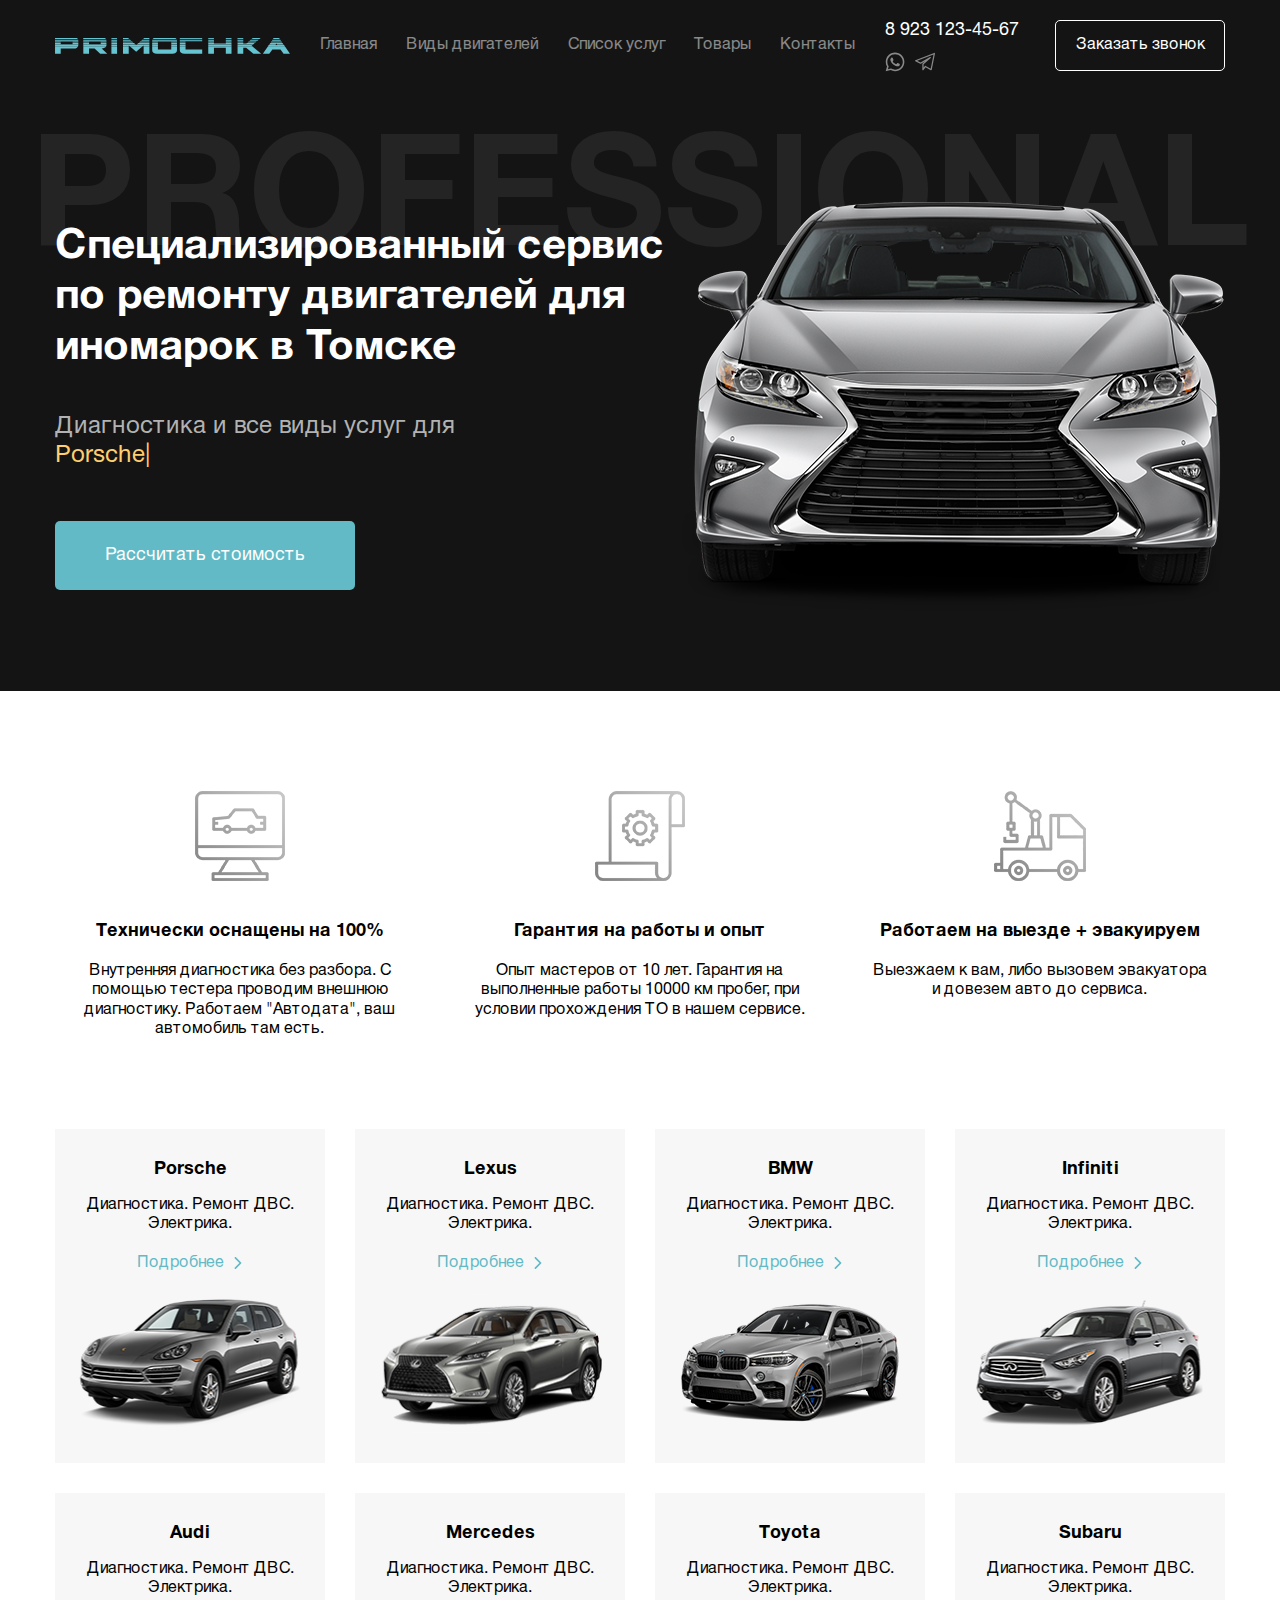
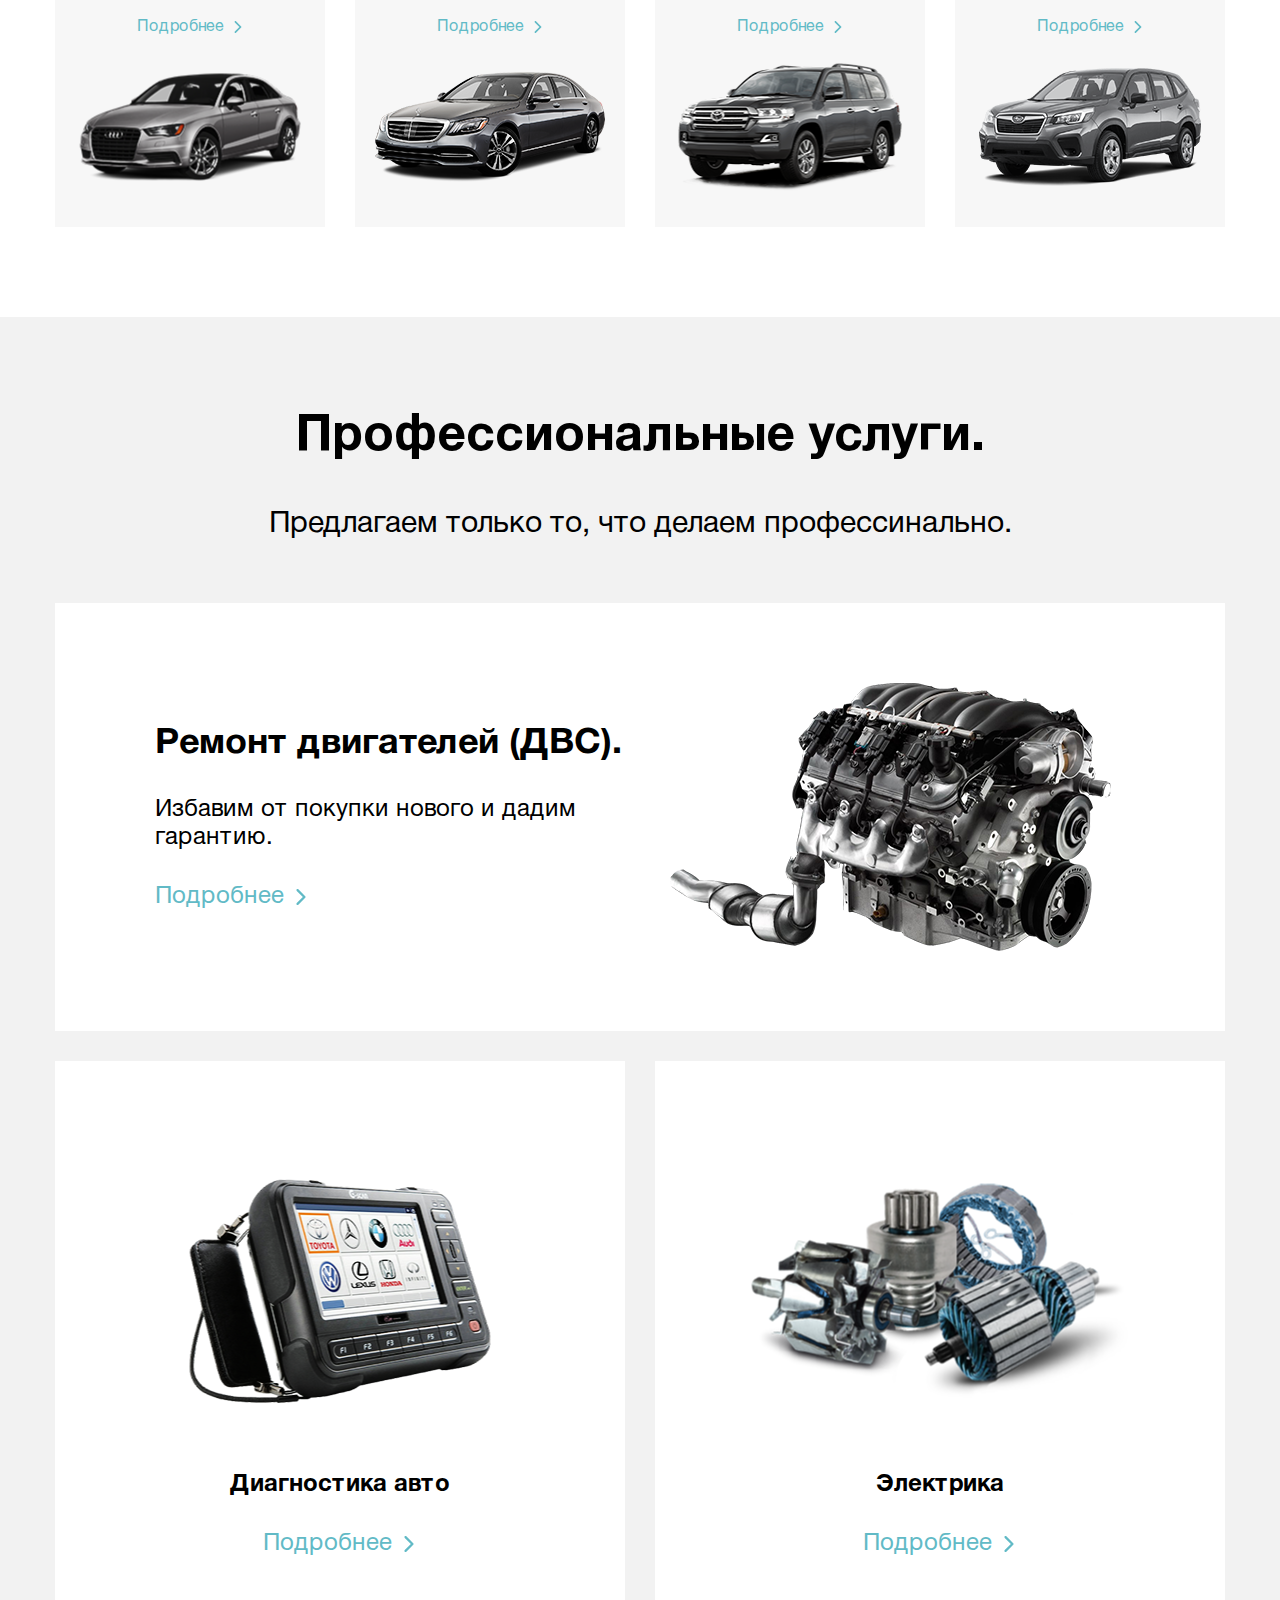
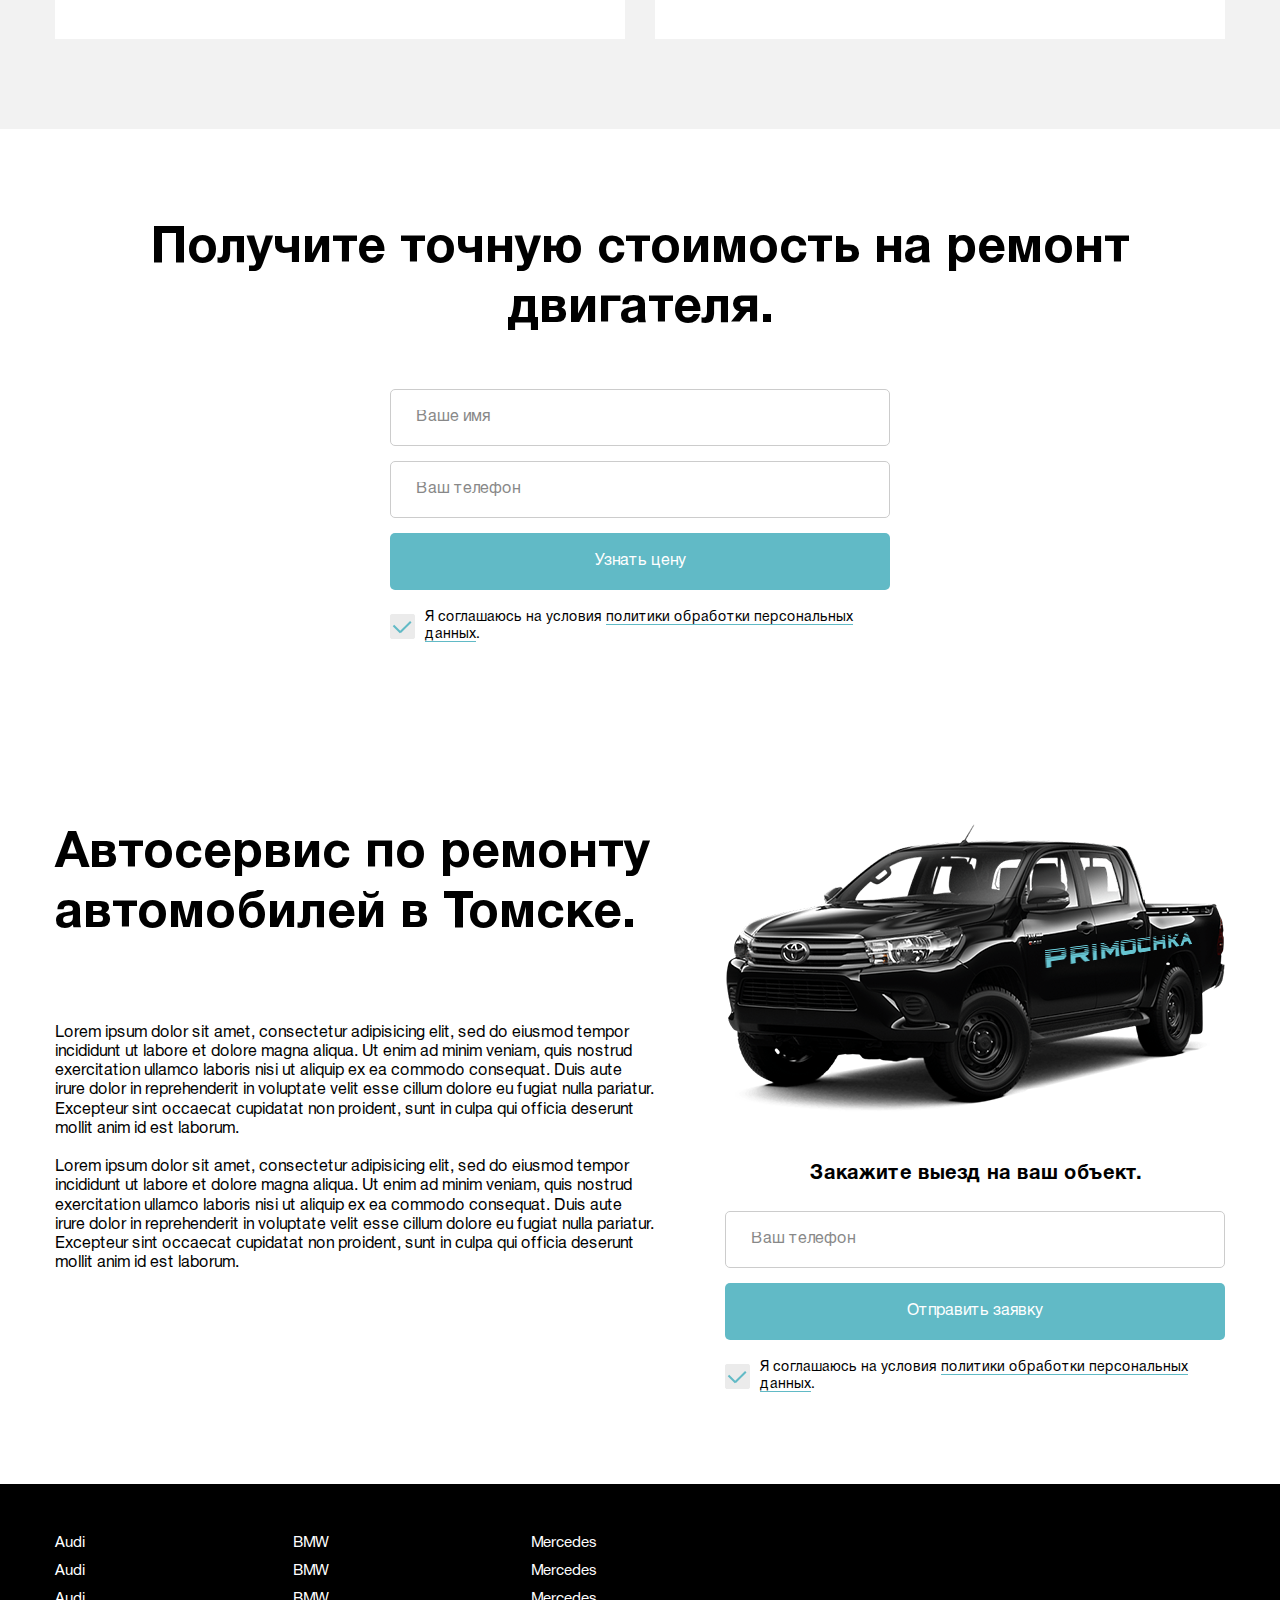
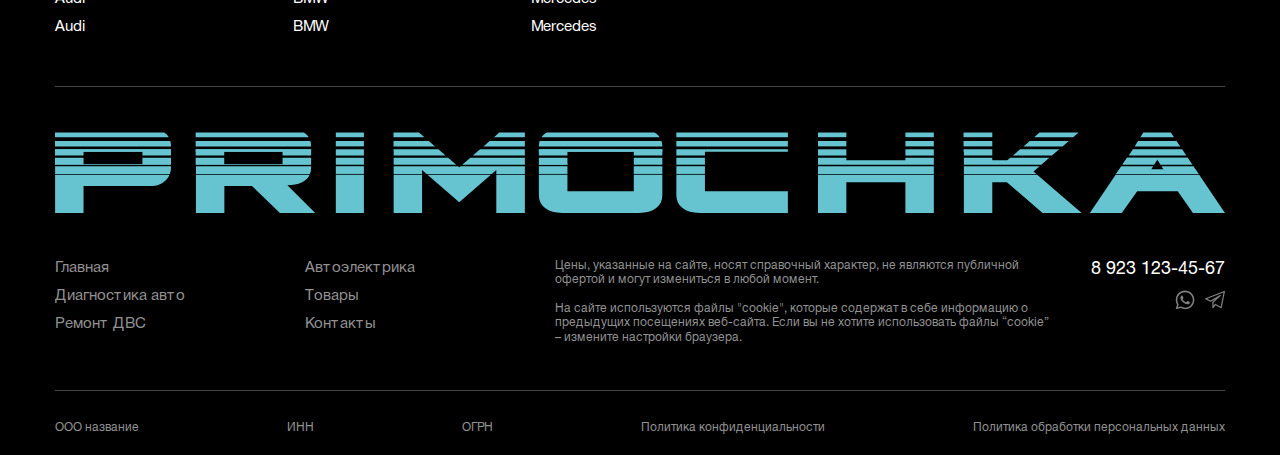
<file: index.html>
<!DOCTYPE html>
<html>
<head>
	<title></title>
	<meta name="keywords" content=''>
	<meta name="description" content=''>

	<meta name="format-detection" content="telephone=no">

	<meta http-equiv="Content-Type" content="text/html; charset=utf-8">
	<meta name="viewport" content="width=device-width,minimum-scale=1,maximum-scale=1">
	<link rel="stylesheet" href="css/reset.css" type="text/css">
	<link rel="stylesheet" href="css/jquery.fancybox.css" type="text/css">
	<link rel="stylesheet" href="css/slick.css" type="text/css">
	<link rel="stylesheet" href="css/layout.css" type="text/css">
	<link rel="stylesheet" href="css/main.css" type="text/css">

</head>
<body>
	<div class="body-wrap">
		<div class="b header">
			<div class="container">
				<div class="wrap">
					<div class="header-logo">
						<a href="/"><img src="i/logo.svg"></a>
					</div>
					<div class="header-nav">
						<ul>
							<li><a href="/">Главная</a></li>
							<li><a href="/">Виды двигателей</a></li>
							<li class="li-drop">
								<span>Список услуг</span>
								<div class="drop">
									<ul>
										<li><a href="/">Диагностика авто</a></li>
										<li><a href="/">Ремонт ДВС</a></li>
										<li><a href="/">Автоэлектрика</a></li>
									</ul>
								</div>
							</li>
							<li><a href="/">Товары</a></li>
							<li><a href="/">Контакты</a></li>
						</ul>
					</div>
					<div class="header-contacts">
						<a href="tel:89231234567">8 923 123-45-67</a>
						<ul class="social">
							<li><a href="#" target="_blank"><img src="i/social-1.svg"></a></li>
							<li><a href="#" target="_blank"><img src="i/social-2.svg"></a></li>
						</ul>
					</div>
					<a href="#popup-callback" class="header-btn fancybox">Заказать звонок</a>
					<div class="mobile-btn">
						<div class="mobile-btn-el"></div>
					</div>
				</div>
			</div>
			<div class="mobile-menu">
				<div class="close-btn"></div>
				<div class="nav">
					<ul>
						<li><a href="/">Главная</a></li>
						<li><a href="/">Виды двигателей</a></li>
						<li><a href="/">Список услуг</a></li>
						<li><a href="/">Товары</a></li>
						<li><a href="/">Контакты</a></li>
					</ul>
				</div>
				<div class="header-contacts">
					<a href="tel:89231234567">8 923 123-45-67</a>
					<ul class="social">
						<li><a href="#" target="_blank"><img src="i/social-1.svg"></a></li>
						<li><a href="#" target="_blank"><img src="i/social-2.svg"></a></li>
					</ul>
				</div>
				<a href="#popup-callback" class="header-btn fancybox">Заказать звонок</a>
			</div>
		</div>

		<div class="b face">
			<div class="back-text">Professional</div>
			<div class="container">
				<div class="wrap">
					<div class="content">
						<h2 class="b-title">Специализированный сервис по&nbsp;ремонту двигателей для иномарок в&nbsp;Томске</h2>
						<div class="text">Диагностика и все виды услуг для<br><span id="typed"></span></div>
						<a href="#form-block" class="b-btn scroll-btn">Рассчитать стоимость</a>
					</div>
					<div class="image">
						<div class="face-slider">
							<div class="slide"><img src="i/car-img.png"></div>
							<div class="slide"><img src="i/car-img-2.png"></div>
						</div>
					</div>
				</div>
			</div>
		</div>

		<div class="b b-ekr">
			<div class="container">
				<ul class="b-advs">
					<li>
						<div class="image"><img src="i/adv-1.png"></div>
						<div class="content">
							<div class="name">Технически оснащены на 100%</div>
							<div class="text">Внутренняя диагностика без разбора. С помощью тестера проводим внешнюю диагностику. Работаем "Автодата", ваш автомобиль там есть.</div>
						</div>
					</li>
					<li>
						<div class="image"><img src="i/adv-2.png"></div>
						<div class="content">
							<div class="name">Гарантия на работы и&nbsp;опыт</div>
							<div class="text">Опыт мастеров от 10 лет. Гарантия на выполненные работы 10000 км пробег, при условии прохождения ТО в нашем сервисе.</div>
						</div>
					</li>
					<li>
						<div class="image"><img src="i/adv-3.png"></div>
						<div class="content">
							<div class="name">Работаем на выезде + эвакуируем</div>
							<div class="text">Выезжаем к вам, либо вызовем эвакуатора и&nbsp;довезем авто до&nbsp;сервиса.</div>
						</div>
					</li>
				</ul>
				<ul class="b-marks">
					<li>
						<div class="top">
							<div class="name">Porsche</div>
							<div class="text">Диагностика. Ремонт&nbsp;ДВС. Электрика.</div>
						</div>
						<div class="bottom">
							<div class="more"><a href="#">Подробнее</a></div>
							<div class="image"><a href="#"><img src="i/mark-1.png"></a></div>
						</div>
					</li>
					<li>
						<div class="top">
							<div class="name">Lexus</div>
							<div class="text">Диагностика. Ремонт&nbsp;ДВС. Электрика.</div>
						</div>
						<div class="bottom">
							<div class="more"><a href="#">Подробнее</a></div>
							<div class="image"><a href="#"><img src="i/mark-2.png"></a></div>
						</div>
					</li>
					<li>
						<div class="top">
							<div class="name">BMW</div>
							<div class="text">Диагностика. Ремонт&nbsp;ДВС. Электрика.</div>
						</div>
						<div class="bottom">
							<div class="more"><a href="#">Подробнее</a></div>
							<div class="image"><a href="#"><img src="i/mark-3.png"></a></div>
						</div>
					</li>
					<li>
						<div class="top">
							<div class="name">Infiniti</div>
							<div class="text">Диагностика. Ремонт&nbsp;ДВС. Электрика.</div>
						</div>
						<div class="bottom">
							<div class="more"><a href="#">Подробнее</a></div>
							<div class="image"><a href="#"><img src="i/mark-4.png"></a></div>
						</div>
					</li>
					<li>
						<div class="top">
							<div class="name">Audi</div>
							<div class="text">Диагностика. Ремонт&nbsp;ДВС. Электрика.</div>
						</div>
						<div class="bottom">
							<div class="more"><a href="#">Подробнее</a></div>
							<div class="image"><a href="#"><img src="i/mark-5.png"></a></div>
						</div>
					</li>
					<li>
						<div class="top">
							<div class="name">Mercedes</div>
							<div class="text">Диагностика. Ремонт&nbsp;ДВС. Электрика.</div>
						</div>
						<div class="bottom">
							<div class="more"><a href="#">Подробнее</a></div>
							<div class="image"><a href="#"><img src="i/mark-6.png"></a></div>
						</div>
					</li>
					<li>
						<div class="top">
							<div class="name">Toyota</div>
							<div class="text">Диагностика. Ремонт&nbsp;ДВС. Электрика.</div>
						</div>
						<div class="bottom">
							<div class="more"><a href="#">Подробнее</a></div>
							<div class="image"><a href="#"><img src="i/mark-7.png"></a></div>
						</div>
					</li>
					<li>
						<div class="top">
							<div class="name">Subaru</div>
							<div class="text">Диагностика. Ремонт&nbsp;ДВС. Электрика.</div>
						</div>
						<div class="bottom">
							<div class="more"><a href="#">Подробнее</a></div>
							<div class="image"><a href="#"><img src="i/mark-8.png"></a></div>
						</div>
					</li>
				</ul>
			</div>
		</div>

		<div class="b b-ekr grey">
			<div class="container">
				<h2 class="b-title">Профессиональные услуги.</h2>
				<div class="b-subtitle">Предлагаем только то, что делаем профессинально.</div>
				<div class="b-services">
					<div class="item big">
						<div class="image"><img src="i/serv-1.png"></div>
						<div class="content">
							<div class="name">Ремонт двигателей (ДВС).</div>
							<div class="text">Избавим от покупки нового и&nbsp;дадим гарантию.</div>
							<div class="more"><a href="#">Подробнее</a></div>
						</div>
					</div>
					<div class="item">
						<div class="image"><img src="i/serv-2.png"></div>
						<div class="content">
							<div class="name">Диагностика авто</div>
							<div class="more"><a href="#">Подробнее</a></div>
						</div>
					</div>
					<div class="item">
						<div class="image"><img src="i/serv-3.png"></div>
						<div class="content">
							<div class="name">Электрика</div>
							<div class="more"><a href="#">Подробнее</a></div>
						</div>
					</div>
				</div>
			</div>
		</div>

		<div class="b b-ekr" id="form-block">
			<div class="container">
				<div class="b-form-wrap">
					<h2 class="b-title">Получите точную стоимость на ремонт двигателя.</h2>
					<div class="b-form">
						<form>
							<div class="b-input">
								<input type="text" placeholder="Ваше имя">
							</div>
							<div class="b-input">
								<input type="tel" placeholder="Ваш телефон">
							</div>
							<button type="submit" class="b-btn">Узнать цену</button>
							<div class="policy-text"><div class="radio-btn active"></div>Я соглашаюсь на условия <a href="#popup-policy" class="fancybox">политики обработки персональных данных</a>.</div>
						</form>
					</div>
				</div>
			</div>
		</div>

		<div class="b b-ekr">
			<div class="container">
				<div class="b-text-cols b-scroll-block">
					<div class="col-left">
						<h2 class="b-title">Автосервис по&nbsp;ремонту автомобилей в&nbsp;Томске.</h2>
						<div class="b-text">
							<p>Lorem ipsum dolor sit amet, consectetur adipisicing elit, sed do eiusmod tempor incididunt ut labore et dolore magna aliqua. Ut enim ad minim veniam, quis nostrud exercitation ullamco laboris nisi ut aliquip ex ea commodo consequat. Duis aute irure dolor in reprehenderit in voluptate velit esse cillum dolore eu fugiat nulla pariatur. Excepteur sint occaecat cupidatat non proident, sunt in culpa qui officia deserunt mollit anim id est laborum.</p><br>
							<p>Lorem ipsum dolor sit amet, consectetur adipisicing elit, sed do eiusmod tempor incididunt ut labore et dolore magna aliqua. Ut enim ad minim veniam, quis nostrud exercitation ullamco laboris nisi ut aliquip ex ea commodo consequat. Duis aute irure dolor in reprehenderit in voluptate velit esse cillum dolore eu fugiat nulla pariatur. Excepteur sint occaecat cupidatat non proident, sunt in culpa qui officia deserunt mollit anim id est laborum.</p>
						</div>
					</div>
					<div class="col-right b-scroll-el">
						<div class="image"><img src="i/car-img-2.png"></div>
						<div class="b-form">
							<div class="title">Закажите выезд на ваш объект.</div>
							<form>
								<div class="b-input">
									<input type="tel" placeholder="Ваш телефон">
								</div>
								<button type="submit" class="b-btn">Отправить заявку</button>
								<div class="policy-text"><div class="radio-btn active"></div>Я соглашаюсь на условия <a href="#popup-policy" class="fancybox">политики обработки персональных данных</a>.</div>
							</form>
						</div>
					</div>
				</div>
			</div>
		</div>

		<div class="b footer">
			<div class="container">
				<div class="footer-marks">
					<ul>
						<li><a href="#">Audi</a></li>
						<li><a href="#">BMW</a></li>
						<li><a href="#">Mercedes</a></li>
					</ul>
					<ul>
						<li><a href="#">Audi</a></li>
						<li><a href="#">BMW</a></li>
						<li><a href="#">Mercedes</a></li>
					</ul>
					<ul>
						<li><a href="#">Audi</a></li>
						<li><a href="#">BMW</a></li>
						<li><a href="#">Mercedes</a></li>
					</ul>
					<ul>
						<li><a href="#">Audi</a></li>
						<li><a href="#">BMW</a></li>
						<li><a href="#">Mercedes</a></li>
					</ul>
				</div>
				<div class="footer-content">
					<div class="footer-logo"><a href="/"><img src="i/logo.svg"></a></div>
					<div class="flex">
						<div class="footer-nav">
							<ul>
								<li><a href="/">Главная</a></li>
								<li><a href="/">Диагностика авто</a></li>
								<li><a href="/">Ремонт ДВС</a></li>
							</ul>
							<ul>
								<li><a href="/">Автоэлектрика</a></li>
								<li><a href="/">Товары</a></li>
								<li><a href="/">Контакты</a></li>
							</ul>
						</div>
						<div class="footer-contacts">
							<a href="tel:">8 923 123-45-67</a>
							<ul class="social">
								<li><a href="#" target="_blank"><img src="i/social-1.svg"></a></li>
								<li><a href="#" target="_blank"><img src="i/social-2.svg"></a></li>
							</ul>
						</div>
						<div class="footer-cookie">
							<p>Цены, указанные на сайте, носят справочный характер, не являются публичной офертой и могут измениться в любой момент.</p><br>
							<p>На сайте используются файлы "cookie", которые содержат в себе информацию о предыдущих посещениях веб-сайта. Если вы не хотите использовать файлы “cookie” – измените настройки браузера.</p>
						</div>
					</div>
				</div>
				<div class="footer-info">
					<ul>
						<li>ООО название</li>
						<li>ИНН</li>
						<li>ОГРН</li>
						<li><a href="#" target="_blank">Политика конфиденциальности</a></li>
						<li><a href="#popup-policy" class="fancybox">Политика обработки персональных данных</a></li>
					</ul>
				</div>
			</div>
		</div>

		<div style="display:none;">
			<div class="b-popup" id="popup-callback">
				<div class="title">Оставьте заявку</div>
				<div class="subtitle">Наш менеджер свжется с вами в ближайшее время</div>
				<div class="b-form">
					<form>
						<div class="b-input">
							<input type="text" placeholder="Ваше имя">
						</div>
						<div class="b-input">
							<input type="tel" placeholder="Ваш телефон">
						</div>
						<button type="submit" class="b-btn">Заказать звонок</button>
						<div class="policy-text"><div class="radio-btn active"></div>Я соглашаюсь на условия <a href="#popup-policy" class="fancybox">политики обработки персональных данных</a>.</div>
					</form>
				</div>
			</div>

			<div class="b-popup" id="popup-order">
				<div class="title">Оформите заявку на товар</div>
				<div class="b-form">
					<form>
						<div class="b-input">
							<input type="text" placeholder="Ваше имя">
						</div>
						<div class="b-input">
							<input type="tel" placeholder="Ваш телефон">
						</div>
						<button type="submit" class="b-btn">Заказать звонок</button>
						<div class="policy-text"><div class="radio-btn active"></div>Я соглашаюсь на условия <a href="#popup-policy" class="fancybox">политики обработки персональных данных</a>.</div>
					</form>
				</div>
			</div>

			<div class="b-popup b-popup-policy" id="popup-policy">
				<div class="title">Соглашение на обработку персональных данных</div>
				<div class="b-text">
					<p>Данное соглашение создано нами с целью максимальной защищенности ваших данных. Пожалуйста, прочтите внимательно нашу политику конфиденциальности.<br> Когда вы отправляете заявку на нашем сайте с целью получения услуг, какой-либо справочной информации или обратной связи, вы автоматически даете согласие на обработку нами ваших персональных данных, а также иной информации: хранение, использование и сбор. Мы гарантируем, что ваши личные и персональные данные никогда не будут переданы третьим лицам.</p><br>
					<p>Все указываемые персональные данные, такие как:<br> • адрес электронной почты,<br> • ваше имя,<br> • контактный номер телефона</p><br>
					<p>Мы используем исключительно для связи с вами в следующих случаях: ответ на вопросы, обработка ваших заявок.</p>
				</div>
			</div>
		</div>
	</div>

	<script type="text/javascript" src="js/jquery-2.1.1.min.js"></script>
	<script type="text/javascript" src="js/jquery.fancybox.js"></script>
	<script type="text/javascript" src="js/jquery.inputmask.bundle.js"></script>
	<script type="text/javascript" src="js/slick.js"></script>
	<script type="text/javascript" src="js/typed.min.js"></script>
	<script type="text/javascript" src="js/main.js"></script>
	<script type="text/javascript">
		$('#typed').typed({
			strings: ['Porsche', 'Mercedes', 'BMW', 'Audi', 'Toyota', 'Lexus', 'Infiniti', 'Subaru'],
			contentType: 'html',
			loop: true,
			backDelay: 3000
		});
	</script>
</body>
</html>
</file>
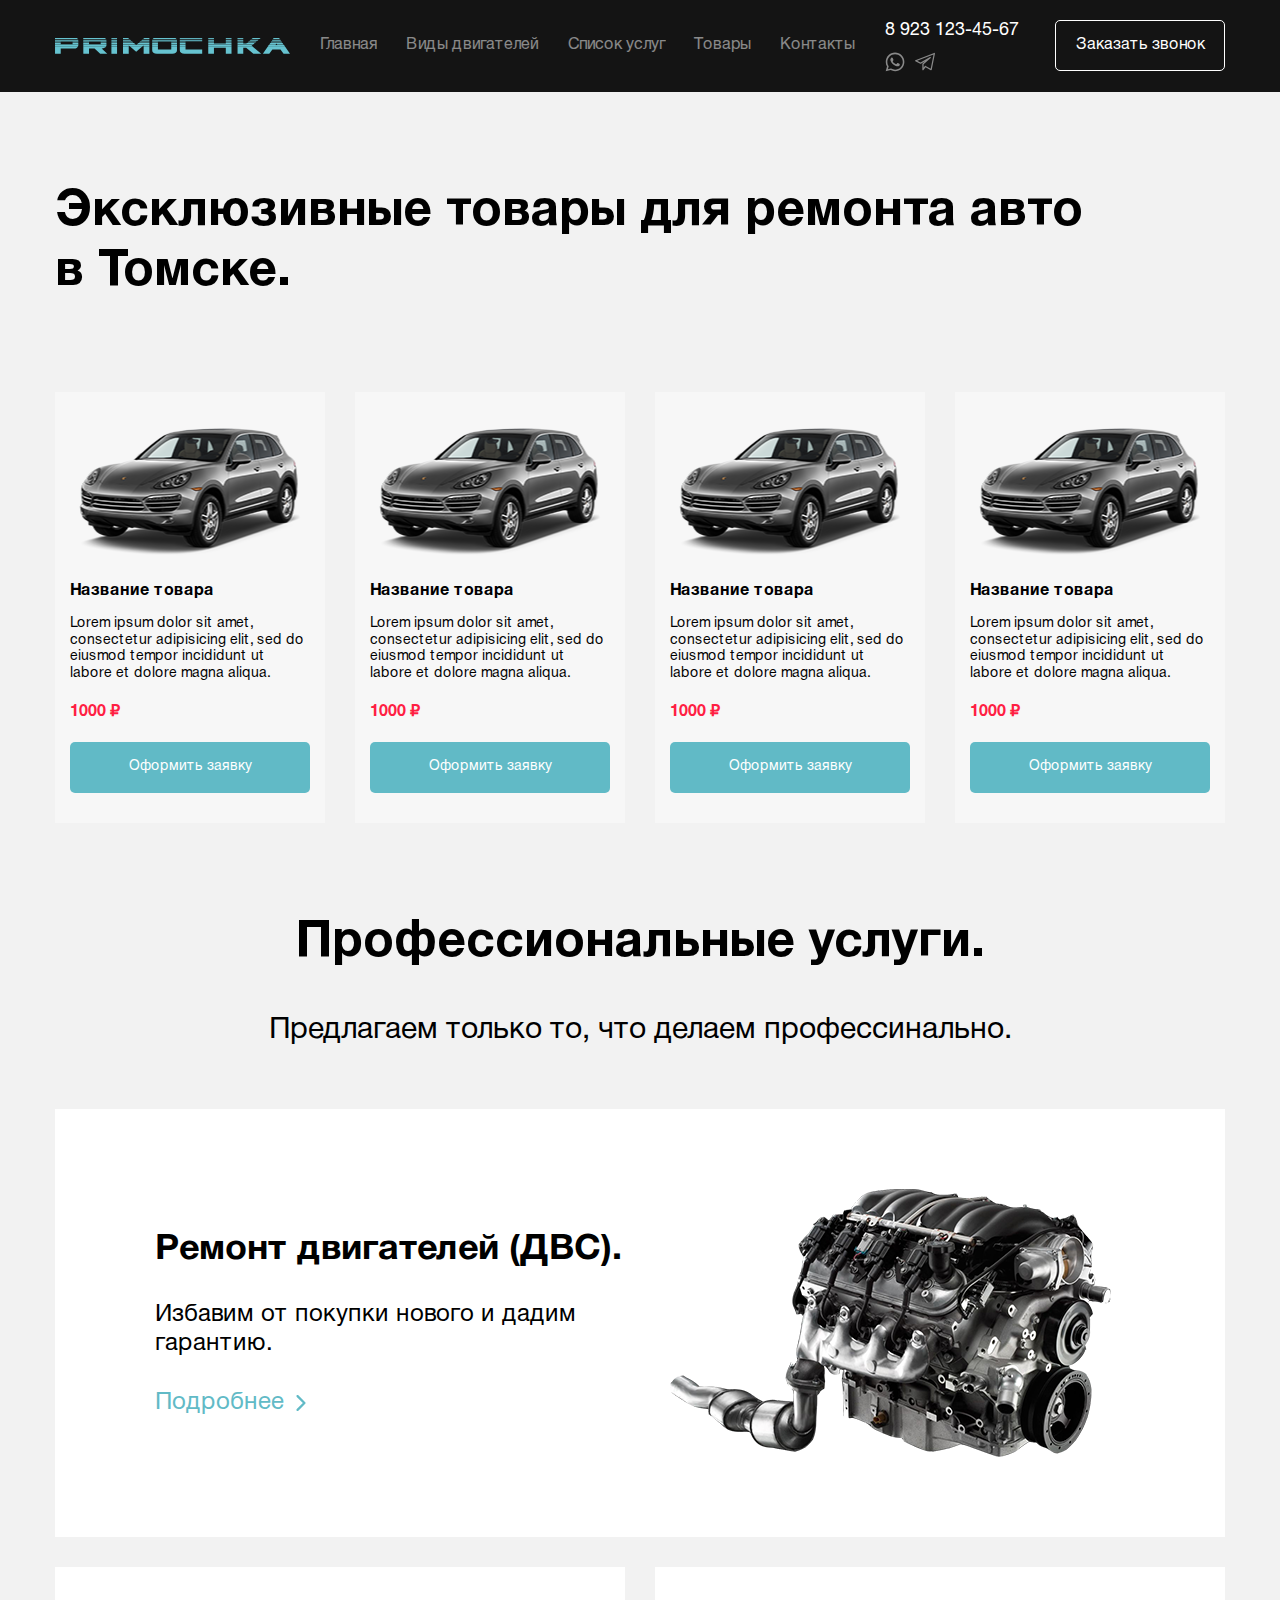
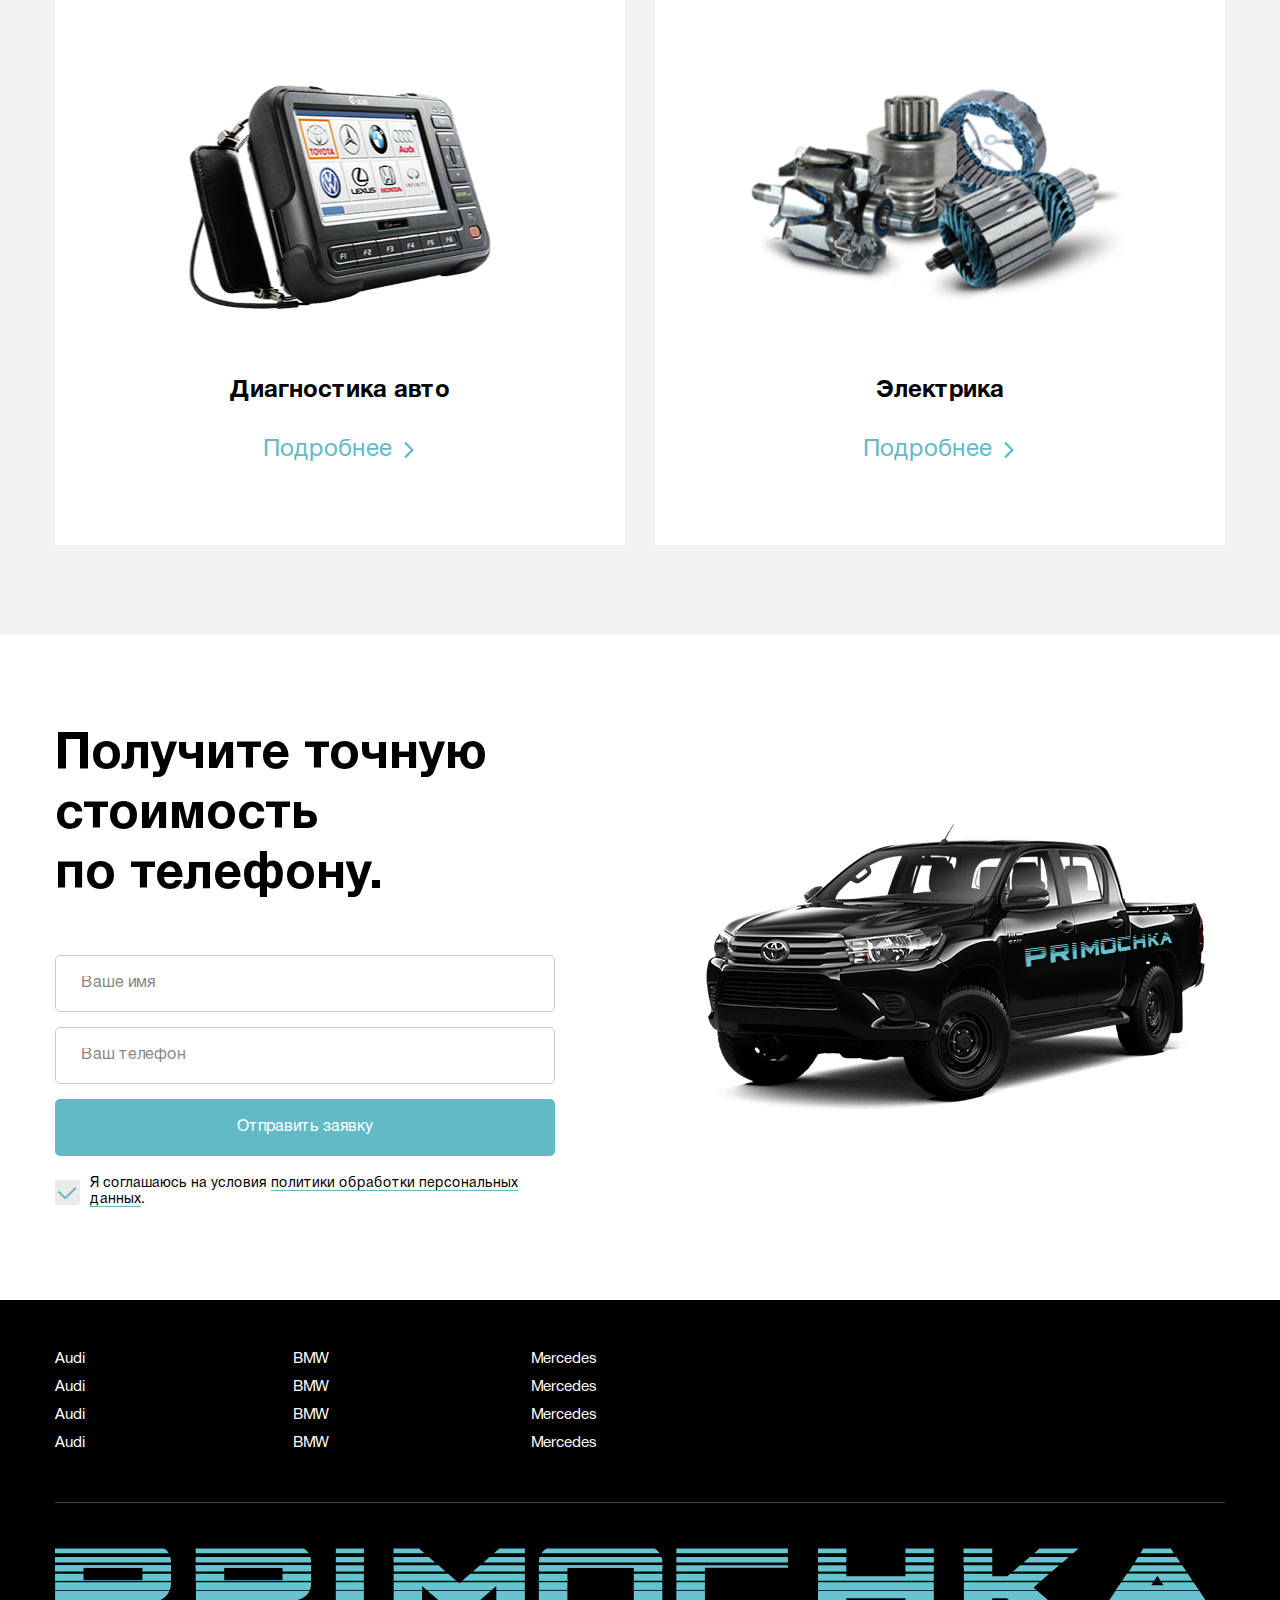
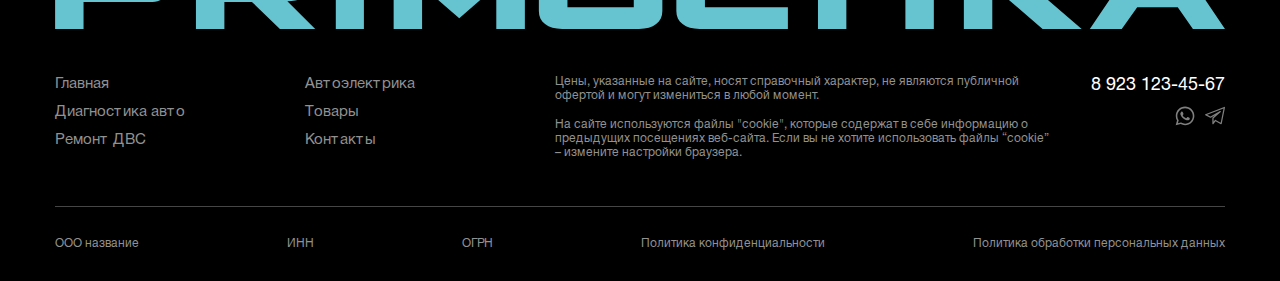
<file: catalog.html>
<!DOCTYPE html>
<html>
<head>
	<title></title>
	<meta name="keywords" content=''>
	<meta name="description" content=''>

	<meta name="format-detection" content="telephone=no">

	<meta http-equiv="Content-Type" content="text/html; charset=utf-8">
	<meta name="viewport" content="width=device-width,minimum-scale=1,maximum-scale=1">
	<link rel="stylesheet" href="css/reset.css" type="text/css">
	<link rel="stylesheet" href="css/jquery.fancybox.css" type="text/css">
	<link rel="stylesheet" href="css/slick.css" type="text/css">
	<link rel="stylesheet" href="css/layout.css" type="text/css">
	<link rel="stylesheet" href="css/main.css" type="text/css">

</head>
<body>
	<div class="body-wrap">
		<div class="b header">
			<div class="container">
				<div class="wrap">
					<div class="header-logo">
						<a href="/"><img src="i/logo.svg"></a>
					</div>
					<div class="header-nav">
						<ul>
							<li><a href="/">Главная</a></li>
							<li><a href="/">Виды двигателей</a></li>
							<li><a href="/">Список услуг</a></li>
							<li><a href="/">Товары</a></li>
							<li><a href="/">Контакты</a></li>
						</ul>
					</div>
					<div class="header-contacts">
						<a href="tel:89231234567">8 923 123-45-67</a>
						<ul class="social">
							<li><a href="#" target="_blank"><img src="i/social-1.svg"></a></li>
							<li><a href="#" target="_blank"><img src="i/social-2.svg"></a></li>
						</ul>
					</div>
					<a href="#popup-callback" class="header-btn fancybox">Заказать звонок</a>
					<div class="mobile-btn">
						<div class="mobile-btn-el"></div>
					</div>
				</div>
			</div>
			<div class="mobile-menu">
				<div class="close-btn"></div>
				<div class="nav">
					<ul>
						<li><a href="/">Главная</a></li>
						<li><a href="/">Виды двигателей</a></li>
						<li><a href="/">Список услуг</a></li>
						<li><a href="/">Товары</a></li>
						<li><a href="/">Контакты</a></li>
					</ul>
				</div>
				<div class="header-contacts">
					<a href="tel:89231234567">8 923 123-45-67</a>
					<ul class="social">
						<li><a href="#" target="_blank"><img src="i/social-1.svg"></a></li>
						<li><a href="#" target="_blank"><img src="i/social-2.svg"></a></li>
					</ul>
				</div>
				<a href="#popup-callback" class="header-btn fancybox">Заказать звонок</a>
			</div>
		</div>

		<div class="b b-ekr grey no-pad-bot left-align">
			<div class="container">
				<h2 class="b-title">Эксклюзивные товары для ремонта авто в&nbsp;Томске.</h2>
				<ul class="b-catalog">
					<li>
						<div class="top">
							<div class="image"><img src="i/mark-1.png"></div>
							<div class="name">Название товара</div>
							<div class="text">Lorem ipsum dolor sit amet, consectetur adipisicing elit, sed do eiusmod tempor incididunt ut labore et dolore magna aliqua.</div>
						</div>
						<div class="bottom">
							<div class="price">1000 ₽</div>
							<a href="#popup-order" class="b-btn fancybox">Оформить заявку</a>
						</div>
					</li>
					<li>
						<div class="top">
							<div class="image"><img src="i/mark-1.png"></div>
							<div class="name">Название товара</div>
							<div class="text">Lorem ipsum dolor sit amet, consectetur adipisicing elit, sed do eiusmod tempor incididunt ut labore et dolore magna aliqua.</div>
						</div>
						<div class="bottom">
							<div class="price">1000 ₽</div>
							<a href="#popup-order" class="b-btn fancybox">Оформить заявку</a>
						</div>
					</li>
					<li>
						<div class="top">
							<div class="image"><img src="i/mark-1.png"></div>
							<div class="name">Название товара</div>
							<div class="text">Lorem ipsum dolor sit amet, consectetur adipisicing elit, sed do eiusmod tempor incididunt ut labore et dolore magna aliqua.</div>
						</div>
						<div class="bottom">
							<div class="price">1000 ₽</div>
							<a href="#popup-order" class="b-btn fancybox">Оформить заявку</a>
						</div>
					</li>
					<li>
						<div class="top">
							<div class="image"><img src="i/mark-1.png"></div>
							<div class="name">Название товара</div>
							<div class="text">Lorem ipsum dolor sit amet, consectetur adipisicing elit, sed do eiusmod tempor incididunt ut labore et dolore magna aliqua.</div>
						</div>
						<div class="bottom">
							<div class="price">1000 ₽</div>
							<a href="#popup-order" class="b-btn fancybox">Оформить заявку</a>
						</div>
					</li>
				</ul>
			</div>
		</div>

		<div class="b b-ekr grey">
			<div class="container">
				<h2 class="b-title">Профессиональные услуги.</h2>
				<div class="b-subtitle">Предлагаем только то, что делаем профессинально.</div>
				<div class="b-services">
					<div class="item big">
						<div class="image"><img src="i/serv-1.png"></div>
						<div class="content">
							<div class="name">Ремонт двигателей (ДВС).</div>
							<div class="text">Избавим от покупки нового и&nbsp;дадим гарантию.</div>
							<div class="more"><a href="#">Подробнее</a></div>
						</div>
					</div>
					<div class="item">
						<div class="image"><img src="i/serv-2.png"></div>
						<div class="content">
							<div class="name">Диагностика авто</div>
							<div class="more"><a href="#">Подробнее</a></div>
						</div>
					</div>
					<div class="item">
						<div class="image"><img src="i/serv-3.png"></div>
						<div class="content">
							<div class="name">Электрика</div>
							<div class="more"><a href="#">Подробнее</a></div>
						</div>
					</div>
				</div>
			</div>
		</div>

		<div class="b b-ekr">
			<div class="container">
				<div class="b-callback">
					<div class="content">
						<h2 class="b-title">Получите точную стоимость по&nbsp;телефону.</h2>
						<div class="b-form">
							<form>
								<div class="b-input">
									<input type="text" placeholder="Ваше имя">
								</div>
								<div class="b-input">
									<input type="tel" placeholder="Ваш телефон">
								</div>
								<button type="submit" class="b-btn">Отправить заявку</button>
								<div class="policy-text"><div class="radio-btn active"></div>Я соглашаюсь на условия <a href="#popup-policy" class="fancybox">политики обработки персональных данных</a>.</div>
							</form>
						</div>
					</div>
					<div class="image"><img src="i/car-img-2.png"></div>
				</div>
			</div>
		</div>

		<div class="b footer">
			<div class="container">
				<div class="footer-marks">
					<ul>
						<li><a href="#">Audi</a></li>
						<li><a href="#">BMW</a></li>
						<li><a href="#">Mercedes</a></li>
					</ul>
					<ul>
						<li><a href="#">Audi</a></li>
						<li><a href="#">BMW</a></li>
						<li><a href="#">Mercedes</a></li>
					</ul>
					<ul>
						<li><a href="#">Audi</a></li>
						<li><a href="#">BMW</a></li>
						<li><a href="#">Mercedes</a></li>
					</ul>
					<ul>
						<li><a href="#">Audi</a></li>
						<li><a href="#">BMW</a></li>
						<li><a href="#">Mercedes</a></li>
					</ul>
				</div>
				<div class="footer-content">
					<div class="footer-logo"><a href="/"><img src="i/logo.svg"></a></div>
					<div class="flex">
						<div class="footer-nav">
							<ul>
								<li><a href="/">Главная</a></li>
								<li><a href="/">Диагностика авто</a></li>
								<li><a href="/">Ремонт ДВС</a></li>
							</ul>
							<ul>
								<li><a href="/">Автоэлектрика</a></li>
								<li><a href="/">Товары</a></li>
								<li><a href="/">Контакты</a></li>
							</ul>
						</div>
						<div class="footer-contacts">
							<a href="tel:">8 923 123-45-67</a>
							<ul class="social">
								<li><a href="#" target="_blank"><img src="i/social-1.svg"></a></li>
								<li><a href="#" target="_blank"><img src="i/social-2.svg"></a></li>
							</ul>
						</div>
						<div class="footer-cookie">
							<p>Цены, указанные на сайте, носят справочный характер, не являются публичной офертой и могут измениться в любой момент.</p><br>
							<p>На сайте используются файлы "cookie", которые содержат в себе информацию о предыдущих посещениях веб-сайта. Если вы не хотите использовать файлы “cookie” – измените настройки браузера.</p>
						</div>
					</div>
				</div>
				<div class="footer-info">
					<ul>
						<li>ООО название</li>
						<li>ИНН</li>
						<li>ОГРН</li>
						<li><a href="#" target="_blank">Политика конфиденциальности</a></li>
						<li><a href="#popup-policy" class="fancybox">Политика обработки персональных данных</a></li>
					</ul>
				</div>
			</div>
		</div>

		<div style="display:none;">
			<div class="b-popup" id="popup-callback">
				<div class="title">Оставьте заявку</div>
				<div class="subtitle">Наш менеджер свжется с вами в ближайшее время</div>
				<div class="b-form">
					<form>
						<div class="b-input">
							<input type="text" placeholder="Ваше имя">
						</div>
						<div class="b-input">
							<input type="tel" placeholder="Ваш телефон">
						</div>
						<button type="submit" class="b-btn">Заказать звонок</button>
						<div class="policy-text"><div class="radio-btn active"></div>Я соглашаюсь на условия <a href="#popup-policy" class="fancybox">политики обработки персональных данных</a>.</div>
					</form>
				</div>
			</div>

			<div class="b-popup" id="popup-order">
				<div class="title">Оформите заявку на товар</div>
				<div class="b-form">
					<form>
						<div class="b-input">
							<input type="text" placeholder="Ваше имя">
						</div>
						<div class="b-input">
							<input type="tel" placeholder="Ваш телефон">
						</div>
						<button type="submit" class="b-btn">Заказать звонок</button>
						<div class="policy-text"><div class="radio-btn active"></div>Я соглашаюсь на условия <a href="#popup-policy" class="fancybox">политики обработки персональных данных</a>.</div>
					</form>
				</div>
			</div>

			<div class="b-popup b-popup-policy" id="popup-policy">
				<div class="title">Соглашение на обработку персональных данных</div>
				<div class="b-text">
					<p>Данное соглашение создано нами с целью максимальной защищенности ваших данных. Пожалуйста, прочтите внимательно нашу политику конфиденциальности.<br> Когда вы отправляете заявку на нашем сайте с целью получения услуг, какой-либо справочной информации или обратной связи, вы автоматически даете согласие на обработку нами ваших персональных данных, а также иной информации: хранение, использование и сбор. Мы гарантируем, что ваши личные и персональные данные никогда не будут переданы третьим лицам.</p><br>
					<p>Все указываемые персональные данные, такие как:<br> • адрес электронной почты,<br> • ваше имя,<br> • контактный номер телефона</p><br>
					<p>Мы используем исключительно для связи с вами в следующих случаях: ответ на вопросы, обработка ваших заявок.</p>
				</div>
			</div>
		</div>
	</div>

	<script type="text/javascript" src="js/jquery-2.1.1.min.js"></script>
	<script type="text/javascript" src="js/jquery.fancybox.js"></script>
	<script type="text/javascript" src="js/jquery.inputmask.bundle.js"></script>
	<script type="text/javascript" src="js/slick.js"></script>
	<script type="text/javascript" src="js/main.js"></script>
</body>
</html>
</file>
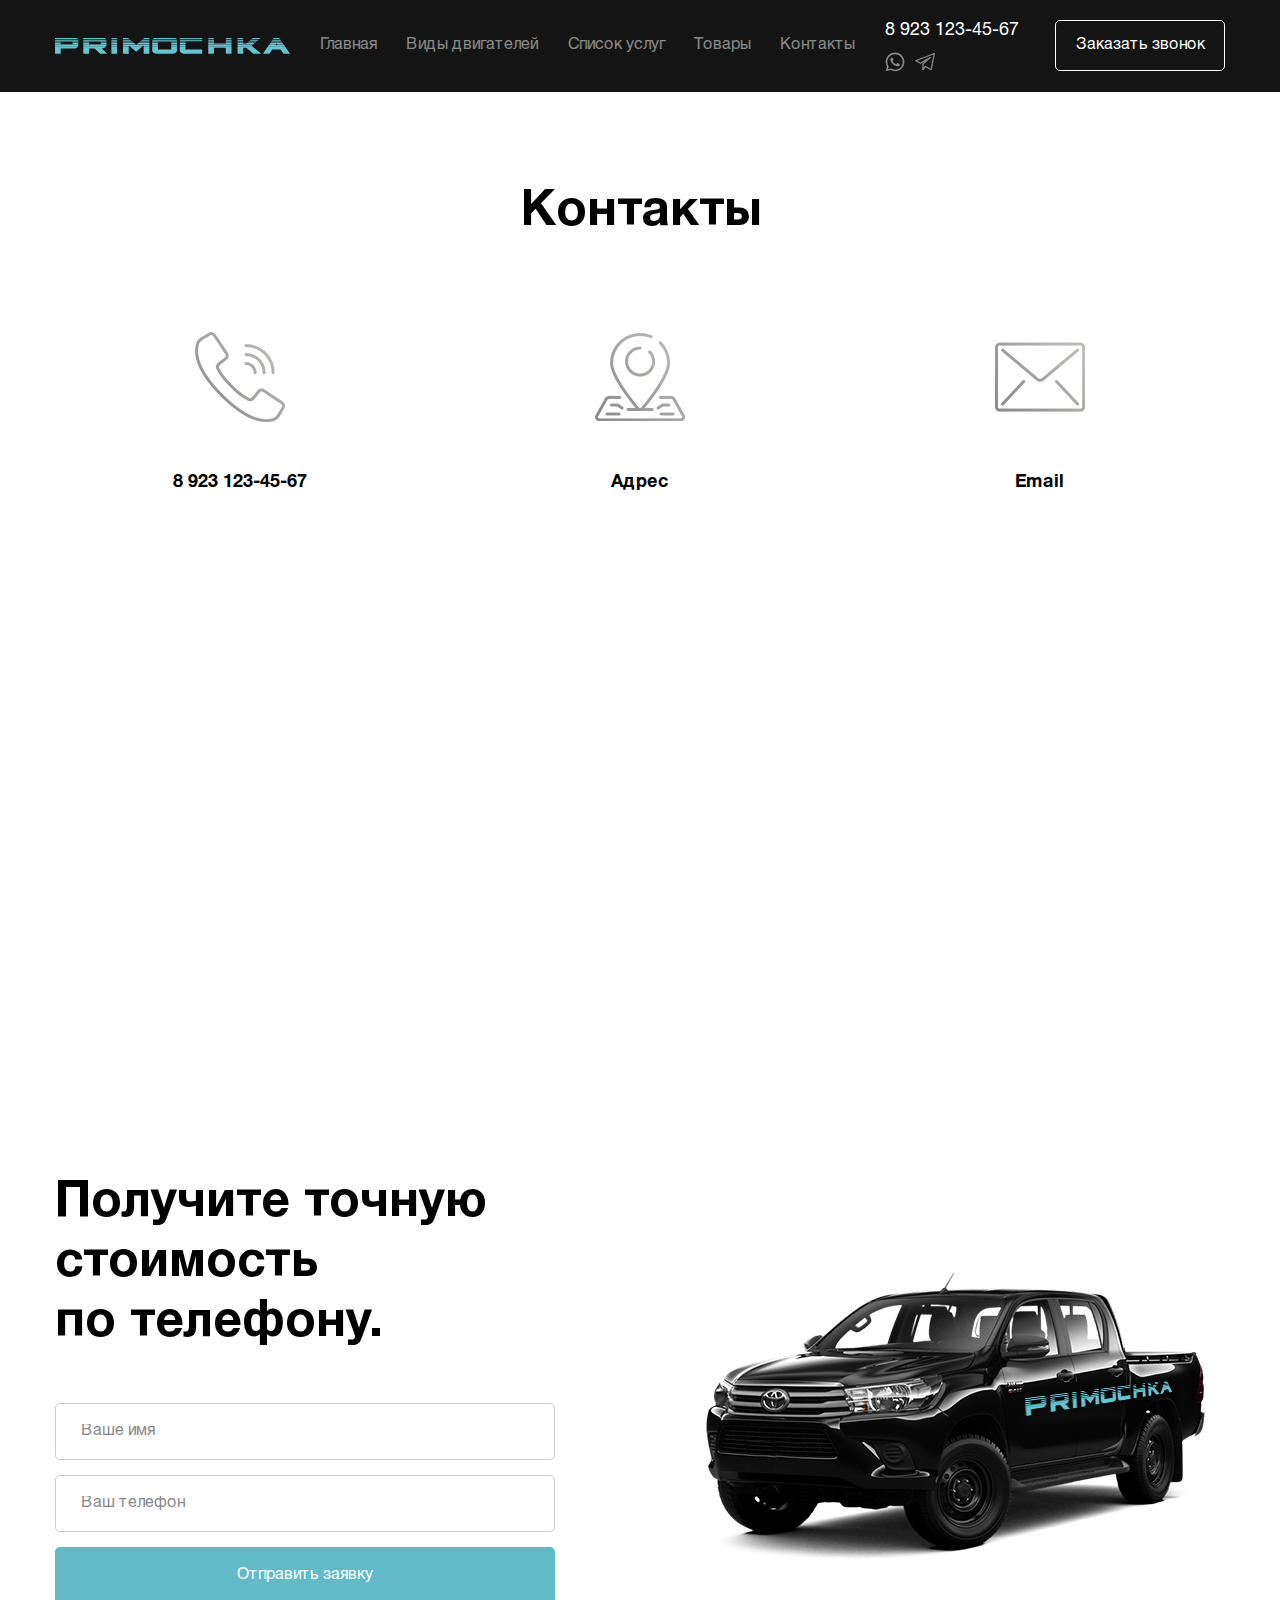
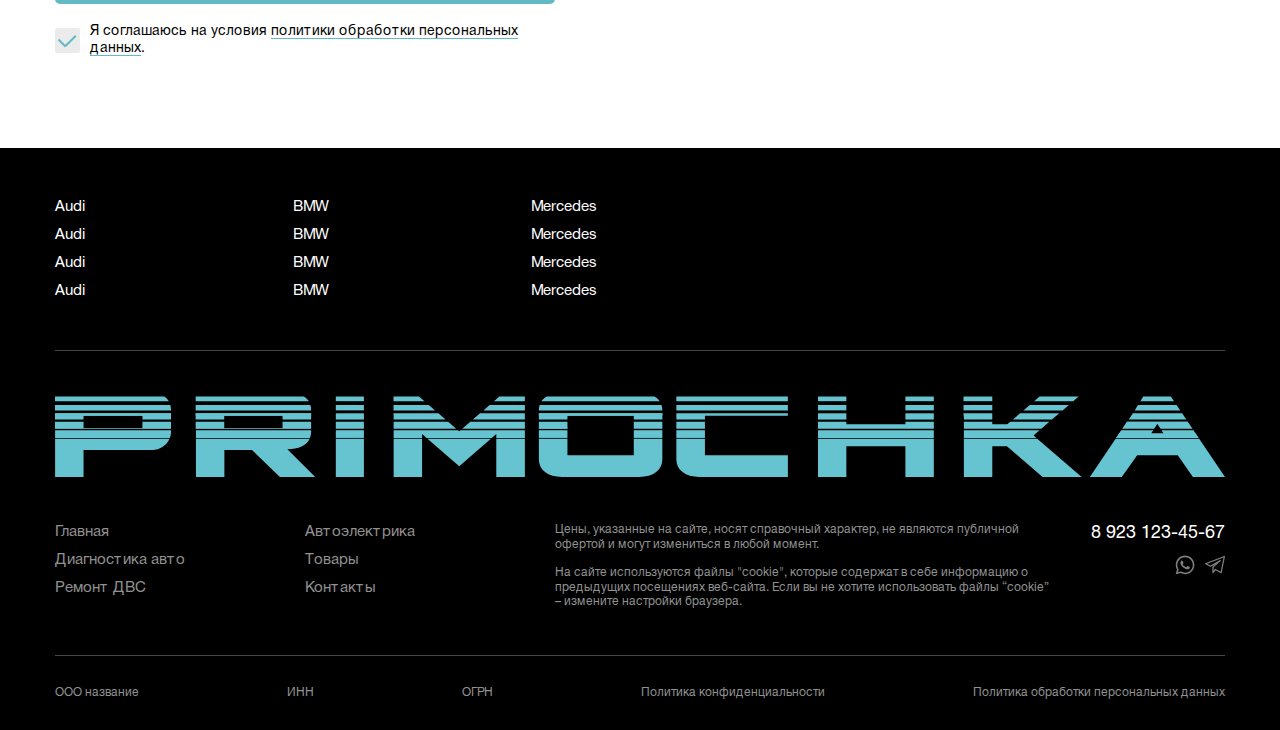
<file: contacts.html>
<!DOCTYPE html>
<html>
<head>
	<title></title>
	<meta name="keywords" content=''>
	<meta name="description" content=''>

	<meta name="format-detection" content="telephone=no">

	<meta http-equiv="Content-Type" content="text/html; charset=utf-8">
	<meta name="viewport" content="width=device-width,minimum-scale=1,maximum-scale=1">
	<link rel="stylesheet" href="css/reset.css" type="text/css">
	<link rel="stylesheet" href="css/jquery.fancybox.css" type="text/css">
	<link rel="stylesheet" href="css/slick.css" type="text/css">
	<link rel="stylesheet" href="css/layout.css" type="text/css">
	<link rel="stylesheet" href="css/main.css" type="text/css">

</head>
<body>
	<div class="body-wrap">
		<div class="b header">
			<div class="container">
				<div class="wrap">
					<div class="header-logo">
						<a href="/"><img src="i/logo.svg"></a>
					</div>
					<div class="header-nav">
						<ul>
							<li><a href="/">Главная</a></li>
							<li><a href="/">Виды двигателей</a></li>
							<li><a href="/">Список услуг</a></li>
							<li><a href="/">Товары</a></li>
							<li><a href="/">Контакты</a></li>
						</ul>
					</div>
					<div class="header-contacts">
						<a href="tel:89231234567">8 923 123-45-67</a>
						<ul class="social">
							<li><a href="#" target="_blank"><img src="i/social-1.svg"></a></li>
							<li><a href="#" target="_blank"><img src="i/social-2.svg"></a></li>
						</ul>
					</div>
					<a href="#popup-callback" class="header-btn fancybox">Заказать звонок</a>
					<div class="mobile-btn">
						<div class="mobile-btn-el"></div>
					</div>
				</div>
			</div>
			<div class="mobile-menu">
				<div class="close-btn"></div>
				<div class="nav">
					<ul>
						<li><a href="/">Главная</a></li>
						<li><a href="/">Виды двигателей</a></li>
						<li><a href="/">Список услуг</a></li>
						<li><a href="/">Товары</a></li>
						<li><a href="/">Контакты</a></li>
					</ul>
				</div>
				<div class="header-contacts">
					<a href="tel:89231234567">8 923 123-45-67</a>
					<ul class="social">
						<li><a href="#" target="_blank"><img src="i/social-1.svg"></a></li>
						<li><a href="#" target="_blank"><img src="i/social-2.svg"></a></li>
					</ul>
				</div>
				<a href="#popup-callback" class="header-btn fancybox">Заказать звонок</a>
			</div>
		</div>

		<div class="b b-ekr">
			<div class="container">
				<h2 class="b-title">Контакты</h2>
				<ul class="b-contacts">
					<li>
						<div class="icon"><img src="i/contact-1.png"></div>
						<div class="text"><a href="tel:89231234567">8 923 123-45-67</a></div>
					</li>
					<li>
						<div class="icon"><img src="i/contact-2.png"></div>
						<div class="text">Адрес</div>
					</li>
					<li>
						<div class="icon"><img src="i/contact-3.png"></div>
						<div class="text">Email</div>
					</li>
				</ul>
			</div>
		</div>

		<div class="b map">
			<iframe src="https://yandex.ru/map-widget/v1/-/CCQxqGH40C" width="100%" height="100%" frameborder="0" allowfullscreen="true"></iframe>
		</div>

		<div class="b b-ekr">
			<div class="container">
				<div class="b-callback">
					<div class="content">
						<h2 class="b-title">Получите точную стоимость по&nbsp;телефону.</h2>
						<div class="b-form">
							<form>
								<div class="b-input">
									<input type="text" placeholder="Ваше имя">
								</div>
								<div class="b-input">
									<input type="tel" placeholder="Ваш телефон">
								</div>
								<button type="submit" class="b-btn">Отправить заявку</button>
								<div class="policy-text"><div class="radio-btn active"></div>Я соглашаюсь на условия <a href="#popup-policy" class="fancybox">политики обработки персональных данных</a>.</div>
							</form>
						</div>
					</div>
					<div class="image"><img src="i/car-img-2.png"></div>
				</div>
			</div>
		</div>

		<div class="b footer">
			<div class="container">
				<div class="footer-marks">
					<ul>
						<li><a href="#">Audi</a></li>
						<li><a href="#">BMW</a></li>
						<li><a href="#">Mercedes</a></li>
					</ul>
					<ul>
						<li><a href="#">Audi</a></li>
						<li><a href="#">BMW</a></li>
						<li><a href="#">Mercedes</a></li>
					</ul>
					<ul>
						<li><a href="#">Audi</a></li>
						<li><a href="#">BMW</a></li>
						<li><a href="#">Mercedes</a></li>
					</ul>
					<ul>
						<li><a href="#">Audi</a></li>
						<li><a href="#">BMW</a></li>
						<li><a href="#">Mercedes</a></li>
					</ul>
				</div>
				<div class="footer-content">
					<div class="footer-logo"><a href="/"><img src="i/logo.svg"></a></div>
					<div class="flex">
						<div class="footer-nav">
							<ul>
								<li><a href="/">Главная</a></li>
								<li><a href="/">Диагностика авто</a></li>
								<li><a href="/">Ремонт ДВС</a></li>
							</ul>
							<ul>
								<li><a href="/">Автоэлектрика</a></li>
								<li><a href="/">Товары</a></li>
								<li><a href="/">Контакты</a></li>
							</ul>
						</div>
						<div class="footer-contacts">
							<a href="tel:">8 923 123-45-67</a>
							<ul class="social">
								<li><a href="#" target="_blank"><img src="i/social-1.svg"></a></li>
								<li><a href="#" target="_blank"><img src="i/social-2.svg"></a></li>
							</ul>
						</div>
						<div class="footer-cookie">
							<p>Цены, указанные на сайте, носят справочный характер, не являются публичной офертой и могут измениться в любой момент.</p><br>
							<p>На сайте используются файлы "cookie", которые содержат в себе информацию о предыдущих посещениях веб-сайта. Если вы не хотите использовать файлы “cookie” – измените настройки браузера.</p>
						</div>
					</div>
				</div>
				<div class="footer-info">
					<ul>
						<li>ООО название</li>
						<li>ИНН</li>
						<li>ОГРН</li>
						<li><a href="#" target="_blank">Политика конфиденциальности</a></li>
						<li><a href="#popup-policy" class="fancybox">Политика обработки персональных данных</a></li>
					</ul>
				</div>
			</div>
		</div>

		<div style="display:none;">
			<div class="b-popup" id="popup-callback">
				<div class="title">Оставьте заявку</div>
				<div class="subtitle">Наш менеджер свжется с вами в ближайшее время</div>
				<div class="b-form">
					<form>
						<div class="b-input">
							<input type="text" placeholder="Ваше имя">
						</div>
						<div class="b-input">
							<input type="tel" placeholder="Ваш телефон">
						</div>
						<button type="submit" class="b-btn">Заказать звонок</button>
						<div class="policy-text"><div class="radio-btn active"></div>Я соглашаюсь на условия <a href="#popup-policy" class="fancybox">политики обработки персональных данных</a>.</div>
					</form>
				</div>
			</div>

			<div class="b-popup" id="popup-order">
				<div class="title">Оформите заявку на товар</div>
				<div class="b-form">
					<form>
						<div class="b-input">
							<input type="text" placeholder="Ваше имя">
						</div>
						<div class="b-input">
							<input type="tel" placeholder="Ваш телефон">
						</div>
						<button type="submit" class="b-btn">Заказать звонок</button>
						<div class="policy-text"><div class="radio-btn active"></div>Я соглашаюсь на условия <a href="#popup-policy" class="fancybox">политики обработки персональных данных</a>.</div>
					</form>
				</div>
			</div>

			<div class="b-popup b-popup-policy" id="popup-policy">
				<div class="title">Соглашение на обработку персональных данных</div>
				<div class="b-text">
					<p>Данное соглашение создано нами с целью максимальной защищенности ваших данных. Пожалуйста, прочтите внимательно нашу политику конфиденциальности.<br> Когда вы отправляете заявку на нашем сайте с целью получения услуг, какой-либо справочной информации или обратной связи, вы автоматически даете согласие на обработку нами ваших персональных данных, а также иной информации: хранение, использование и сбор. Мы гарантируем, что ваши личные и персональные данные никогда не будут переданы третьим лицам.</p><br>
					<p>Все указываемые персональные данные, такие как:<br> • адрес электронной почты,<br> • ваше имя,<br> • контактный номер телефона</p><br>
					<p>Мы используем исключительно для связи с вами в следующих случаях: ответ на вопросы, обработка ваших заявок.</p>
				</div>
			</div>
		</div>
	</div>

	<script type="text/javascript" src="js/jquery-2.1.1.min.js"></script>
	<script type="text/javascript" src="js/jquery.fancybox.js"></script>
	<script type="text/javascript" src="js/jquery.inputmask.bundle.js"></script>
	<script type="text/javascript" src="js/slick.js"></script>
	<script type="text/javascript" src="js/main.js"></script>
</body>
</html>
</file>
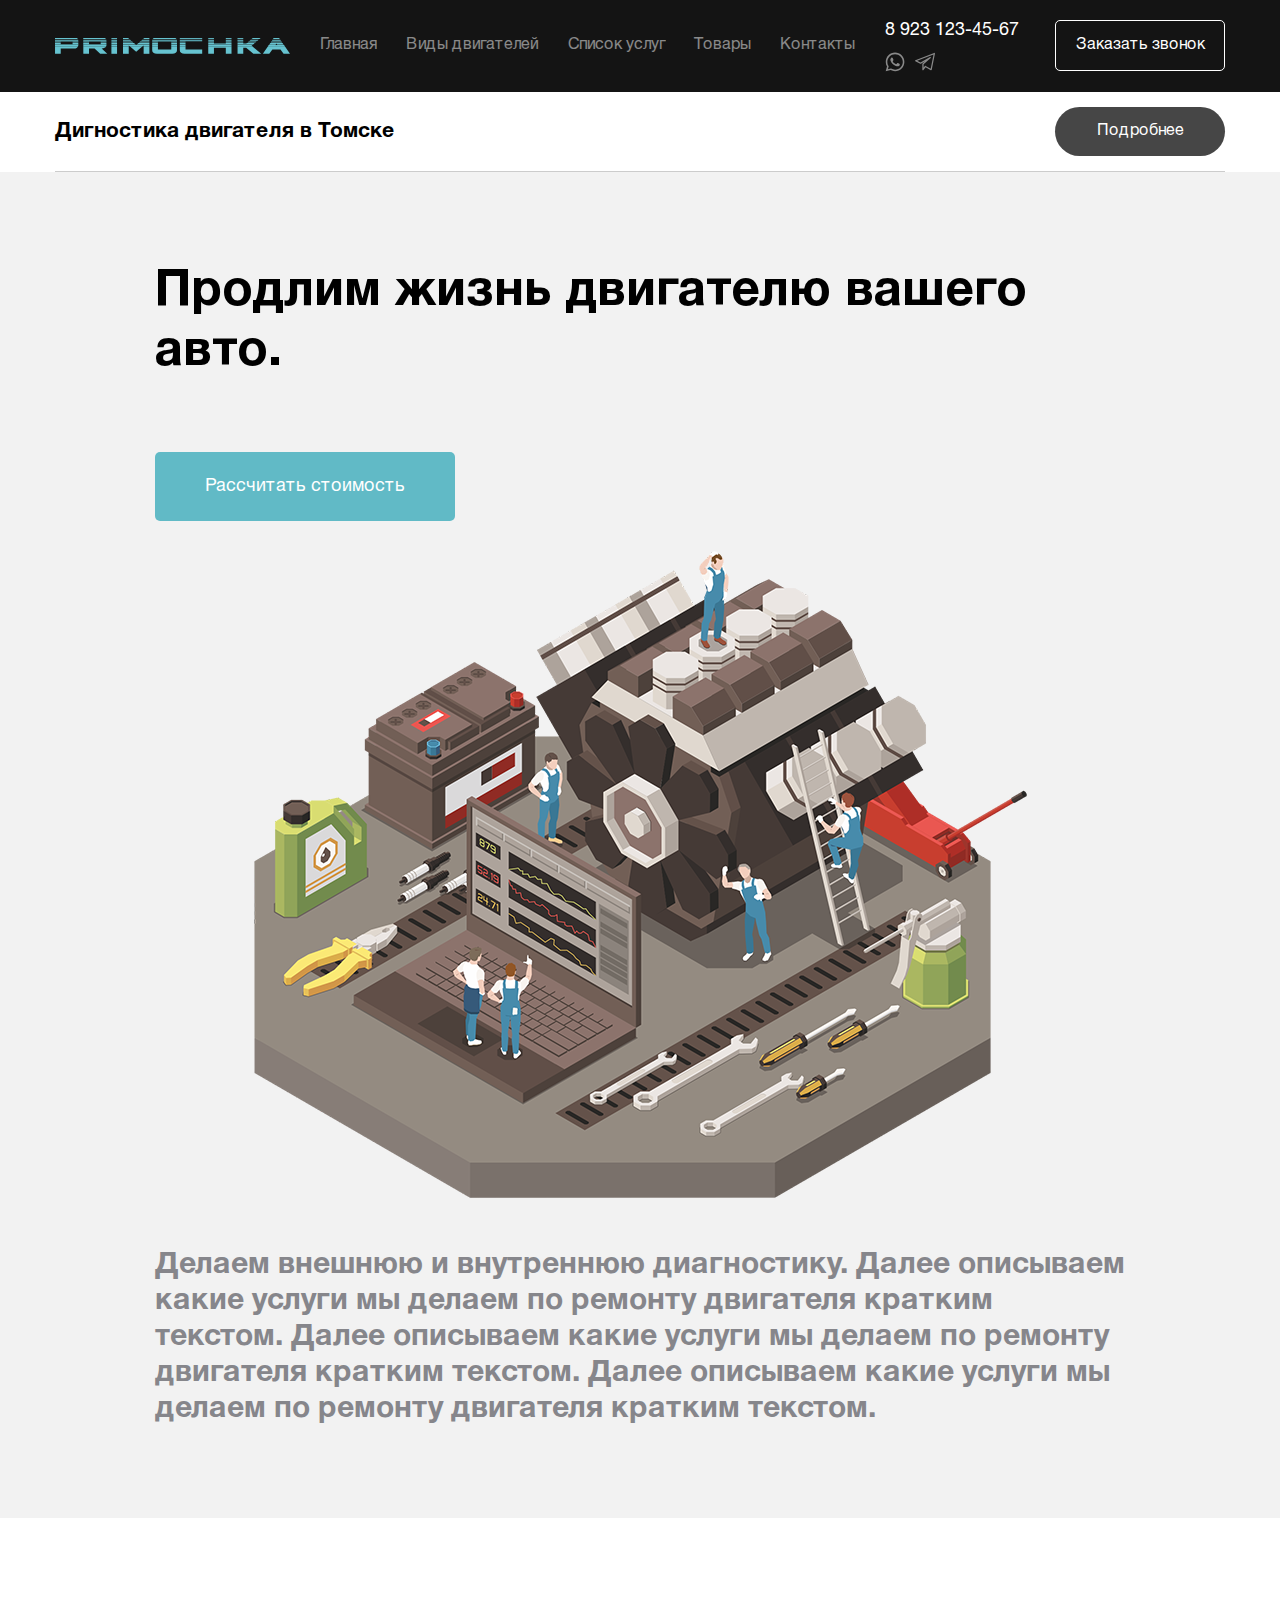
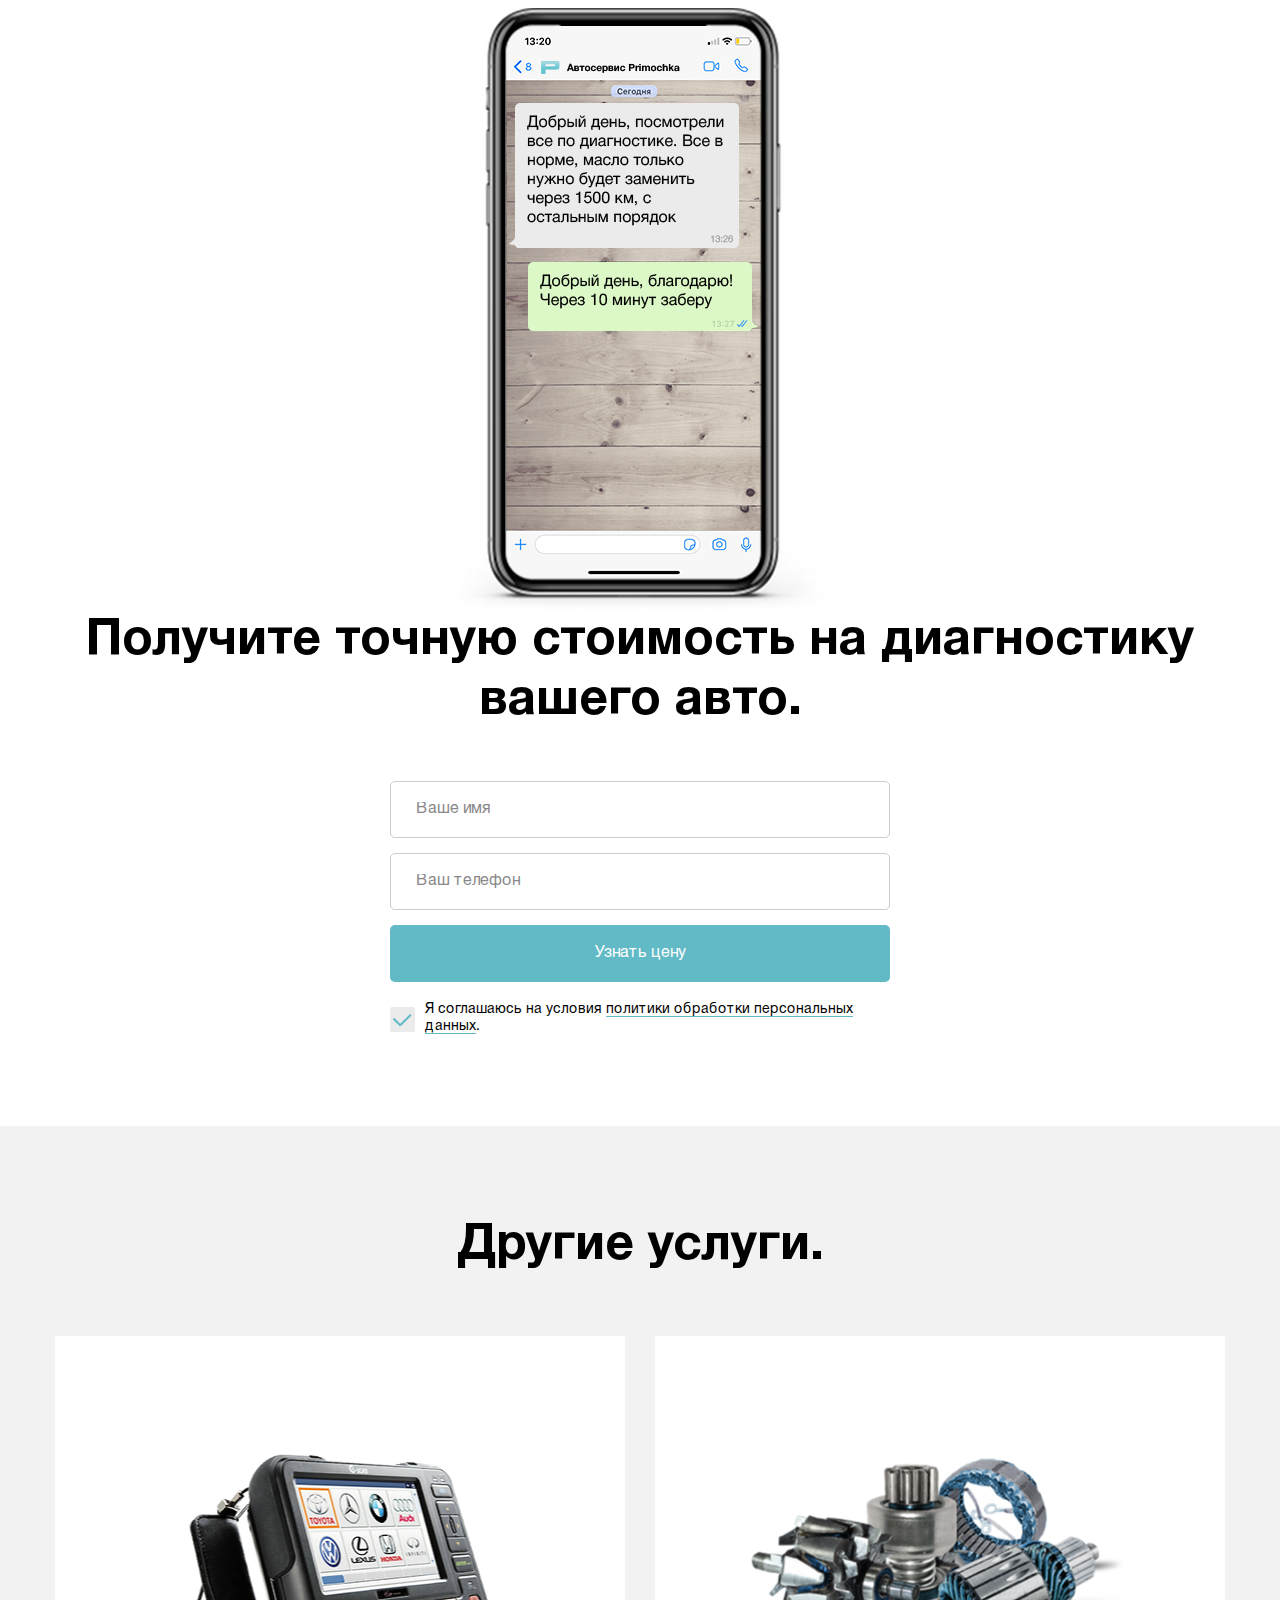
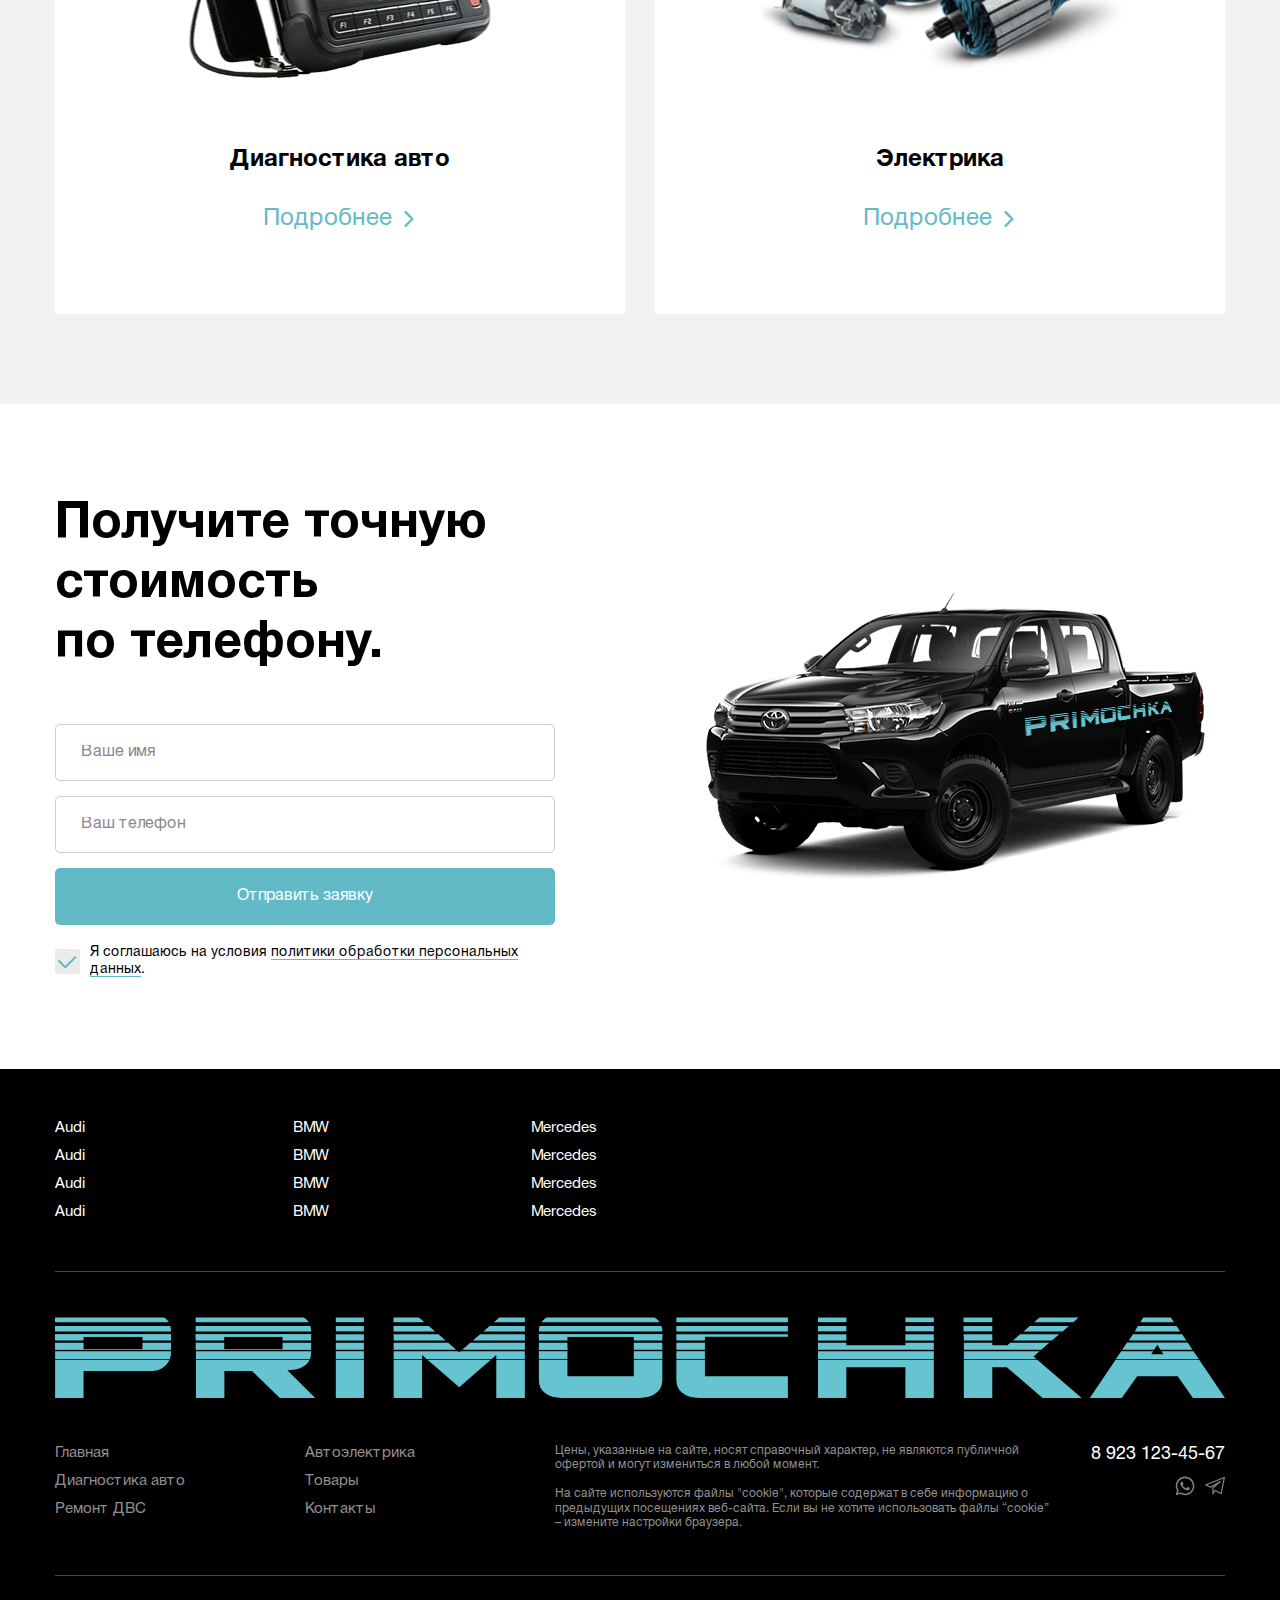
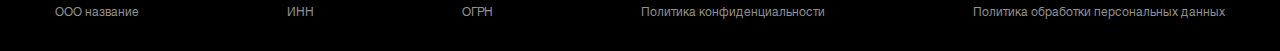
<file: diagnostic.html>
<!DOCTYPE html>
<html>
<head>
	<title></title>
	<meta name="keywords" content=''>
	<meta name="description" content=''>

	<meta name="format-detection" content="telephone=no">

	<meta http-equiv="Content-Type" content="text/html; charset=utf-8">
	<meta name="viewport" content="width=device-width,minimum-scale=1,maximum-scale=1">
	<link rel="stylesheet" href="css/reset.css" type="text/css">
	<link rel="stylesheet" href="css/jquery.fancybox.css" type="text/css">
	<link rel="stylesheet" href="css/slick.css" type="text/css">
	<link rel="stylesheet" href="css/layout.css" type="text/css">
	<link rel="stylesheet" href="css/main.css" type="text/css">

</head>
<body>
	<div class="body-wrap">
		<div class="b header">
			<div class="container">
				<div class="wrap">
					<div class="header-logo">
						<a href="/"><img src="i/logo.svg"></a>
					</div>
					<div class="header-nav">
						<ul>
							<li><a href="/">Главная</a></li>
							<li><a href="/">Виды двигателей</a></li>
							<li><a href="/">Список услуг</a></li>
							<li><a href="/">Товары</a></li>
							<li><a href="/">Контакты</a></li>
						</ul>
					</div>
					<div class="header-contacts">
						<a href="tel:89231234567">8 923 123-45-67</a>
						<ul class="social">
							<li><a href="#" target="_blank"><img src="i/social-1.svg"></a></li>
							<li><a href="#" target="_blank"><img src="i/social-2.svg"></a></li>
						</ul>
					</div>
					<a href="#popup-callback" class="header-btn fancybox">Заказать звонок</a>
					<div class="mobile-btn">
						<div class="mobile-btn-el"></div>
					</div>
				</div>
			</div>
			<div class="mobile-menu">
				<div class="close-btn"></div>
				<div class="nav">
					<ul>
						<li><a href="/">Главная</a></li>
						<li><a href="/">Виды двигателей</a></li>
						<li><a href="/">Список услуг</a></li>
						<li><a href="/">Товары</a></li>
						<li><a href="/">Контакты</a></li>
					</ul>
				</div>
				<div class="header-contacts">
					<a href="tel:89231234567">8 923 123-45-67</a>
					<ul class="social">
						<li><a href="#" target="_blank"><img src="i/social-1.svg"></a></li>
						<li><a href="#" target="_blank"><img src="i/social-2.svg"></a></li>
					</ul>
				</div>
				<a href="#popup-callback" class="header-btn fancybox">Заказать звонок</a>
			</div>
		</div>

		<div class="breadcrumbs">
			<div class="container">
				<div class="wrap">
					<div class="title">Дигностика двигателя в&nbsp;Томске</div>
					<a href="#" class="btn">Подробнее</a>
				</div>
			</div>
		</div>

		<div class="b b-ekr grey">
			<div class="container">
				<div class="b-engine">
					<h2 class="b-title">Продлим жизнь двигателю вашего авто.</h2>
					<a href="#form-block" class="b-btn scroll-btn">Рассчитать стоимость</a>
					<div class="image"><img src="i/diagnostic-img.png"></div>
					<div class="text">Делаем внешнюю и внутреннюю диагностику. Далее описываем какие услуги мы делаем по ремонту двигателя кратким текстом. Далее описываем какие услуги мы делаем по ремонту двигателя кратким текстом. Далее описываем какие услуги мы делаем по ремонту двигателя кратким текстом.</div>
				</div>
			</div>
		</div>

		<div class="b b-ekr" id="form-block">
			<div class="container">
				<div class="b-form-wrap">
					<div class="image"><img src="i/phone-img-2.png"></div>
					<h2 class="b-title">Получите точную стоимость на диагностику вашего авто.</h2>
					<div class="b-form">
						<form>
							<div class="b-input">
								<input type="text" placeholder="Ваше имя">
							</div>
							<div class="b-input">
								<input type="tel" placeholder="Ваш телефон">
							</div>
							<button type="submit" class="b-btn">Узнать цену</button>
							<div class="policy-text"><div class="radio-btn active"></div>Я соглашаюсь на условия <a href="#popup-policy" class="fancybox">политики обработки персональных данных</a>.</div>
						</form>
					</div>
				</div>
			</div>
		</div>

		<div class="b b-ekr grey">
			<div class="container">
				<h2 class="b-title">Другие услуги.</h2>
				<div class="b-services">
					<div class="item">
						<div class="image"><img src="i/serv-2.png"></div>
						<div class="content">
							<div class="name">Диагностика авто</div>
							<div class="more"><a href="#">Подробнее</a></div>
						</div>
					</div>
					<div class="item">
						<div class="image"><img src="i/serv-3.png"></div>
						<div class="content">
							<div class="name">Электрика</div>
							<div class="more"><a href="#">Подробнее</a></div>
						</div>
					</div>
				</div>
			</div>
		</div>

		<div class="b b-ekr">
			<div class="container">
				<div class="b-callback">
					<div class="content">
						<h2 class="b-title">Получите точную стоимость по&nbsp;телефону.</h2>
						<div class="b-form">
							<form>
								<div class="b-input">
									<input type="text" placeholder="Ваше имя">
								</div>
								<div class="b-input">
									<input type="tel" placeholder="Ваш телефон">
								</div>
								<button type="submit" class="b-btn">Отправить заявку</button>
								<div class="policy-text"><div class="radio-btn active"></div>Я соглашаюсь на условия <a href="#popup-policy" class="fancybox">политики обработки персональных данных</a>.</div>
							</form>
						</div>
					</div>
					<div class="image"><img src="i/car-img-2.png"></div>
				</div>
			</div>
		</div>

		<div class="b footer">
			<div class="container">
				<div class="footer-marks">
					<ul>
						<li><a href="#">Audi</a></li>
						<li><a href="#">BMW</a></li>
						<li><a href="#">Mercedes</a></li>
					</ul>
					<ul>
						<li><a href="#">Audi</a></li>
						<li><a href="#">BMW</a></li>
						<li><a href="#">Mercedes</a></li>
					</ul>
					<ul>
						<li><a href="#">Audi</a></li>
						<li><a href="#">BMW</a></li>
						<li><a href="#">Mercedes</a></li>
					</ul>
					<ul>
						<li><a href="#">Audi</a></li>
						<li><a href="#">BMW</a></li>
						<li><a href="#">Mercedes</a></li>
					</ul>
				</div>
				<div class="footer-content">
					<div class="footer-logo"><a href="/"><img src="i/logo.svg"></a></div>
					<div class="flex">
						<div class="footer-nav">
							<ul>
								<li><a href="/">Главная</a></li>
								<li><a href="/">Диагностика авто</a></li>
								<li><a href="/">Ремонт ДВС</a></li>
							</ul>
							<ul>
								<li><a href="/">Автоэлектрика</a></li>
								<li><a href="/">Товары</a></li>
								<li><a href="/">Контакты</a></li>
							</ul>
						</div>
						<div class="footer-contacts">
							<a href="tel:">8 923 123-45-67</a>
							<ul class="social">
								<li><a href="#" target="_blank"><img src="i/social-1.svg"></a></li>
								<li><a href="#" target="_blank"><img src="i/social-2.svg"></a></li>
							</ul>
						</div>
						<div class="footer-cookie">
							<p>Цены, указанные на сайте, носят справочный характер, не являются публичной офертой и могут измениться в любой момент.</p><br>
							<p>На сайте используются файлы "cookie", которые содержат в себе информацию о предыдущих посещениях веб-сайта. Если вы не хотите использовать файлы “cookie” – измените настройки браузера.</p>
						</div>
					</div>
				</div>
				<div class="footer-info">
					<ul>
						<li>ООО название</li>
						<li>ИНН</li>
						<li>ОГРН</li>
						<li><a href="#" target="_blank">Политика конфиденциальности</a></li>
						<li><a href="#popup-policy" class="fancybox">Политика обработки персональных данных</a></li>
					</ul>
				</div>
			</div>
		</div>

		<div style="display:none;">
			<div class="b-popup" id="popup-callback">
				<div class="title">Оставьте заявку</div>
				<div class="subtitle">Наш менеджер свжется с вами в ближайшее время</div>
				<div class="b-form">
					<form>
						<div class="b-input">
							<input type="text" placeholder="Ваше имя">
						</div>
						<div class="b-input">
							<input type="tel" placeholder="Ваш телефон">
						</div>
						<button type="submit" class="b-btn">Заказать звонок</button>
						<div class="policy-text"><div class="radio-btn active"></div>Я соглашаюсь на условия <a href="#popup-policy" class="fancybox">политики обработки персональных данных</a>.</div>
					</form>
				</div>
			</div>

			<div class="b-popup" id="popup-order">
				<div class="title">Оформите заявку на товар</div>
				<div class="b-form">
					<form>
						<div class="b-input">
							<input type="text" placeholder="Ваше имя">
						</div>
						<div class="b-input">
							<input type="tel" placeholder="Ваш телефон">
						</div>
						<button type="submit" class="b-btn">Заказать звонок</button>
						<div class="policy-text"><div class="radio-btn active"></div>Я соглашаюсь на условия <a href="#popup-policy" class="fancybox">политики обработки персональных данных</a>.</div>
					</form>
				</div>
			</div>

			<div class="b-popup b-popup-policy" id="popup-policy">
				<div class="title">Соглашение на обработку персональных данных</div>
				<div class="b-text">
					<p>Данное соглашение создано нами с целью максимальной защищенности ваших данных. Пожалуйста, прочтите внимательно нашу политику конфиденциальности.<br> Когда вы отправляете заявку на нашем сайте с целью получения услуг, какой-либо справочной информации или обратной связи, вы автоматически даете согласие на обработку нами ваших персональных данных, а также иной информации: хранение, использование и сбор. Мы гарантируем, что ваши личные и персональные данные никогда не будут переданы третьим лицам.</p><br>
					<p>Все указываемые персональные данные, такие как:<br> • адрес электронной почты,<br> • ваше имя,<br> • контактный номер телефона</p><br>
					<p>Мы используем исключительно для связи с вами в следующих случаях: ответ на вопросы, обработка ваших заявок.</p>
				</div>
			</div>
		</div>
	</div>

	<script type="text/javascript" src="js/jquery-2.1.1.min.js"></script>
	<script type="text/javascript" src="js/jquery.fancybox.js"></script>
	<script type="text/javascript" src="js/jquery.inputmask.bundle.js"></script>
	<script type="text/javascript" src="js/slick.js"></script>
	<script type="text/javascript" src="js/main.js"></script>
</body>
</html>
</file>
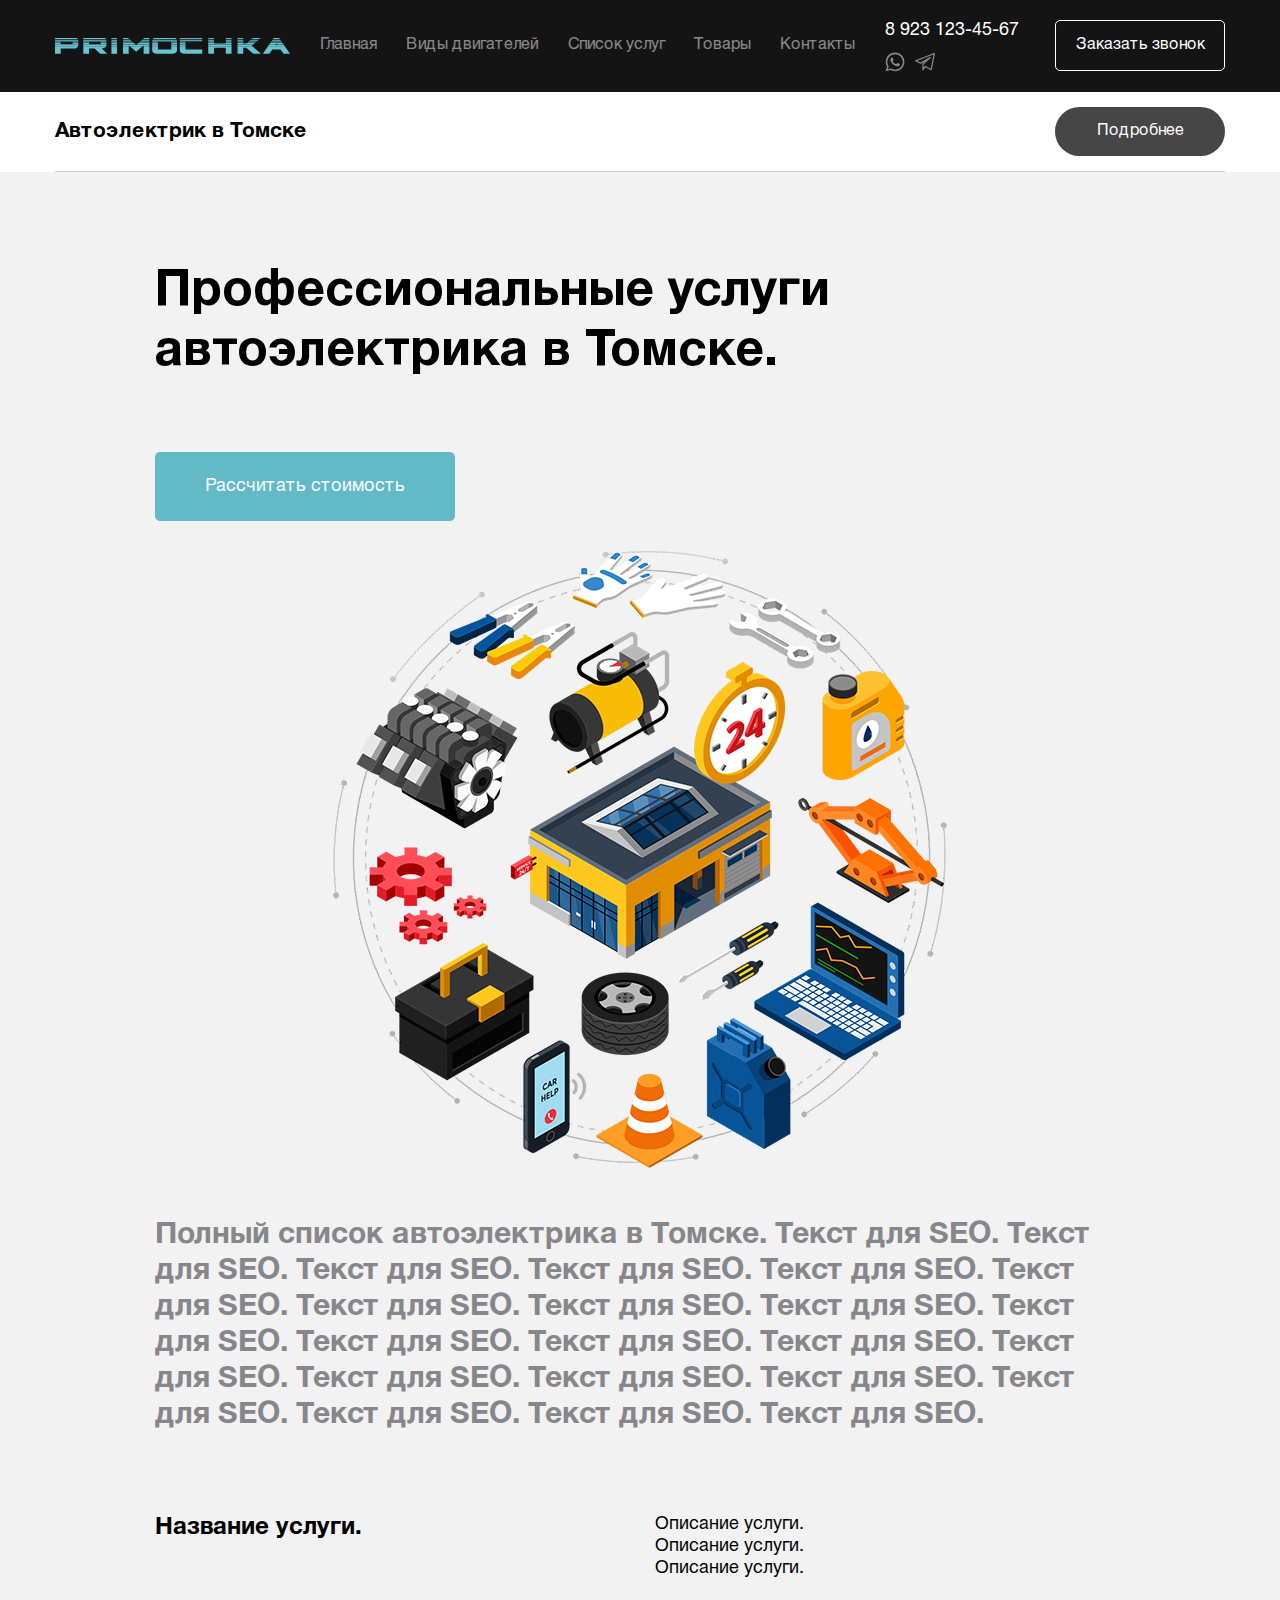
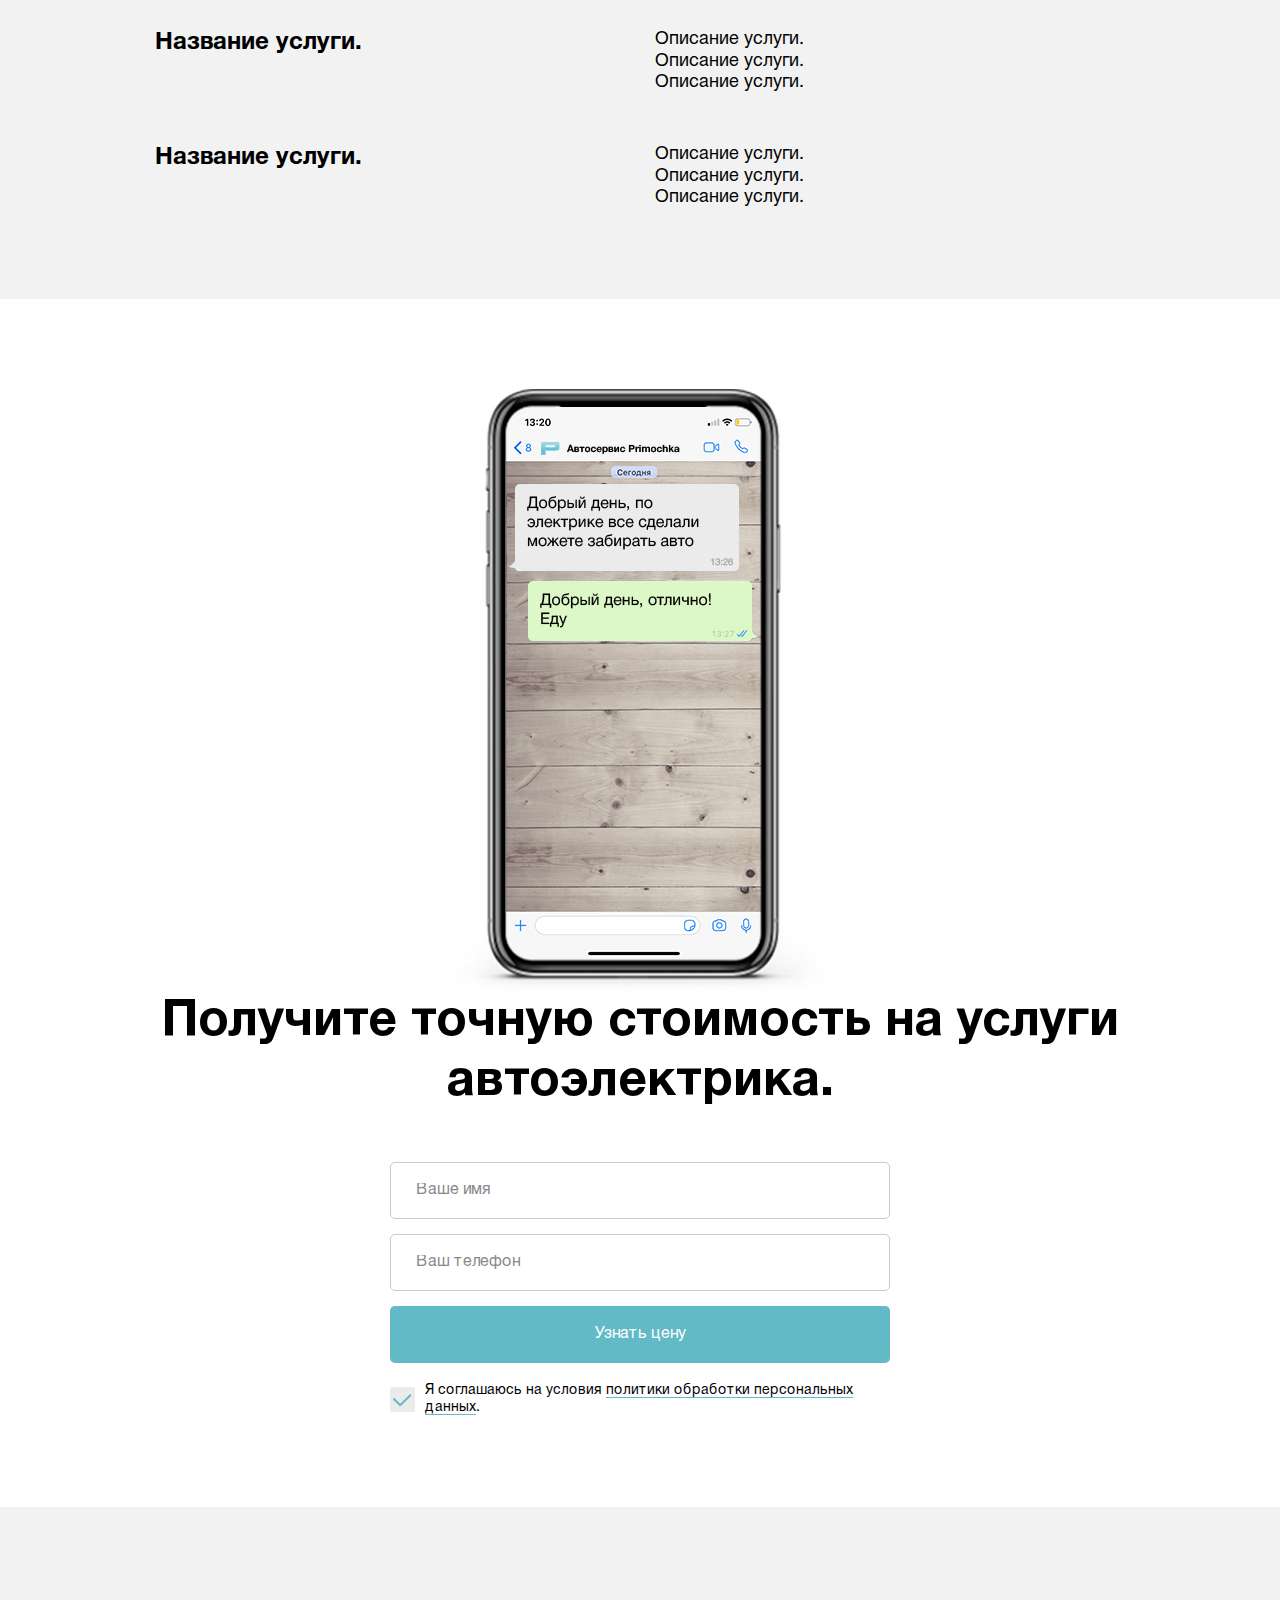
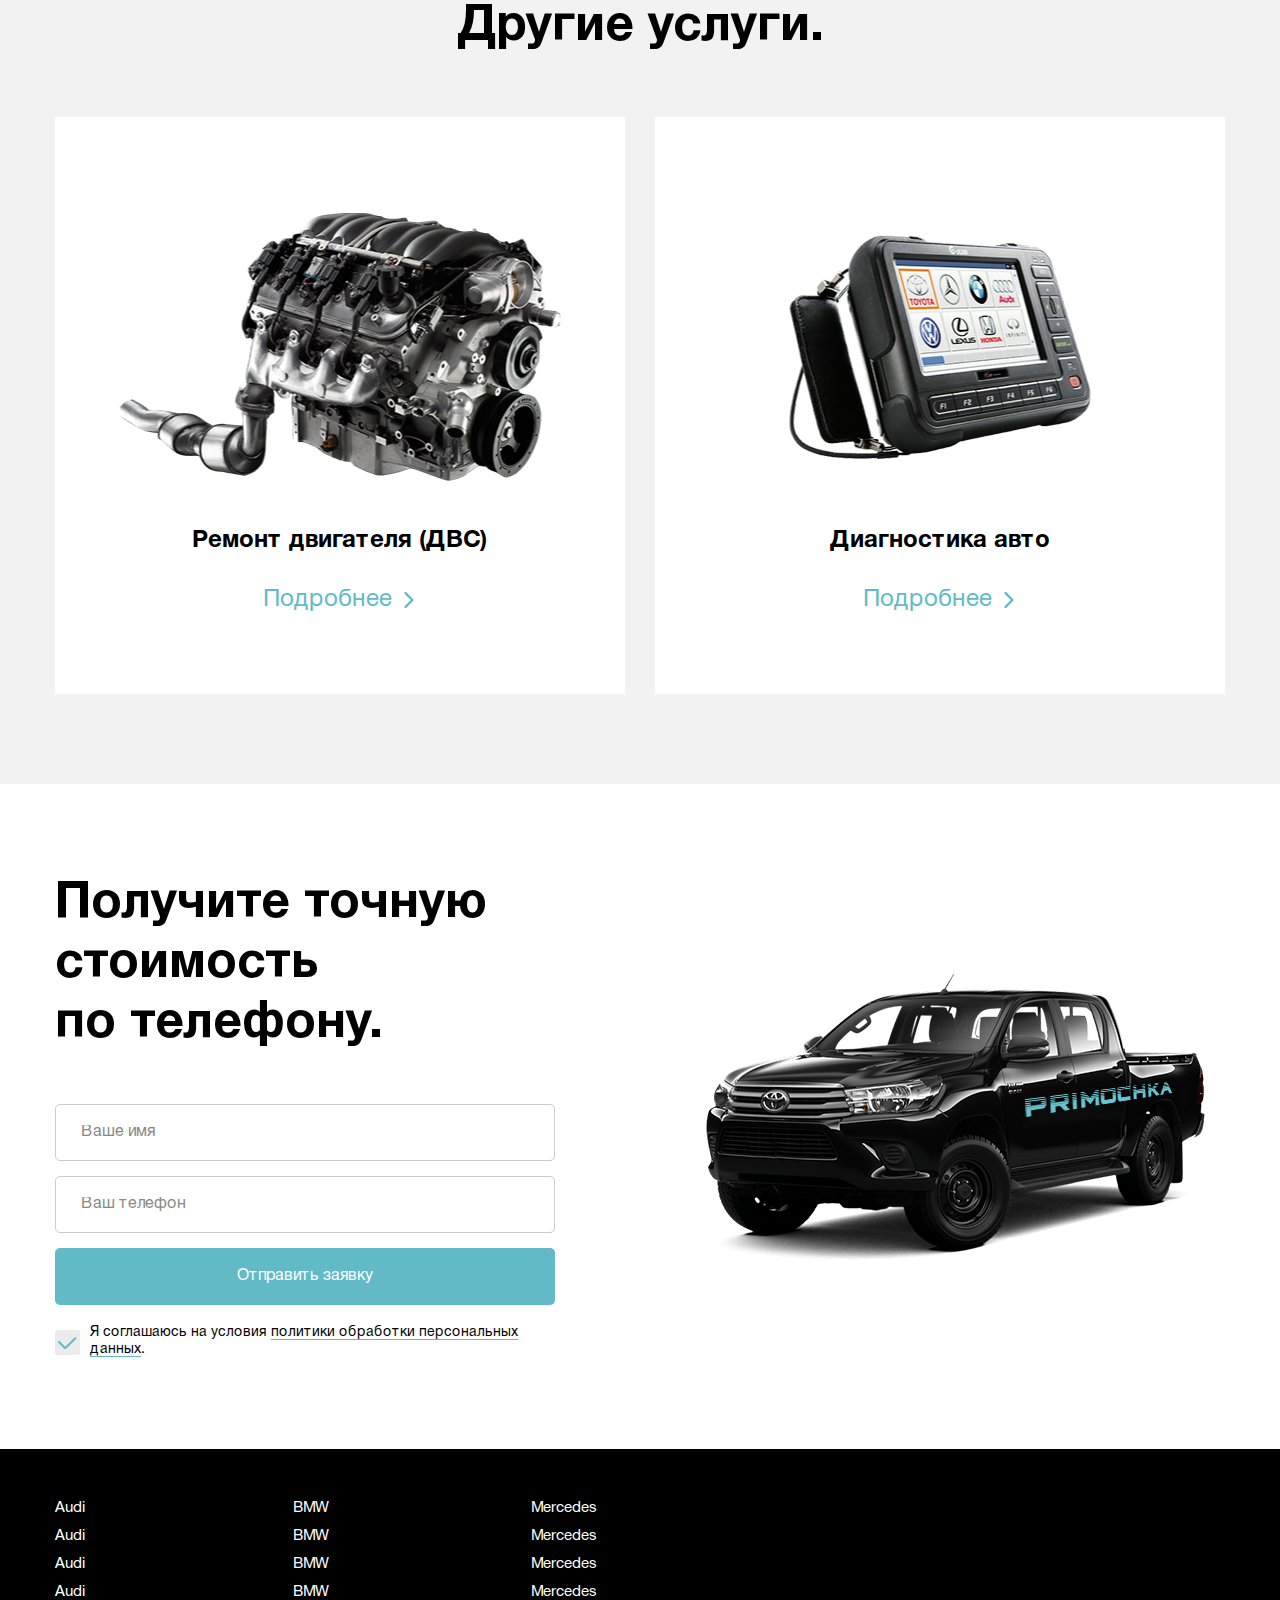
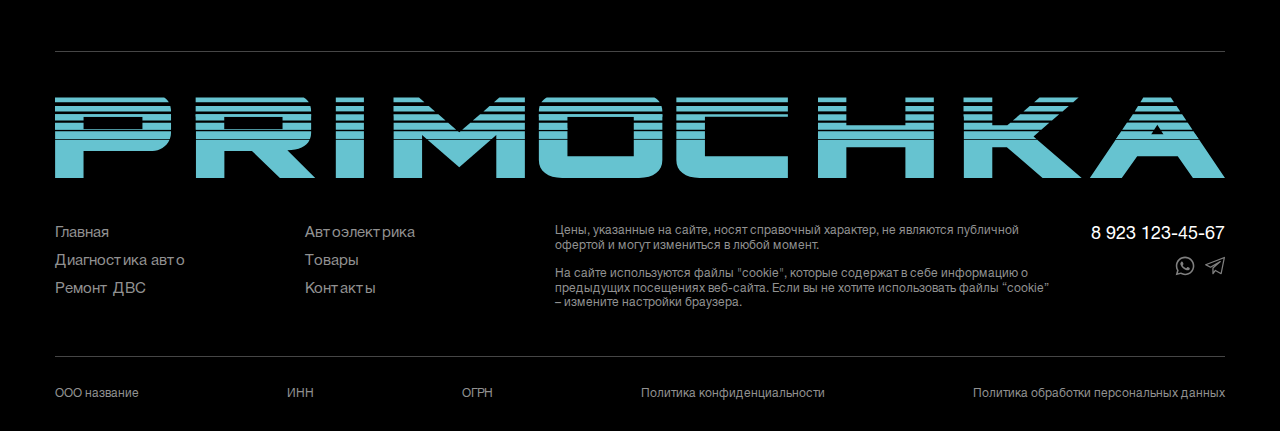
<file: electrician.html>
<!DOCTYPE html>
<html>
<head>
	<title></title>
	<meta name="keywords" content=''>
	<meta name="description" content=''>

	<meta name="format-detection" content="telephone=no">

	<meta http-equiv="Content-Type" content="text/html; charset=utf-8">
	<meta name="viewport" content="width=device-width,minimum-scale=1,maximum-scale=1">
	<link rel="stylesheet" href="css/reset.css" type="text/css">
	<link rel="stylesheet" href="css/jquery.fancybox.css" type="text/css">
	<link rel="stylesheet" href="css/slick.css" type="text/css">
	<link rel="stylesheet" href="css/layout.css" type="text/css">
	<link rel="stylesheet" href="css/main.css" type="text/css">

</head>
<body>
	<div class="body-wrap">
		<div class="b header">
			<div class="container">
				<div class="wrap">
					<div class="header-logo">
						<a href="/"><img src="i/logo.svg"></a>
					</div>
					<div class="header-nav">
						<ul>
							<li><a href="/">Главная</a></li>
							<li><a href="/">Виды двигателей</a></li>
							<li><a href="/">Список услуг</a></li>
							<li><a href="/">Товары</a></li>
							<li><a href="/">Контакты</a></li>
						</ul>
					</div>
					<div class="header-contacts">
						<a href="tel:89231234567">8 923 123-45-67</a>
						<ul class="social">
							<li><a href="#" target="_blank"><img src="i/social-1.svg"></a></li>
							<li><a href="#" target="_blank"><img src="i/social-2.svg"></a></li>
						</ul>
					</div>
					<a href="#popup-callback" class="header-btn fancybox">Заказать звонок</a>
					<div class="mobile-btn">
						<div class="mobile-btn-el"></div>
					</div>
				</div>
			</div>
			<div class="mobile-menu">
				<div class="close-btn"></div>
				<div class="nav">
					<ul>
						<li><a href="/">Главная</a></li>
						<li><a href="/">Виды двигателей</a></li>
						<li><a href="/">Список услуг</a></li>
						<li><a href="/">Товары</a></li>
						<li><a href="/">Контакты</a></li>
					</ul>
				</div>
				<div class="header-contacts">
					<a href="tel:89231234567">8 923 123-45-67</a>
					<ul class="social">
						<li><a href="#" target="_blank"><img src="i/social-1.svg"></a></li>
						<li><a href="#" target="_blank"><img src="i/social-2.svg"></a></li>
					</ul>
				</div>
				<a href="#popup-callback" class="header-btn fancybox">Заказать звонок</a>
			</div>
		</div>

		<div class="breadcrumbs">
			<div class="container">
				<div class="wrap">
					<div class="title">Автоэлектрик в&nbsp;Томске</div>
					<a href="#" class="btn">Подробнее</a>
				</div>
			</div>
		</div>

		<div class="b b-ekr grey">
			<div class="container">
				<div class="b-engine">
					<h2 class="b-title">Профессиональные услуги автоэлектрика в&nbsp;Томске.</h2>
					<a href="#form-block" class="b-btn scroll-btn">Рассчитать стоимость</a>
					<div class="image"><img src="i/electrician-img.png"></div>
					<div class="text">Полный список автоэлектрика в Томске. Текст для SEO. Текст для SEO. Текст для SEO. Текст для SEO. Текст для SEO. Текст для SEO. Текст для SEO. Текст для SEO. Текст для SEO. Текст для SEO. Текст для SEO. Текст для SEO. Текст для SEO. Текст для SEO. Текст для SEO. Текст для SEO. Текст для SEO. Текст для SEO. Текст для SEO. Текст для SEO. Текст для SEO.</div>
					<ul class="b-service-list">
						<li>
							<div class="name">Название услуги.</div>
							<div class="descr">Описание услуги.<br> Описание услуги.<br> Описание услуги.</div>
						</li>
						<li>
							<div class="name">Название услуги.</div>
							<div class="descr">Описание услуги.<br> Описание услуги.<br> Описание услуги.</div>
						</li>
						<li>
							<div class="name">Название услуги.</div>
							<div class="descr">Описание услуги.<br> Описание услуги.<br> Описание услуги.</div>
						</li>
					</ul>
				</div>
			</div>
		</div>

		<div class="b b-ekr" id="form-block">
			<div class="container">
				<div class="b-form-wrap">
					<div class="image"><img src="i/phone-img-4.png"></div>
					<h2 class="b-title">Получите точную стоимость на услуги автоэлектрика.</h2>
					<div class="b-form">
						<form>
							<div class="b-input">
								<input type="text" placeholder="Ваше имя">
							</div>
							<div class="b-input">
								<input type="tel" placeholder="Ваш телефон">
							</div>
							<button type="submit" class="b-btn">Узнать цену</button>
							<div class="policy-text"><div class="radio-btn active"></div>Я соглашаюсь на условия <a href="#popup-policy" class="fancybox">политики обработки персональных данных</a>.</div>
						</form>
					</div>
				</div>
			</div>
		</div>

		<div class="b b-ekr grey">
			<div class="container">
				<h2 class="b-title">Другие услуги.</h2>
				<div class="b-services">
					<div class="item">
						<div class="image"><img src="i/serv-1.png"></div>
						<div class="content">
							<div class="name">Ремонт двигателя (ДВС)</div>
							<div class="more"><a href="#">Подробнее</a></div>
						</div>
					</div>
					<div class="item">
						<div class="image"><img src="i/serv-2.png"></div>
						<div class="content">
							<div class="name">Диагностика авто</div>
							<div class="more"><a href="#">Подробнее</a></div>
						</div>
					</div>
				</div>
			</div>
		</div>

		<div class="b b-ekr">
			<div class="container">
				<div class="b-callback">
					<div class="content">
						<h2 class="b-title">Получите точную стоимость по&nbsp;телефону.</h2>
						<div class="b-form">
							<form>
								<div class="b-input">
									<input type="text" placeholder="Ваше имя">
								</div>
								<div class="b-input">
									<input type="tel" placeholder="Ваш телефон">
								</div>
								<button type="submit" class="b-btn">Отправить заявку</button>
								<div class="policy-text"><div class="radio-btn active"></div>Я соглашаюсь на условия <a href="#popup-policy" class="fancybox">политики обработки персональных данных</a>.</div>
							</form>
						</div>
					</div>
					<div class="image"><img src="i/car-img-2.png"></div>
				</div>
			</div>
		</div>

		<div class="b footer">
			<div class="container">
				<div class="footer-marks">
					<ul>
						<li><a href="#">Audi</a></li>
						<li><a href="#">BMW</a></li>
						<li><a href="#">Mercedes</a></li>
					</ul>
					<ul>
						<li><a href="#">Audi</a></li>
						<li><a href="#">BMW</a></li>
						<li><a href="#">Mercedes</a></li>
					</ul>
					<ul>
						<li><a href="#">Audi</a></li>
						<li><a href="#">BMW</a></li>
						<li><a href="#">Mercedes</a></li>
					</ul>
					<ul>
						<li><a href="#">Audi</a></li>
						<li><a href="#">BMW</a></li>
						<li><a href="#">Mercedes</a></li>
					</ul>
				</div>
				<div class="footer-content">
					<div class="footer-logo"><a href="/"><img src="i/logo.svg"></a></div>
					<div class="flex">
						<div class="footer-nav">
							<ul>
								<li><a href="/">Главная</a></li>
								<li><a href="/">Диагностика авто</a></li>
								<li><a href="/">Ремонт ДВС</a></li>
							</ul>
							<ul>
								<li><a href="/">Автоэлектрика</a></li>
								<li><a href="/">Товары</a></li>
								<li><a href="/">Контакты</a></li>
							</ul>
						</div>
						<div class="footer-contacts">
							<a href="tel:">8 923 123-45-67</a>
							<ul class="social">
								<li><a href="#" target="_blank"><img src="i/social-1.svg"></a></li>
								<li><a href="#" target="_blank"><img src="i/social-2.svg"></a></li>
							</ul>
						</div>
						<div class="footer-cookie">
							<p>Цены, указанные на сайте, носят справочный характер, не являются публичной офертой и могут измениться в любой момент.</p><br>
							<p>На сайте используются файлы "cookie", которые содержат в себе информацию о предыдущих посещениях веб-сайта. Если вы не хотите использовать файлы “cookie” – измените настройки браузера.</p>
						</div>
					</div>
				</div>
				<div class="footer-info">
					<ul>
						<li>ООО название</li>
						<li>ИНН</li>
						<li>ОГРН</li>
						<li><a href="#" target="_blank">Политика конфиденциальности</a></li>
						<li><a href="#popup-policy" class="fancybox">Политика обработки персональных данных</a></li>
					</ul>
				</div>
			</div>
		</div>

		<div style="display:none;">
			<div class="b-popup" id="popup-callback">
				<div class="title">Оставьте заявку</div>
				<div class="subtitle">Наш менеджер свжется с вами в ближайшее время</div>
				<div class="b-form">
					<form>
						<div class="b-input">
							<input type="text" placeholder="Ваше имя">
						</div>
						<div class="b-input">
							<input type="tel" placeholder="Ваш телефон">
						</div>
						<button type="submit" class="b-btn">Заказать звонок</button>
						<div class="policy-text"><div class="radio-btn active"></div>Я соглашаюсь на условия <a href="#popup-policy" class="fancybox">политики обработки персональных данных</a>.</div>
					</form>
				</div>
			</div>

			<div class="b-popup" id="popup-order">
				<div class="title">Оформите заявку на товар</div>
				<div class="b-form">
					<form>
						<div class="b-input">
							<input type="text" placeholder="Ваше имя">
						</div>
						<div class="b-input">
							<input type="tel" placeholder="Ваш телефон">
						</div>
						<button type="submit" class="b-btn">Заказать звонок</button>
						<div class="policy-text"><div class="radio-btn active"></div>Я соглашаюсь на условия <a href="#popup-policy" class="fancybox">политики обработки персональных данных</a>.</div>
					</form>
				</div>
			</div>

			<div class="b-popup b-popup-policy" id="popup-policy">
				<div class="title">Соглашение на обработку персональных данных</div>
				<div class="b-text">
					<p>Данное соглашение создано нами с целью максимальной защищенности ваших данных. Пожалуйста, прочтите внимательно нашу политику конфиденциальности.<br> Когда вы отправляете заявку на нашем сайте с целью получения услуг, какой-либо справочной информации или обратной связи, вы автоматически даете согласие на обработку нами ваших персональных данных, а также иной информации: хранение, использование и сбор. Мы гарантируем, что ваши личные и персональные данные никогда не будут переданы третьим лицам.</p><br>
					<p>Все указываемые персональные данные, такие как:<br> • адрес электронной почты,<br> • ваше имя,<br> • контактный номер телефона</p><br>
					<p>Мы используем исключительно для связи с вами в следующих случаях: ответ на вопросы, обработка ваших заявок.</p>
				</div>
			</div>
		</div>
	</div>

	<script type="text/javascript" src="js/jquery-2.1.1.min.js"></script>
	<script type="text/javascript" src="js/jquery.fancybox.js"></script>
	<script type="text/javascript" src="js/jquery.inputmask.bundle.js"></script>
	<script type="text/javascript" src="js/slick.js"></script>
	<script type="text/javascript" src="js/main.js"></script>
</body>
</html>
</file>
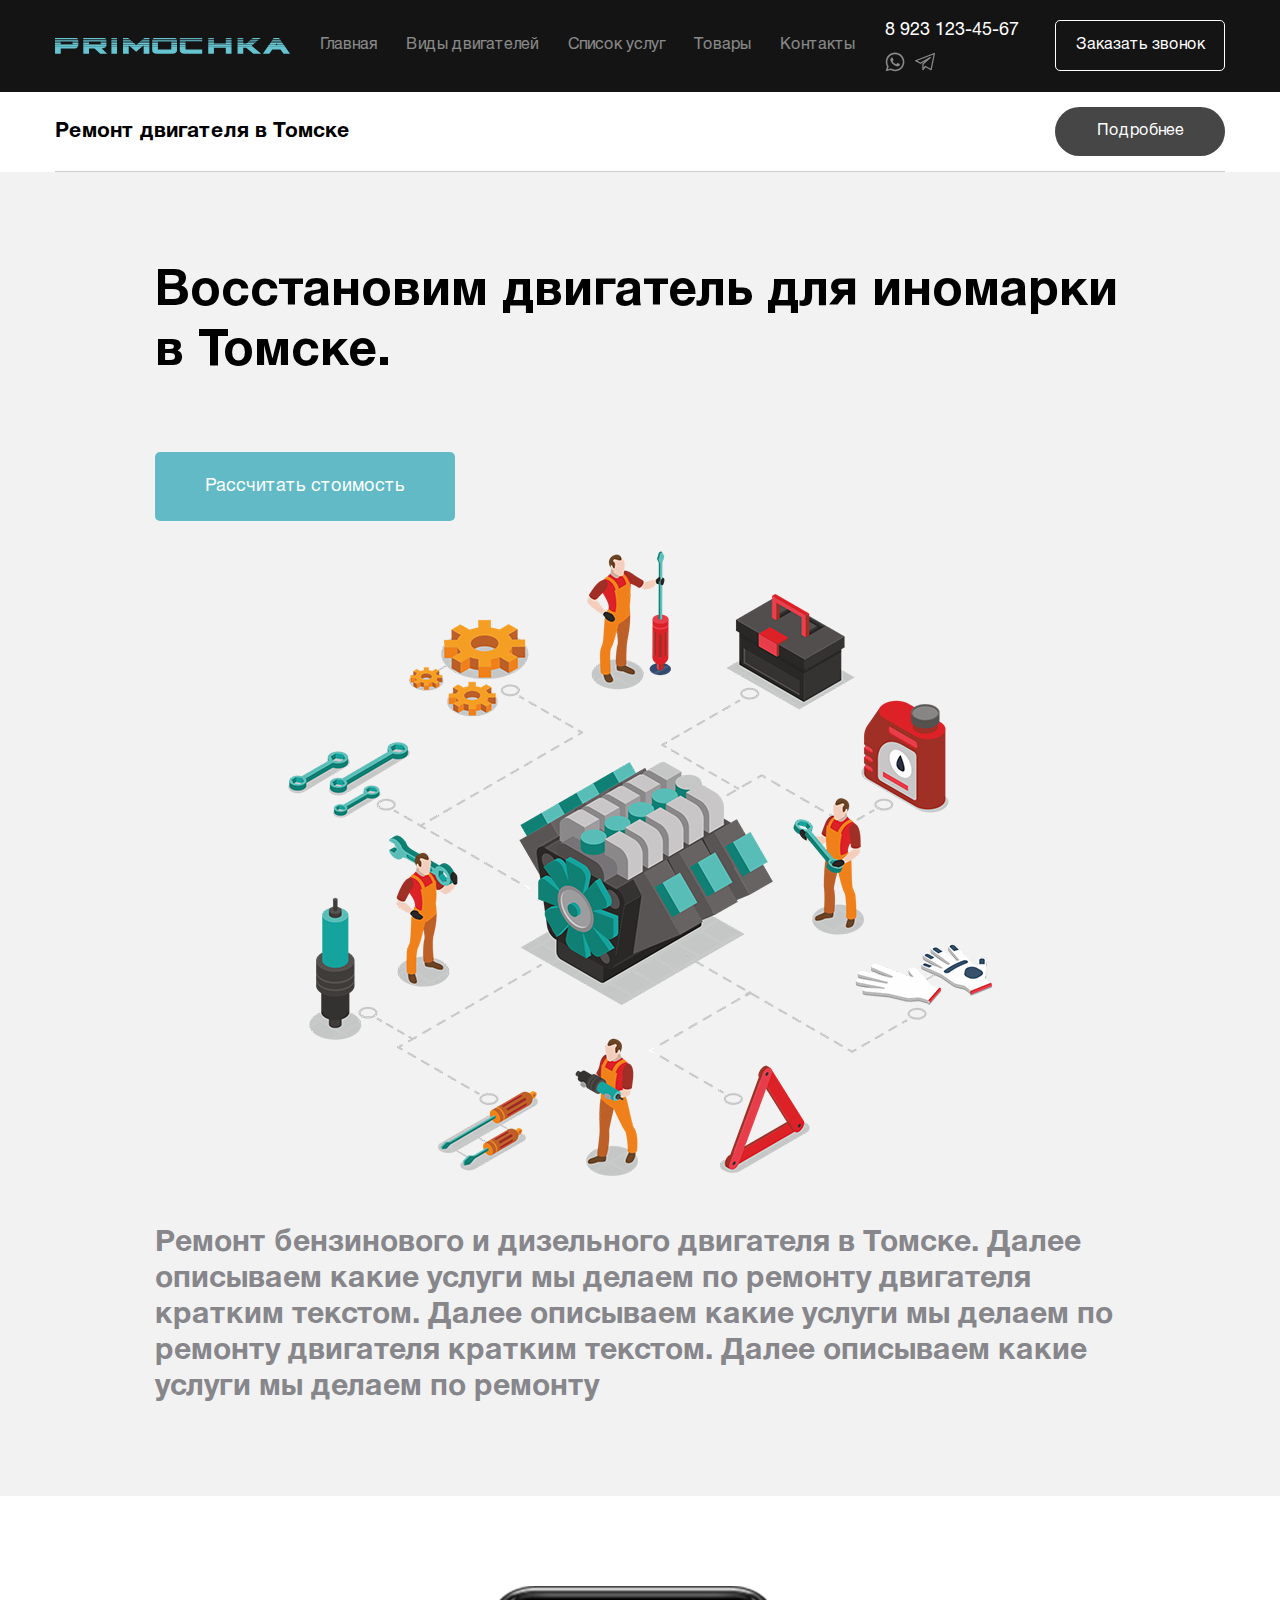
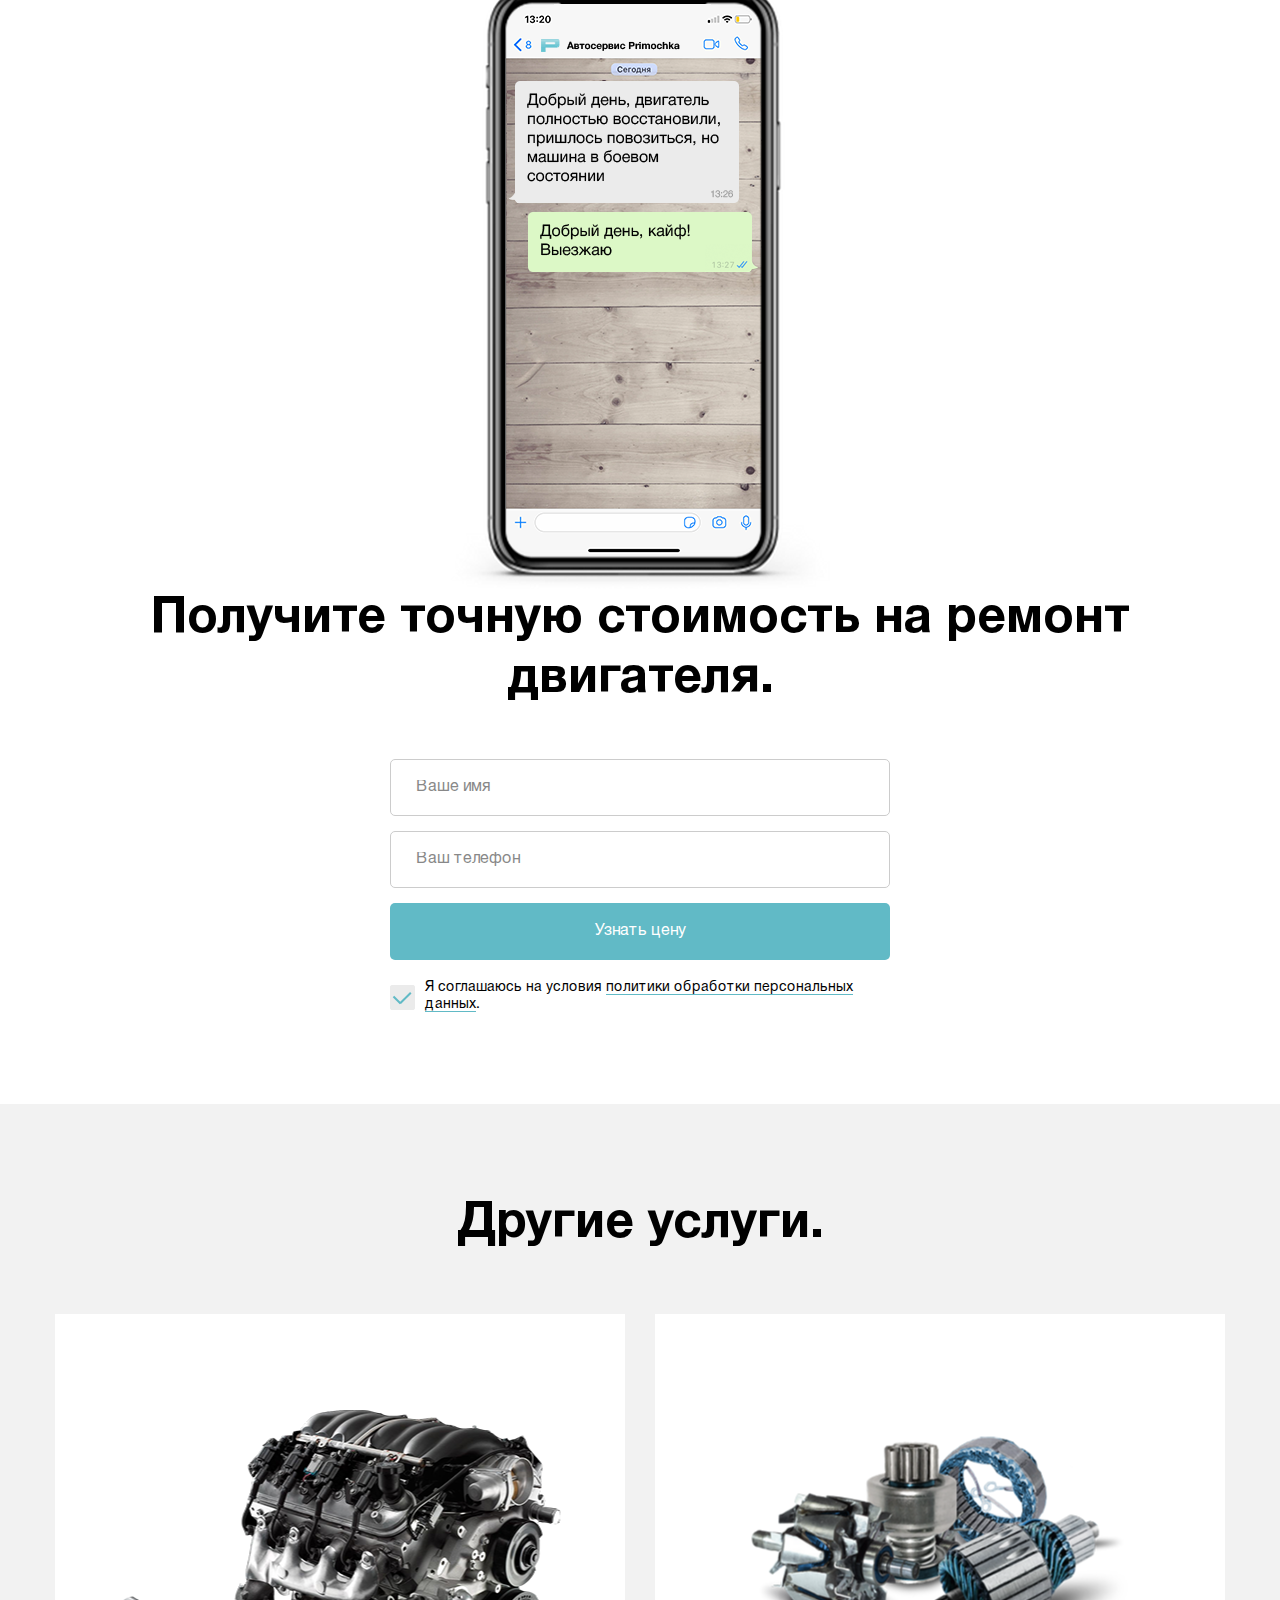
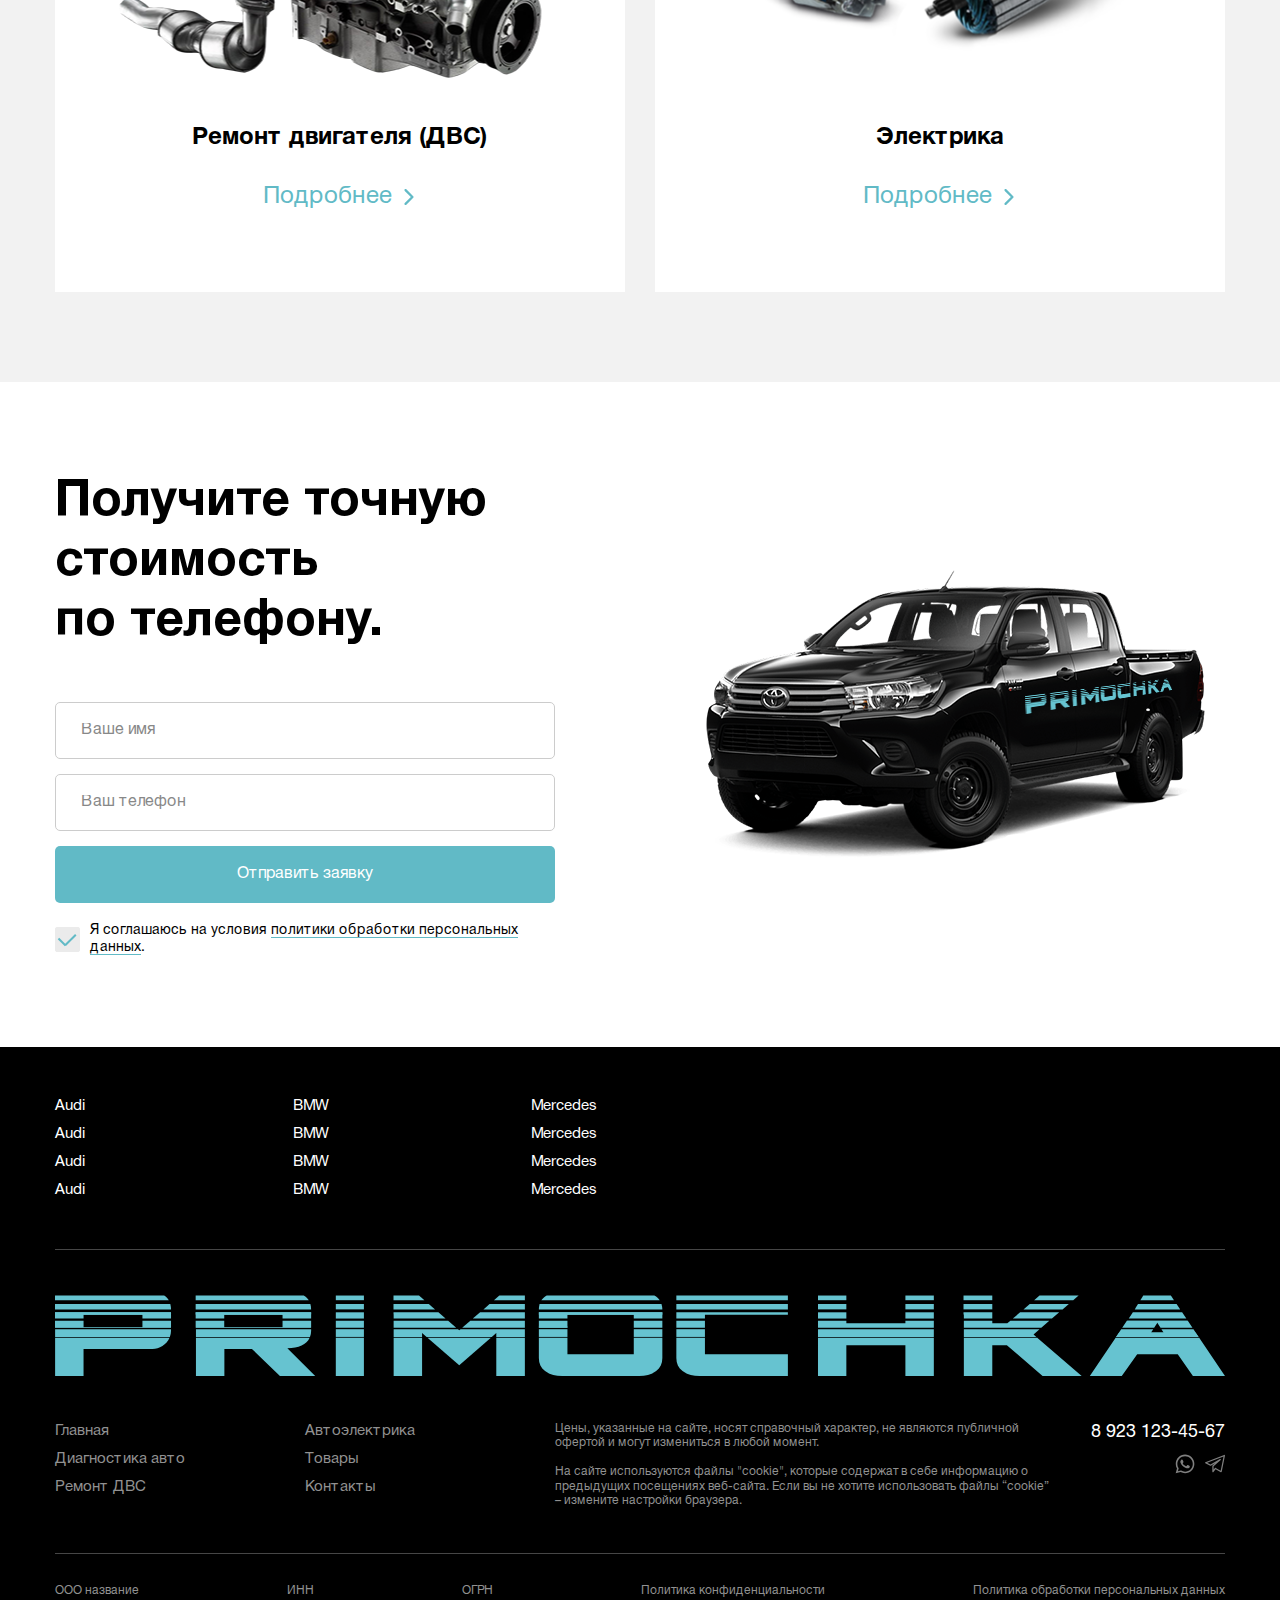
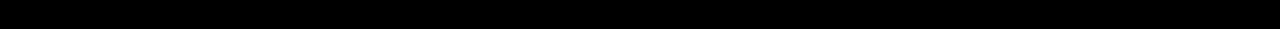
<file: engine-repair.html>
<!DOCTYPE html>
<html>
<head>
	<title></title>
	<meta name="keywords" content=''>
	<meta name="description" content=''>

	<meta name="format-detection" content="telephone=no">

	<meta http-equiv="Content-Type" content="text/html; charset=utf-8">
	<meta name="viewport" content="width=device-width,minimum-scale=1,maximum-scale=1">
	<link rel="stylesheet" href="css/reset.css" type="text/css">
	<link rel="stylesheet" href="css/jquery.fancybox.css" type="text/css">
	<link rel="stylesheet" href="css/slick.css" type="text/css">
	<link rel="stylesheet" href="css/layout.css" type="text/css">
	<link rel="stylesheet" href="css/main.css" type="text/css">

</head>
<body>
	<div class="body-wrap">
		<div class="b header">
			<div class="container">
				<div class="wrap">
					<div class="header-logo">
						<a href="/"><img src="i/logo.svg"></a>
					</div>
					<div class="header-nav">
						<ul>
							<li><a href="/">Главная</a></li>
							<li><a href="/">Виды двигателей</a></li>
							<li><a href="/">Список услуг</a></li>
							<li><a href="/">Товары</a></li>
							<li><a href="/">Контакты</a></li>
						</ul>
					</div>
					<div class="header-contacts">
						<a href="tel:89231234567">8 923 123-45-67</a>
						<ul class="social">
							<li><a href="#" target="_blank"><img src="i/social-1.svg"></a></li>
							<li><a href="#" target="_blank"><img src="i/social-2.svg"></a></li>
						</ul>
					</div>
					<a href="#popup-callback" class="header-btn fancybox">Заказать звонок</a>
					<div class="mobile-btn">
						<div class="mobile-btn-el"></div>
					</div>
				</div>
			</div>
			<div class="mobile-menu">
				<div class="close-btn"></div>
				<div class="nav">
					<ul>
						<li><a href="/">Главная</a></li>
						<li><a href="/">Виды двигателей</a></li>
						<li><a href="/">Список услуг</a></li>
						<li><a href="/">Товары</a></li>
						<li><a href="/">Контакты</a></li>
					</ul>
				</div>
				<div class="header-contacts">
					<a href="tel:89231234567">8 923 123-45-67</a>
					<ul class="social">
						<li><a href="#" target="_blank"><img src="i/social-1.svg"></a></li>
						<li><a href="#" target="_blank"><img src="i/social-2.svg"></a></li>
					</ul>
				</div>
				<a href="#popup-callback" class="header-btn fancybox">Заказать звонок</a>
			</div>
		</div>

		<div class="breadcrumbs">
			<div class="container">
				<div class="wrap">
					<div class="title">Ремонт двигателя в&nbsp;Томске</div>
					<a href="#" class="btn">Подробнее</a>
				</div>
			</div>
		</div>

		<div class="b b-ekr grey">
			<div class="container">
				<div class="b-engine">
					<h2 class="b-title">Восстановим двигатель для иномарки в&nbsp;Томске.</h2>
					<a href="#form-block" class="b-btn scroll-btn">Рассчитать стоимость</a>
					<div class="image"><img src="i/engine-repair-img.png"></div>
					<div class="text">Ремонт бензинового и дизельного двигателя в Томске. Далее описываем какие услуги мы делаем по ремонту двигателя кратким текстом. Далее описываем какие услуги мы делаем по ремонту двигателя кратким текстом. Далее описываем какие услуги мы делаем по ремонту</div>
				</div>
			</div>
		</div>

		<div class="b b-ekr" id="form-block">
			<div class="container">
				<div class="b-form-wrap">
					<div class="image"><img src="i/phone-img-3.png"></div>
					<h2 class="b-title">Получите точную стоимость на ремонт двигателя.</h2>
					<div class="b-form">
						<form>
							<div class="b-input">
								<input type="text" placeholder="Ваше имя">
							</div>
							<div class="b-input">
								<input type="tel" placeholder="Ваш телефон">
							</div>
							<button type="submit" class="b-btn">Узнать цену</button>
							<div class="policy-text"><div class="radio-btn active"></div>Я соглашаюсь на условия <a href="#popup-policy" class="fancybox">политики обработки персональных данных</a>.</div>
						</form>
					</div>
				</div>
			</div>
		</div>

		<div class="b b-ekr grey">
			<div class="container">
				<h2 class="b-title">Другие услуги.</h2>
				<div class="b-services">
					<div class="item">
						<div class="image"><img src="i/serv-1.png"></div>
						<div class="content">
							<div class="name">Ремонт двигателя (ДВС)</div>
							<div class="more"><a href="#">Подробнее</a></div>
						</div>
					</div>
					<div class="item">
						<div class="image"><img src="i/serv-3.png"></div>
						<div class="content">
							<div class="name">Электрика</div>
							<div class="more"><a href="#">Подробнее</a></div>
						</div>
					</div>
				</div>
			</div>
		</div>

		<div class="b b-ekr">
			<div class="container">
				<div class="b-callback">
					<div class="content">
						<h2 class="b-title">Получите точную стоимость по&nbsp;телефону.</h2>
						<div class="b-form">
							<form>
								<div class="b-input">
									<input type="text" placeholder="Ваше имя">
								</div>
								<div class="b-input">
									<input type="tel" placeholder="Ваш телефон">
								</div>
								<button type="submit" class="b-btn">Отправить заявку</button>
								<div class="policy-text"><div class="radio-btn active"></div>Я соглашаюсь на условия <a href="#popup-policy" class="fancybox">политики обработки персональных данных</a>.</div>
							</form>
						</div>
					</div>
					<div class="image"><img src="i/car-img-2.png"></div>
				</div>
			</div>
		</div>

		<div class="b footer">
			<div class="container">
				<div class="footer-marks">
					<ul>
						<li><a href="#">Audi</a></li>
						<li><a href="#">BMW</a></li>
						<li><a href="#">Mercedes</a></li>
					</ul>
					<ul>
						<li><a href="#">Audi</a></li>
						<li><a href="#">BMW</a></li>
						<li><a href="#">Mercedes</a></li>
					</ul>
					<ul>
						<li><a href="#">Audi</a></li>
						<li><a href="#">BMW</a></li>
						<li><a href="#">Mercedes</a></li>
					</ul>
					<ul>
						<li><a href="#">Audi</a></li>
						<li><a href="#">BMW</a></li>
						<li><a href="#">Mercedes</a></li>
					</ul>
				</div>
				<div class="footer-content">
					<div class="footer-logo"><a href="/"><img src="i/logo.svg"></a></div>
					<div class="flex">
						<div class="footer-nav">
							<ul>
								<li><a href="/">Главная</a></li>
								<li><a href="/">Диагностика авто</a></li>
								<li><a href="/">Ремонт ДВС</a></li>
							</ul>
							<ul>
								<li><a href="/">Автоэлектрика</a></li>
								<li><a href="/">Товары</a></li>
								<li><a href="/">Контакты</a></li>
							</ul>
						</div>
						<div class="footer-contacts">
							<a href="tel:">8 923 123-45-67</a>
							<ul class="social">
								<li><a href="#" target="_blank"><img src="i/social-1.svg"></a></li>
								<li><a href="#" target="_blank"><img src="i/social-2.svg"></a></li>
							</ul>
						</div>
						<div class="footer-cookie">
							<p>Цены, указанные на сайте, носят справочный характер, не являются публичной офертой и могут измениться в любой момент.</p><br>
							<p>На сайте используются файлы "cookie", которые содержат в себе информацию о предыдущих посещениях веб-сайта. Если вы не хотите использовать файлы “cookie” – измените настройки браузера.</p>
						</div>
					</div>
				</div>
				<div class="footer-info">
					<ul>
						<li>ООО название</li>
						<li>ИНН</li>
						<li>ОГРН</li>
						<li><a href="#" target="_blank">Политика конфиденциальности</a></li>
						<li><a href="#popup-policy" class="fancybox">Политика обработки персональных данных</a></li>
					</ul>
				</div>
			</div>
		</div>

		<div style="display:none;">
			<div class="b-popup" id="popup-callback">
				<div class="title">Оставьте заявку</div>
				<div class="subtitle">Наш менеджер свжется с вами в ближайшее время</div>
				<div class="b-form">
					<form>
						<div class="b-input">
							<input type="text" placeholder="Ваше имя">
						</div>
						<div class="b-input">
							<input type="tel" placeholder="Ваш телефон">
						</div>
						<button type="submit" class="b-btn">Заказать звонок</button>
						<div class="policy-text"><div class="radio-btn active"></div>Я соглашаюсь на условия <a href="#popup-policy" class="fancybox">политики обработки персональных данных</a>.</div>
					</form>
				</div>
			</div>

			<div class="b-popup" id="popup-order">
				<div class="title">Оформите заявку на товар</div>
				<div class="b-form">
					<form>
						<div class="b-input">
							<input type="text" placeholder="Ваше имя">
						</div>
						<div class="b-input">
							<input type="tel" placeholder="Ваш телефон">
						</div>
						<button type="submit" class="b-btn">Заказать звонок</button>
						<div class="policy-text"><div class="radio-btn active"></div>Я соглашаюсь на условия <a href="#popup-policy" class="fancybox">политики обработки персональных данных</a>.</div>
					</form>
				</div>
			</div>

			<div class="b-popup b-popup-policy" id="popup-policy">
				<div class="title">Соглашение на обработку персональных данных</div>
				<div class="b-text">
					<p>Данное соглашение создано нами с целью максимальной защищенности ваших данных. Пожалуйста, прочтите внимательно нашу политику конфиденциальности.<br> Когда вы отправляете заявку на нашем сайте с целью получения услуг, какой-либо справочной информации или обратной связи, вы автоматически даете согласие на обработку нами ваших персональных данных, а также иной информации: хранение, использование и сбор. Мы гарантируем, что ваши личные и персональные данные никогда не будут переданы третьим лицам.</p><br>
					<p>Все указываемые персональные данные, такие как:<br> • адрес электронной почты,<br> • ваше имя,<br> • контактный номер телефона</p><br>
					<p>Мы используем исключительно для связи с вами в следующих случаях: ответ на вопросы, обработка ваших заявок.</p>
				</div>
			</div>
		</div>
	</div>

	<script type="text/javascript" src="js/jquery-2.1.1.min.js"></script>
	<script type="text/javascript" src="js/jquery.fancybox.js"></script>
	<script type="text/javascript" src="js/jquery.inputmask.bundle.js"></script>
	<script type="text/javascript" src="js/slick.js"></script>
	<script type="text/javascript" src="js/main.js"></script>
</body>
</html>
</file>
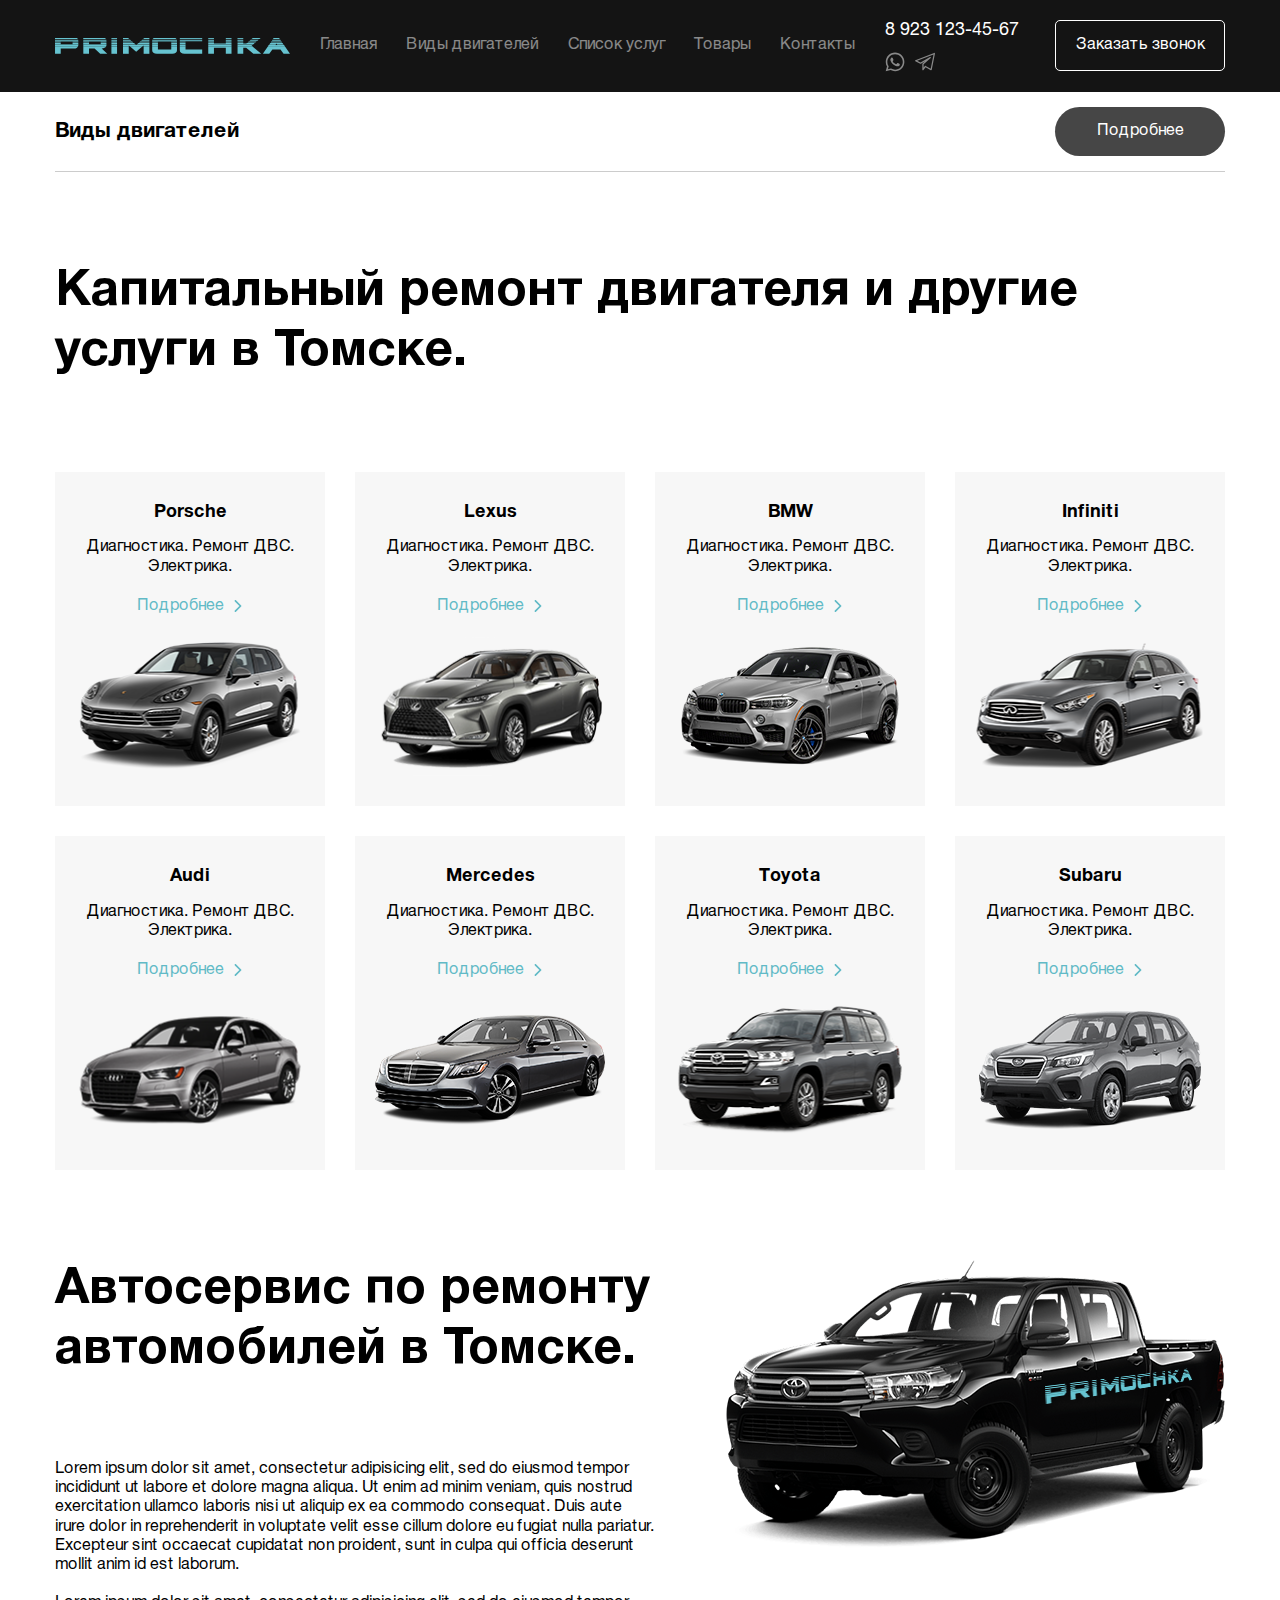
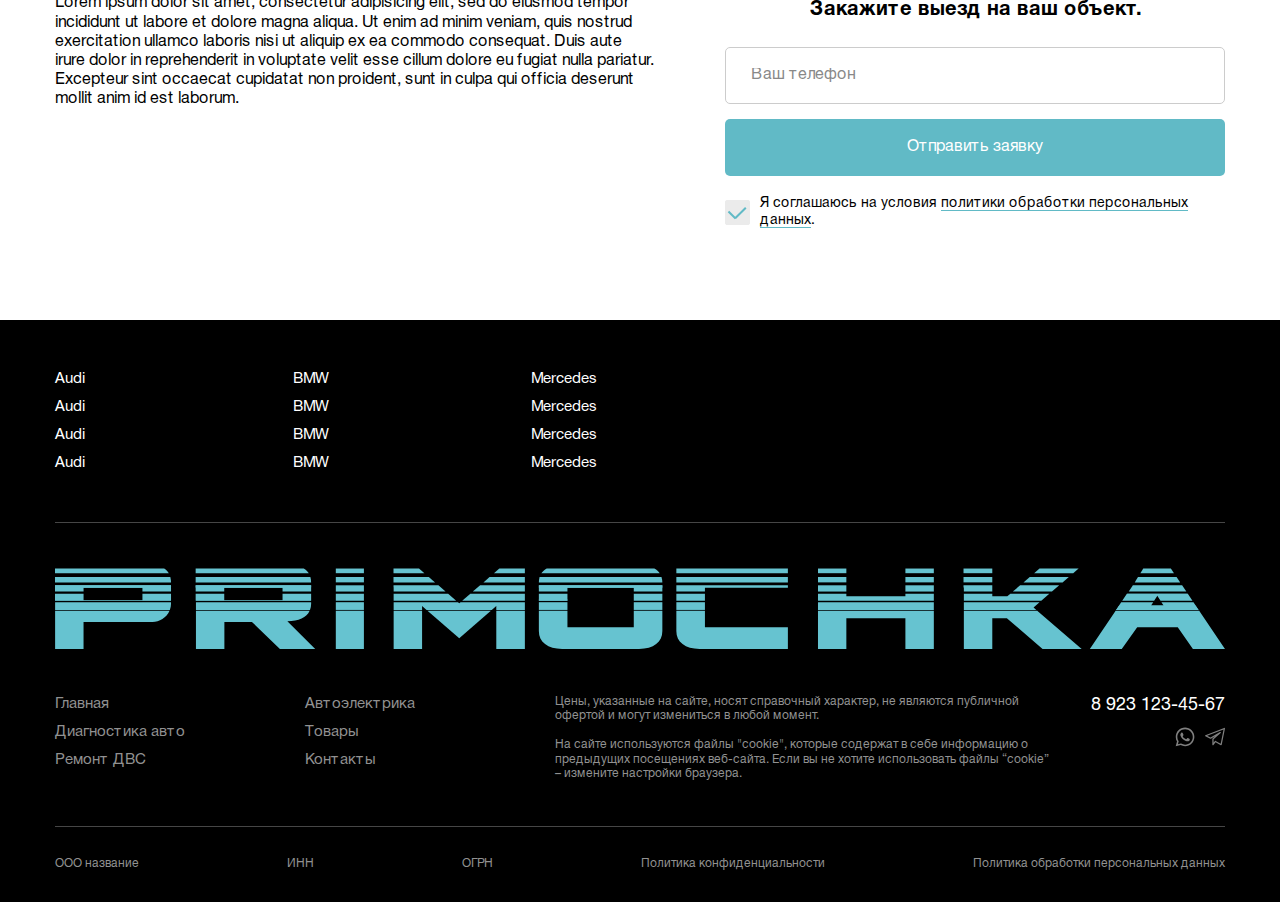
<file: engine-types.html>
<!DOCTYPE html>
<html>
<head>
	<title></title>
	<meta name="keywords" content=''>
	<meta name="description" content=''>

	<meta name="format-detection" content="telephone=no">

	<meta http-equiv="Content-Type" content="text/html; charset=utf-8">
	<meta name="viewport" content="width=device-width,minimum-scale=1,maximum-scale=1">
	<link rel="stylesheet" href="css/reset.css" type="text/css">
	<link rel="stylesheet" href="css/jquery.fancybox.css" type="text/css">
	<link rel="stylesheet" href="css/slick.css" type="text/css">
	<link rel="stylesheet" href="css/layout.css" type="text/css">
	<link rel="stylesheet" href="css/main.css" type="text/css">

</head>
<body>
	<div class="body-wrap">
		<div class="b header">
			<div class="container">
				<div class="wrap">
					<div class="header-logo">
						<a href="/"><img src="i/logo.svg"></a>
					</div>
					<div class="header-nav">
						<ul>
							<li><a href="/">Главная</a></li>
							<li><a href="/">Виды двигателей</a></li>
							<li><a href="/">Список услуг</a></li>
							<li><a href="/">Товары</a></li>
							<li><a href="/">Контакты</a></li>
						</ul>
					</div>
					<div class="header-contacts">
						<a href="tel:89231234567">8 923 123-45-67</a>
						<ul class="social">
							<li><a href="#" target="_blank"><img src="i/social-1.svg"></a></li>
							<li><a href="#" target="_blank"><img src="i/social-2.svg"></a></li>
						</ul>
					</div>
					<a href="#popup-callback" class="header-btn fancybox">Заказать звонок</a>
					<div class="mobile-btn">
						<div class="mobile-btn-el"></div>
					</div>
				</div>
			</div>
			<div class="mobile-menu">
				<div class="close-btn"></div>
				<div class="nav">
					<ul>
						<li><a href="/">Главная</a></li>
						<li><a href="/">Виды двигателей</a></li>
						<li><a href="/">Список услуг</a></li>
						<li><a href="/">Товары</a></li>
						<li><a href="/">Контакты</a></li>
					</ul>
				</div>
				<div class="header-contacts">
					<a href="tel:89231234567">8 923 123-45-67</a>
					<ul class="social">
						<li><a href="#" target="_blank"><img src="i/social-1.svg"></a></li>
						<li><a href="#" target="_blank"><img src="i/social-2.svg"></a></li>
					</ul>
				</div>
				<a href="#popup-callback" class="header-btn fancybox">Заказать звонок</a>
			</div>
		</div>

		<div class="breadcrumbs">
			<div class="container">
				<div class="wrap">
					<div class="title">Виды двигателей</div>
					<a href="#" class="btn">Подробнее</a>
				</div>
			</div>
		</div>

		<div class="b b-ekr left-align no-pad-bot">
			<div class="container">
				<h2 class="b-title">Капитальный ремонт двигателя и&nbsp;другие услуги в&nbsp;Томске.</h2>
				<ul class="b-marks">
					<li>
						<div class="top">
							<div class="name">Porsche</div>
							<div class="text">Диагностика. Ремонт&nbsp;ДВС. Электрика.</div>
						</div>
						<div class="bottom">
							<div class="more"><a href="#">Подробнее</a></div>
							<div class="image"><a href="#"><img src="i/mark-1.png"></a></div>
						</div>
					</li>
					<li>
						<div class="top">
							<div class="name">Lexus</div>
							<div class="text">Диагностика. Ремонт&nbsp;ДВС. Электрика.</div>
						</div>
						<div class="bottom">
							<div class="more"><a href="#">Подробнее</a></div>
							<div class="image"><a href="#"><img src="i/mark-2.png"></a></div>
						</div>
					</li>
					<li>
						<div class="top">
							<div class="name">BMW</div>
							<div class="text">Диагностика. Ремонт&nbsp;ДВС. Электрика.</div>
						</div>
						<div class="bottom">
							<div class="more"><a href="#">Подробнее</a></div>
							<div class="image"><a href="#"><img src="i/mark-3.png"></a></div>
						</div>
					</li>
					<li>
						<div class="top">
							<div class="name">Infiniti</div>
							<div class="text">Диагностика. Ремонт&nbsp;ДВС. Электрика.</div>
						</div>
						<div class="bottom">
							<div class="more"><a href="#">Подробнее</a></div>
							<div class="image"><a href="#"><img src="i/mark-4.png"></a></div>
						</div>
					</li>
					<li>
						<div class="top">
							<div class="name">Audi</div>
							<div class="text">Диагностика. Ремонт&nbsp;ДВС. Электрика.</div>
						</div>
						<div class="bottom">
							<div class="more"><a href="#">Подробнее</a></div>
							<div class="image"><a href="#"><img src="i/mark-5.png"></a></div>
						</div>
					</li>
					<li>
						<div class="top">
							<div class="name">Mercedes</div>
							<div class="text">Диагностика. Ремонт&nbsp;ДВС. Электрика.</div>
						</div>
						<div class="bottom">
							<div class="more"><a href="#">Подробнее</a></div>
							<div class="image"><a href="#"><img src="i/mark-6.png"></a></div>
						</div>
					</li>
					<li>
						<div class="top">
							<div class="name">Toyota</div>
							<div class="text">Диагностика. Ремонт&nbsp;ДВС. Электрика.</div>
						</div>
						<div class="bottom">
							<div class="more"><a href="#">Подробнее</a></div>
							<div class="image"><a href="#"><img src="i/mark-7.png"></a></div>
						</div>
					</li>
					<li>
						<div class="top">
							<div class="name">Subaru</div>
							<div class="text">Диагностика. Ремонт&nbsp;ДВС. Электрика.</div>
						</div>
						<div class="bottom">
							<div class="more"><a href="#">Подробнее</a></div>
							<div class="image"><a href="#"><img src="i/mark-8.png"></a></div>
						</div>
					</li>
				</ul>
			</div>
		</div>

		<div class="b b-ekr">
			<div class="container">
				<div class="b-text-cols b-scroll-block">
					<div class="col-left">
						<h2 class="b-title">Автосервис по&nbsp;ремонту автомобилей в&nbsp;Томске.</h2>
						<div class="b-text">
							<p>Lorem ipsum dolor sit amet, consectetur adipisicing elit, sed do eiusmod tempor incididunt ut labore et dolore magna aliqua. Ut enim ad minim veniam, quis nostrud exercitation ullamco laboris nisi ut aliquip ex ea commodo consequat. Duis aute irure dolor in reprehenderit in voluptate velit esse cillum dolore eu fugiat nulla pariatur. Excepteur sint occaecat cupidatat non proident, sunt in culpa qui officia deserunt mollit anim id est laborum.</p><br>
							<p>Lorem ipsum dolor sit amet, consectetur adipisicing elit, sed do eiusmod tempor incididunt ut labore et dolore magna aliqua. Ut enim ad minim veniam, quis nostrud exercitation ullamco laboris nisi ut aliquip ex ea commodo consequat. Duis aute irure dolor in reprehenderit in voluptate velit esse cillum dolore eu fugiat nulla pariatur. Excepteur sint occaecat cupidatat non proident, sunt in culpa qui officia deserunt mollit anim id est laborum.</p>
						</div>
					</div>
					<div class="col-right b-scroll-el">
						<div class="image"><img src="i/car-img-2.png"></div>
						<div class="b-form">
							<div class="title">Закажите выезд на ваш объект.</div>
							<form>
								<div class="b-input">
									<input type="tel" placeholder="Ваш телефон">
								</div>
								<button type="submit" class="b-btn">Отправить заявку</button>
								<div class="policy-text"><div class="radio-btn active"></div>Я соглашаюсь на условия <a href="#popup-policy" class="fancybox">политики обработки персональных данных</a>.</div>
							</form>
						</div>
					</div>
				</div>
			</div>
		</div>

		<div class="b footer">
			<div class="container">
				<div class="footer-marks">
					<ul>
						<li><a href="#">Audi</a></li>
						<li><a href="#">BMW</a></li>
						<li><a href="#">Mercedes</a></li>
					</ul>
					<ul>
						<li><a href="#">Audi</a></li>
						<li><a href="#">BMW</a></li>
						<li><a href="#">Mercedes</a></li>
					</ul>
					<ul>
						<li><a href="#">Audi</a></li>
						<li><a href="#">BMW</a></li>
						<li><a href="#">Mercedes</a></li>
					</ul>
					<ul>
						<li><a href="#">Audi</a></li>
						<li><a href="#">BMW</a></li>
						<li><a href="#">Mercedes</a></li>
					</ul>
				</div>
				<div class="footer-content">
					<div class="footer-logo"><a href="/"><img src="i/logo.svg"></a></div>
					<div class="flex">
						<div class="footer-nav">
							<ul>
								<li><a href="/">Главная</a></li>
								<li><a href="/">Диагностика авто</a></li>
								<li><a href="/">Ремонт ДВС</a></li>
							</ul>
							<ul>
								<li><a href="/">Автоэлектрика</a></li>
								<li><a href="/">Товары</a></li>
								<li><a href="/">Контакты</a></li>
							</ul>
						</div>
						<div class="footer-contacts">
							<a href="tel:">8 923 123-45-67</a>
							<ul class="social">
								<li><a href="#" target="_blank"><img src="i/social-1.svg"></a></li>
								<li><a href="#" target="_blank"><img src="i/social-2.svg"></a></li>
							</ul>
						</div>
						<div class="footer-cookie">
							<p>Цены, указанные на сайте, носят справочный характер, не являются публичной офертой и могут измениться в любой момент.</p><br>
							<p>На сайте используются файлы "cookie", которые содержат в себе информацию о предыдущих посещениях веб-сайта. Если вы не хотите использовать файлы “cookie” – измените настройки браузера.</p>
						</div>
					</div>
				</div>
				<div class="footer-info">
					<ul>
						<li>ООО название</li>
						<li>ИНН</li>
						<li>ОГРН</li>
						<li><a href="#" target="_blank">Политика конфиденциальности</a></li>
						<li><a href="#popup-policy" class="fancybox">Политика обработки персональных данных</a></li>
					</ul>
				</div>
			</div>
		</div>

		<div style="display:none;">
			<div class="b-popup" id="popup-callback">
				<div class="title">Оставьте заявку</div>
				<div class="subtitle">Наш менеджер свжется с вами в ближайшее время</div>
				<div class="b-form">
					<form>
						<div class="b-input">
							<input type="text" placeholder="Ваше имя">
						</div>
						<div class="b-input">
							<input type="tel" placeholder="Ваш телефон">
						</div>
						<button type="submit" class="b-btn">Заказать звонок</button>
						<div class="policy-text"><div class="radio-btn active"></div>Я соглашаюсь на условия <a href="#popup-policy" class="fancybox">политики обработки персональных данных</a>.</div>
					</form>
				</div>
			</div>

			<div class="b-popup" id="popup-order">
				<div class="title">Оформите заявку на товар</div>
				<div class="b-form">
					<form>
						<div class="b-input">
							<input type="text" placeholder="Ваше имя">
						</div>
						<div class="b-input">
							<input type="tel" placeholder="Ваш телефон">
						</div>
						<button type="submit" class="b-btn">Заказать звонок</button>
						<div class="policy-text"><div class="radio-btn active"></div>Я соглашаюсь на условия <a href="#popup-policy" class="fancybox">политики обработки персональных данных</a>.</div>
					</form>
				</div>
			</div>

			<div class="b-popup b-popup-policy" id="popup-policy">
				<div class="title">Соглашение на обработку персональных данных</div>
				<div class="b-text">
					<p>Данное соглашение создано нами с целью максимальной защищенности ваших данных. Пожалуйста, прочтите внимательно нашу политику конфиденциальности.<br> Когда вы отправляете заявку на нашем сайте с целью получения услуг, какой-либо справочной информации или обратной связи, вы автоматически даете согласие на обработку нами ваших персональных данных, а также иной информации: хранение, использование и сбор. Мы гарантируем, что ваши личные и персональные данные никогда не будут переданы третьим лицам.</p><br>
					<p>Все указываемые персональные данные, такие как:<br> • адрес электронной почты,<br> • ваше имя,<br> • контактный номер телефона</p><br>
					<p>Мы используем исключительно для связи с вами в следующих случаях: ответ на вопросы, обработка ваших заявок.</p>
				</div>
			</div>
		</div>
	</div>

	<script type="text/javascript" src="js/jquery-2.1.1.min.js"></script>
	<script type="text/javascript" src="js/jquery.fancybox.js"></script>
	<script type="text/javascript" src="js/jquery.inputmask.bundle.js"></script>
	<script type="text/javascript" src="js/slick.js"></script>
	<script type="text/javascript" src="js/main.js"></script>
</body>
</html>
</file>
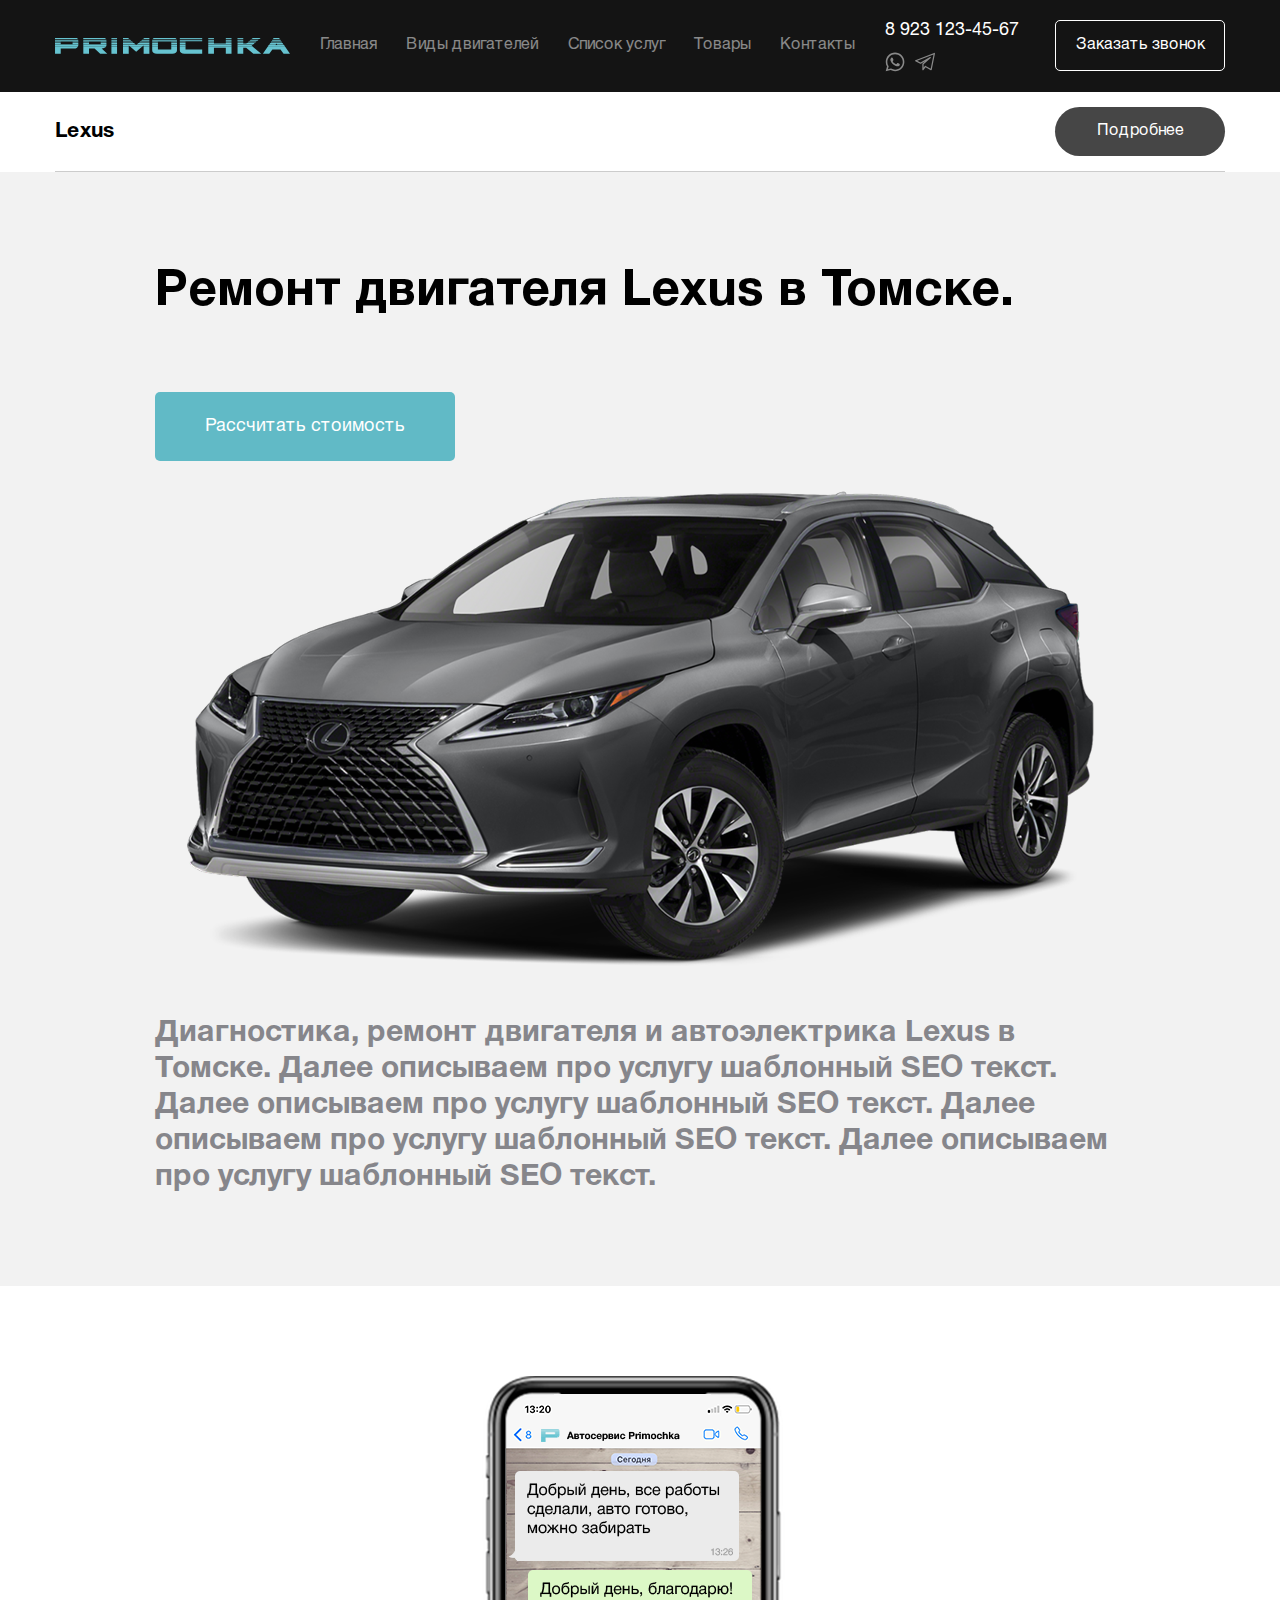
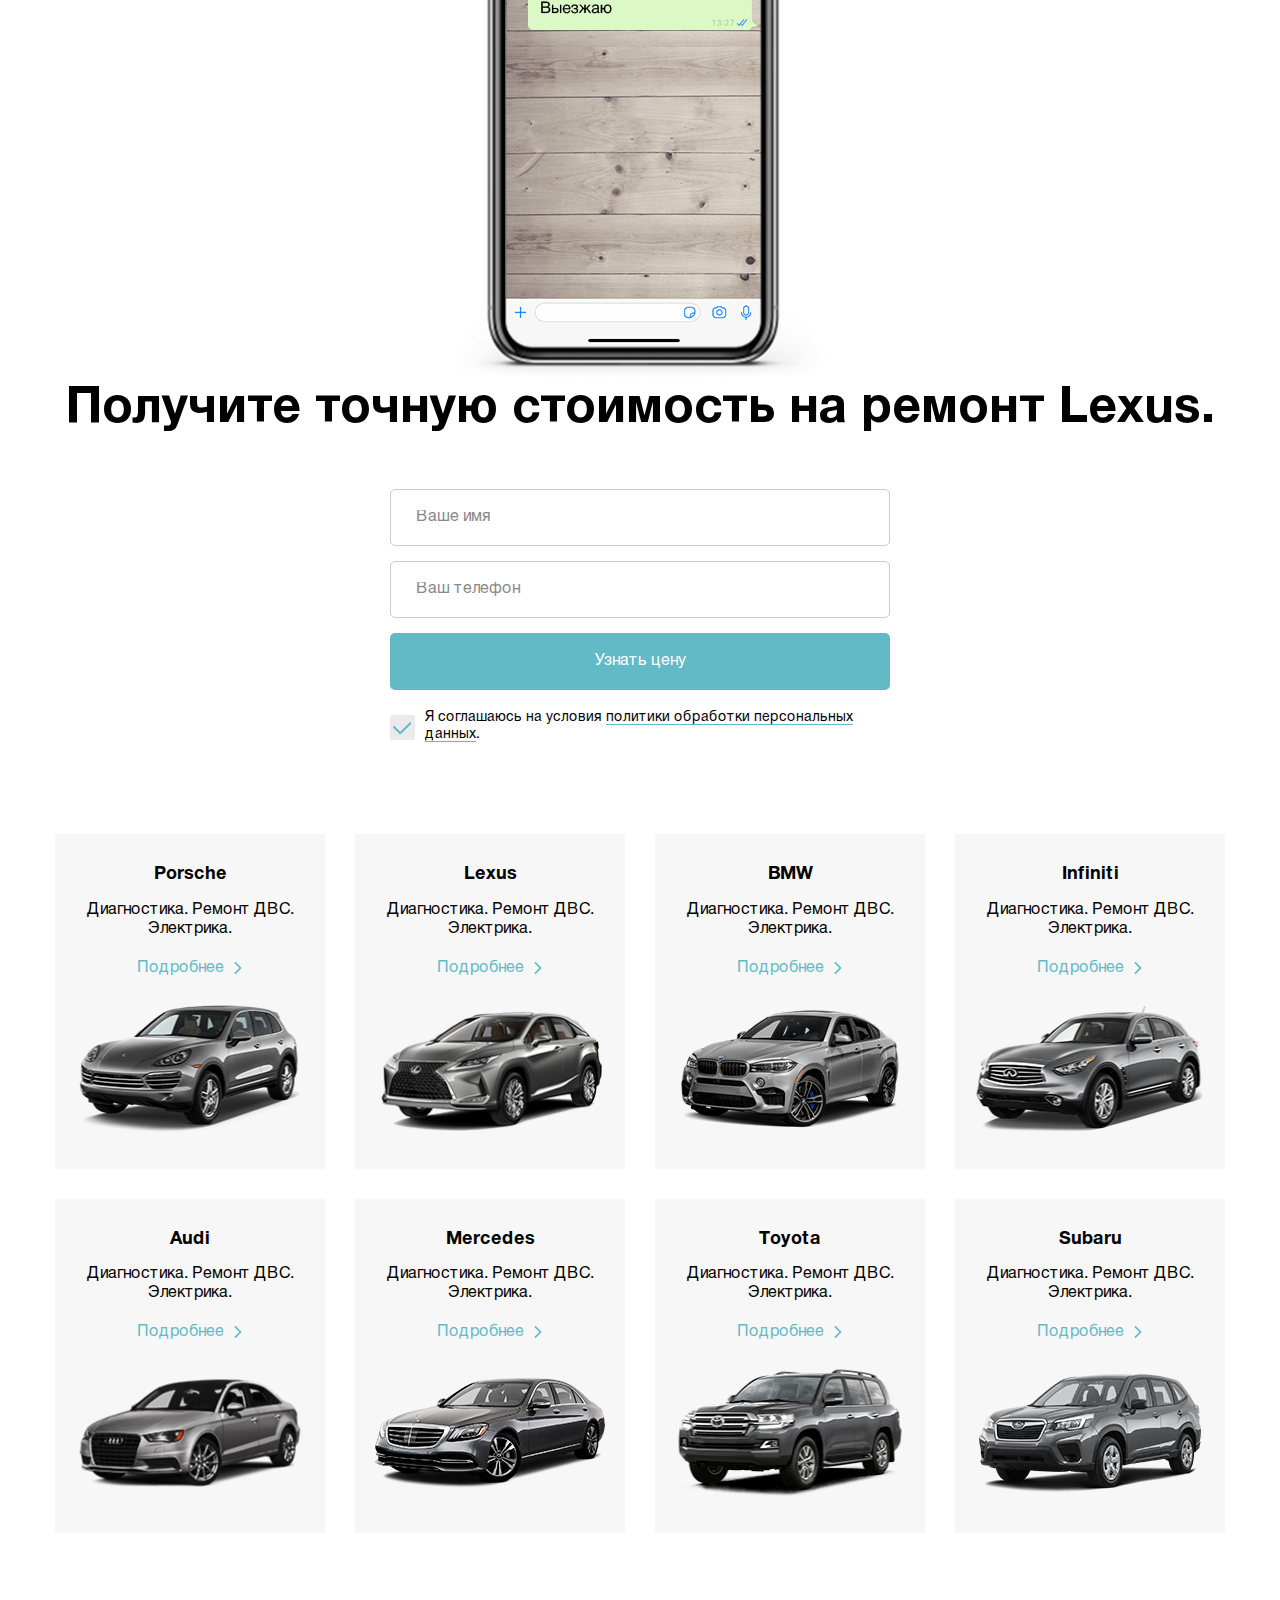
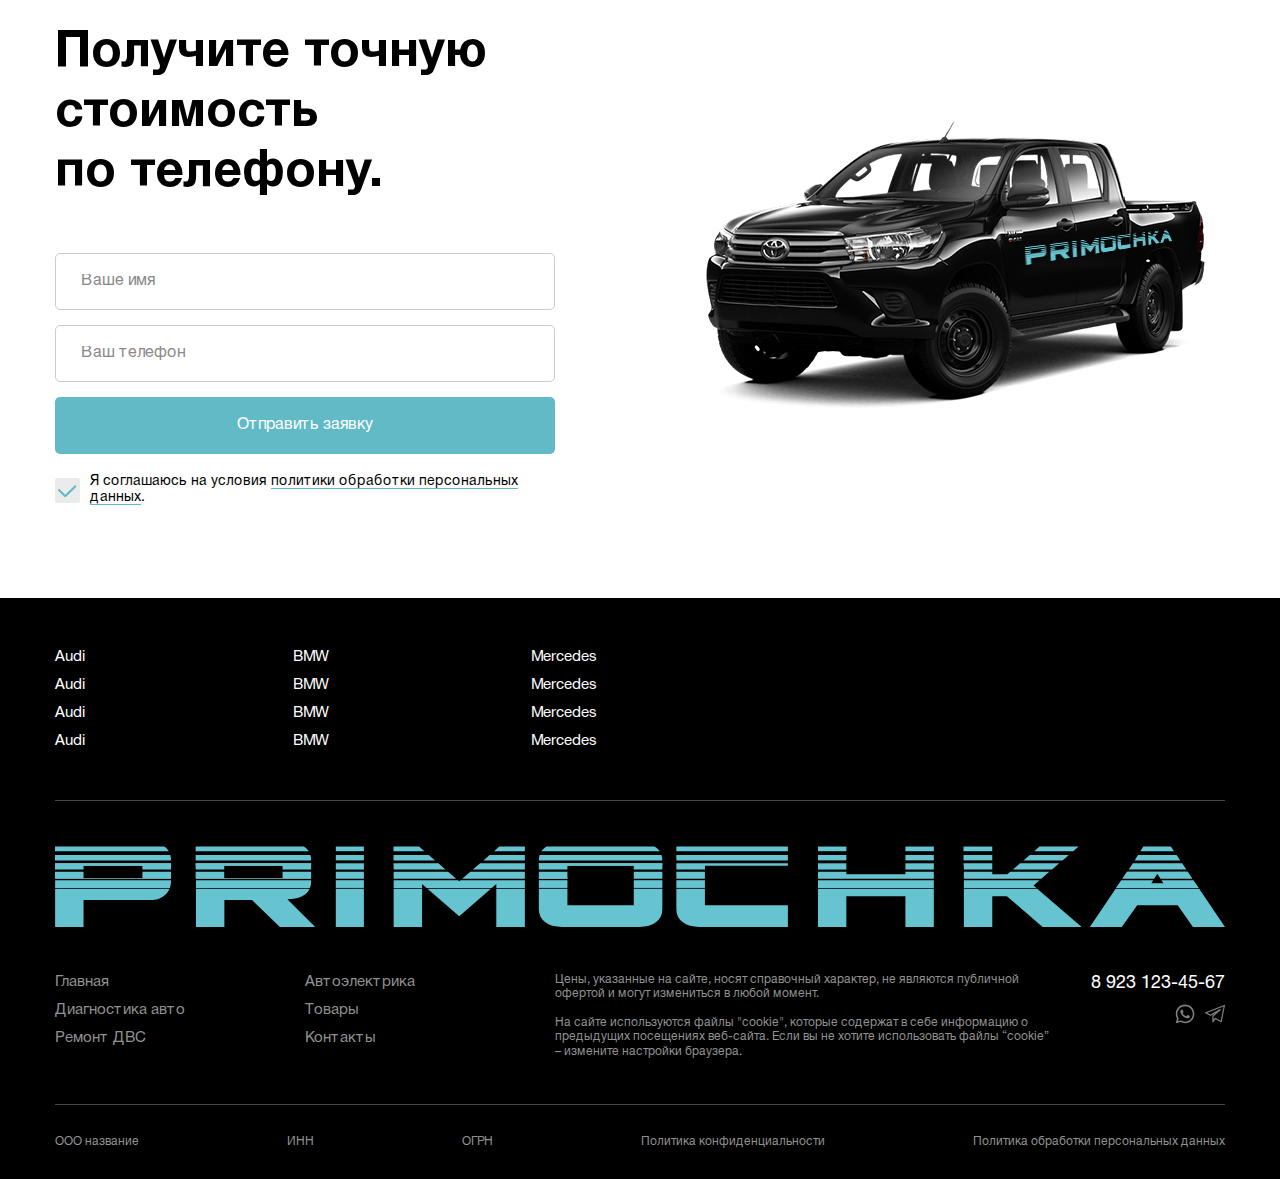
<file: engine.html>
<!DOCTYPE html>
<html>
<head>
	<title></title>
	<meta name="keywords" content=''>
	<meta name="description" content=''>

	<meta name="format-detection" content="telephone=no">

	<meta http-equiv="Content-Type" content="text/html; charset=utf-8">
	<meta name="viewport" content="width=device-width,minimum-scale=1,maximum-scale=1">
	<link rel="stylesheet" href="css/reset.css" type="text/css">
	<link rel="stylesheet" href="css/jquery.fancybox.css" type="text/css">
	<link rel="stylesheet" href="css/slick.css" type="text/css">
	<link rel="stylesheet" href="css/layout.css" type="text/css">
	<link rel="stylesheet" href="css/main.css" type="text/css">

</head>
<body>
	<div class="body-wrap">
		<div class="b header">
			<div class="container">
				<div class="wrap">
					<div class="header-logo">
						<a href="/"><img src="i/logo.svg"></a>
					</div>
					<div class="header-nav">
						<ul>
							<li><a href="/">Главная</a></li>
							<li><a href="/">Виды двигателей</a></li>
							<li><a href="/">Список услуг</a></li>
							<li><a href="/">Товары</a></li>
							<li><a href="/">Контакты</a></li>
						</ul>
					</div>
					<div class="header-contacts">
						<a href="tel:89231234567">8 923 123-45-67</a>
						<ul class="social">
							<li><a href="#" target="_blank"><img src="i/social-1.svg"></a></li>
							<li><a href="#" target="_blank"><img src="i/social-2.svg"></a></li>
						</ul>
					</div>
					<a href="#popup-callback" class="header-btn fancybox">Заказать звонок</a>
					<div class="mobile-btn">
						<div class="mobile-btn-el"></div>
					</div>
				</div>
			</div>
			<div class="mobile-menu">
				<div class="close-btn"></div>
				<div class="nav">
					<ul>
						<li><a href="/">Главная</a></li>
						<li><a href="/">Виды двигателей</a></li>
						<li><a href="/">Список услуг</a></li>
						<li><a href="/">Товары</a></li>
						<li><a href="/">Контакты</a></li>
					</ul>
				</div>
				<div class="header-contacts">
					<a href="tel:89231234567">8 923 123-45-67</a>
					<ul class="social">
						<li><a href="#" target="_blank"><img src="i/social-1.svg"></a></li>
						<li><a href="#" target="_blank"><img src="i/social-2.svg"></a></li>
					</ul>
				</div>
				<a href="#popup-callback" class="header-btn fancybox">Заказать звонок</a>
			</div>
		</div>

		<div class="breadcrumbs">
			<div class="container">
				<div class="wrap">
					<div class="title">Lexus</div>
					<a href="#" class="btn">Подробнее</a>
				</div>
			</div>
		</div>

		<div class="b b-ekr grey">
			<div class="container">
				<div class="b-engine">
					<h2 class="b-title">Ремонт двигателя Lexus в&nbsp;Томске.</h2>
					<a href="#form-block" class="b-btn scroll-btn">Рассчитать стоимость</a>
					<div class="image"><img src="i/lexus.png"></div>
					<div class="text">Диагностика, ремонт двигателя и автоэлектрика Lexus в Томске. Далее описываем про услугу шаблонный SEO текст. Далее описываем про услугу шаблонный SEO текст. Далее описываем про услугу шаблонный SEO текст. Далее описываем про услугу шаблонный SEO текст.</div>
				</div>
			</div>
		</div>

		<div class="b b-ekr no-pad-bot" id="form-block">
			<div class="container">
				<div class="b-form-wrap">
					<div class="image"><img src="i/phone-img.png"></div>
					<h2 class="b-title">Получите точную стоимость на ремонт Lexus.</h2>
					<div class="b-form">
						<form>
							<div class="b-input">
								<input type="text" placeholder="Ваше имя">
							</div>
							<div class="b-input">
								<input type="tel" placeholder="Ваш телефон">
							</div>
							<button type="submit" class="b-btn">Узнать цену</button>
							<div class="policy-text"><div class="radio-btn active"></div>Я соглашаюсь на условия <a href="#popup-policy" class="fancybox">политики обработки персональных данных</a>.</div>
						</form>
					</div>
				</div>
				<ul class="b-marks">
					<li>
						<div class="top">
							<div class="name">Porsche</div>
							<div class="text">Диагностика. Ремонт&nbsp;ДВС. Электрика.</div>
						</div>
						<div class="bottom">
							<div class="more"><a href="#">Подробнее</a></div>
							<div class="image"><a href="#"><img src="i/mark-1.png"></a></div>
						</div>
					</li>
					<li>
						<div class="top">
							<div class="name">Lexus</div>
							<div class="text">Диагностика. Ремонт&nbsp;ДВС. Электрика.</div>
						</div>
						<div class="bottom">
							<div class="more"><a href="#">Подробнее</a></div>
							<div class="image"><a href="#"><img src="i/mark-2.png"></a></div>
						</div>
					</li>
					<li>
						<div class="top">
							<div class="name">BMW</div>
							<div class="text">Диагностика. Ремонт&nbsp;ДВС. Электрика.</div>
						</div>
						<div class="bottom">
							<div class="more"><a href="#">Подробнее</a></div>
							<div class="image"><a href="#"><img src="i/mark-3.png"></a></div>
						</div>
					</li>
					<li>
						<div class="top">
							<div class="name">Infiniti</div>
							<div class="text">Диагностика. Ремонт&nbsp;ДВС. Электрика.</div>
						</div>
						<div class="bottom">
							<div class="more"><a href="#">Подробнее</a></div>
							<div class="image"><a href="#"><img src="i/mark-4.png"></a></div>
						</div>
					</li>
					<li>
						<div class="top">
							<div class="name">Audi</div>
							<div class="text">Диагностика. Ремонт&nbsp;ДВС. Электрика.</div>
						</div>
						<div class="bottom">
							<div class="more"><a href="#">Подробнее</a></div>
							<div class="image"><a href="#"><img src="i/mark-5.png"></a></div>
						</div>
					</li>
					<li>
						<div class="top">
							<div class="name">Mercedes</div>
							<div class="text">Диагностика. Ремонт&nbsp;ДВС. Электрика.</div>
						</div>
						<div class="bottom">
							<div class="more"><a href="#">Подробнее</a></div>
							<div class="image"><a href="#"><img src="i/mark-6.png"></a></div>
						</div>
					</li>
					<li>
						<div class="top">
							<div class="name">Toyota</div>
							<div class="text">Диагностика. Ремонт&nbsp;ДВС. Электрика.</div>
						</div>
						<div class="bottom">
							<div class="more"><a href="#">Подробнее</a></div>
							<div class="image"><a href="#"><img src="i/mark-7.png"></a></div>
						</div>
					</li>
					<li>
						<div class="top">
							<div class="name">Subaru</div>
							<div class="text">Диагностика. Ремонт&nbsp;ДВС. Электрика.</div>
						</div>
						<div class="bottom">
							<div class="more"><a href="#">Подробнее</a></div>
							<div class="image"><a href="#"><img src="i/mark-8.png"></a></div>
						</div>
					</li>
				</ul>
			</div>
		</div>

		<div class="b b-ekr">
			<div class="container">
				<div class="b-callback">
					<div class="content">
						<h2 class="b-title">Получите точную стоимость по&nbsp;телефону.</h2>
						<div class="b-form">
							<form>
								<div class="b-input">
									<input type="text" placeholder="Ваше имя">
								</div>
								<div class="b-input">
									<input type="tel" placeholder="Ваш телефон">
								</div>
								<button type="submit" class="b-btn">Отправить заявку</button>
								<div class="policy-text"><div class="radio-btn active"></div>Я соглашаюсь на условия <a href="#popup-policy" class="fancybox">политики обработки персональных данных</a>.</div>
							</form>
						</div>
					</div>
					<div class="image"><img src="i/car-img-2.png"></div>
				</div>
			</div>
		</div>

		<div class="b footer">
			<div class="container">
				<div class="footer-marks">
					<ul>
						<li><a href="#">Audi</a></li>
						<li><a href="#">BMW</a></li>
						<li><a href="#">Mercedes</a></li>
					</ul>
					<ul>
						<li><a href="#">Audi</a></li>
						<li><a href="#">BMW</a></li>
						<li><a href="#">Mercedes</a></li>
					</ul>
					<ul>
						<li><a href="#">Audi</a></li>
						<li><a href="#">BMW</a></li>
						<li><a href="#">Mercedes</a></li>
					</ul>
					<ul>
						<li><a href="#">Audi</a></li>
						<li><a href="#">BMW</a></li>
						<li><a href="#">Mercedes</a></li>
					</ul>
				</div>
				<div class="footer-content">
					<div class="footer-logo"><a href="/"><img src="i/logo.svg"></a></div>
					<div class="flex">
						<div class="footer-nav">
							<ul>
								<li><a href="/">Главная</a></li>
								<li><a href="/">Диагностика авто</a></li>
								<li><a href="/">Ремонт ДВС</a></li>
							</ul>
							<ul>
								<li><a href="/">Автоэлектрика</a></li>
								<li><a href="/">Товары</a></li>
								<li><a href="/">Контакты</a></li>
							</ul>
						</div>
						<div class="footer-contacts">
							<a href="tel:">8 923 123-45-67</a>
							<ul class="social">
								<li><a href="#" target="_blank"><img src="i/social-1.svg"></a></li>
								<li><a href="#" target="_blank"><img src="i/social-2.svg"></a></li>
							</ul>
						</div>
						<div class="footer-cookie">
							<p>Цены, указанные на сайте, носят справочный характер, не являются публичной офертой и могут измениться в любой момент.</p><br>
							<p>На сайте используются файлы "cookie", которые содержат в себе информацию о предыдущих посещениях веб-сайта. Если вы не хотите использовать файлы “cookie” – измените настройки браузера.</p>
						</div>
					</div>
				</div>
				<div class="footer-info">
					<ul>
						<li>ООО название</li>
						<li>ИНН</li>
						<li>ОГРН</li>
						<li><a href="#" target="_blank">Политика конфиденциальности</a></li>
						<li><a href="#popup-policy" class="fancybox">Политика обработки персональных данных</a></li>
					</ul>
				</div>
			</div>
		</div>

		<div style="display:none;">
			<div class="b-popup" id="popup-callback">
				<div class="title">Оставьте заявку</div>
				<div class="subtitle">Наш менеджер свжется с вами в ближайшее время</div>
				<div class="b-form">
					<form>
						<div class="b-input">
							<input type="text" placeholder="Ваше имя">
						</div>
						<div class="b-input">
							<input type="tel" placeholder="Ваш телефон">
						</div>
						<button type="submit" class="b-btn">Заказать звонок</button>
						<div class="policy-text"><div class="radio-btn active"></div>Я соглашаюсь на условия <a href="#popup-policy" class="fancybox">политики обработки персональных данных</a>.</div>
					</form>
				</div>
			</div>

			<div class="b-popup" id="popup-order">
				<div class="title">Оформите заявку на товар</div>
				<div class="b-form">
					<form>
						<div class="b-input">
							<input type="text" placeholder="Ваше имя">
						</div>
						<div class="b-input">
							<input type="tel" placeholder="Ваш телефон">
						</div>
						<button type="submit" class="b-btn">Заказать звонок</button>
						<div class="policy-text"><div class="radio-btn active"></div>Я соглашаюсь на условия <a href="#popup-policy" class="fancybox">политики обработки персональных данных</a>.</div>
					</form>
				</div>
			</div>

			<div class="b-popup b-popup-policy" id="popup-policy">
				<div class="title">Соглашение на обработку персональных данных</div>
				<div class="b-text">
					<p>Данное соглашение создано нами с целью максимальной защищенности ваших данных. Пожалуйста, прочтите внимательно нашу политику конфиденциальности.<br> Когда вы отправляете заявку на нашем сайте с целью получения услуг, какой-либо справочной информации или обратной связи, вы автоматически даете согласие на обработку нами ваших персональных данных, а также иной информации: хранение, использование и сбор. Мы гарантируем, что ваши личные и персональные данные никогда не будут переданы третьим лицам.</p><br>
					<p>Все указываемые персональные данные, такие как:<br> • адрес электронной почты,<br> • ваше имя,<br> • контактный номер телефона</p><br>
					<p>Мы используем исключительно для связи с вами в следующих случаях: ответ на вопросы, обработка ваших заявок.</p>
				</div>
			</div>
		</div>
	</div>

	<script type="text/javascript" src="js/jquery-2.1.1.min.js"></script>
	<script type="text/javascript" src="js/jquery.fancybox.js"></script>
	<script type="text/javascript" src="js/jquery.inputmask.bundle.js"></script>
	<script type="text/javascript" src="js/slick.js"></script>
	<script type="text/javascript" src="js/main.js"></script>
</body>
</html>
</file>
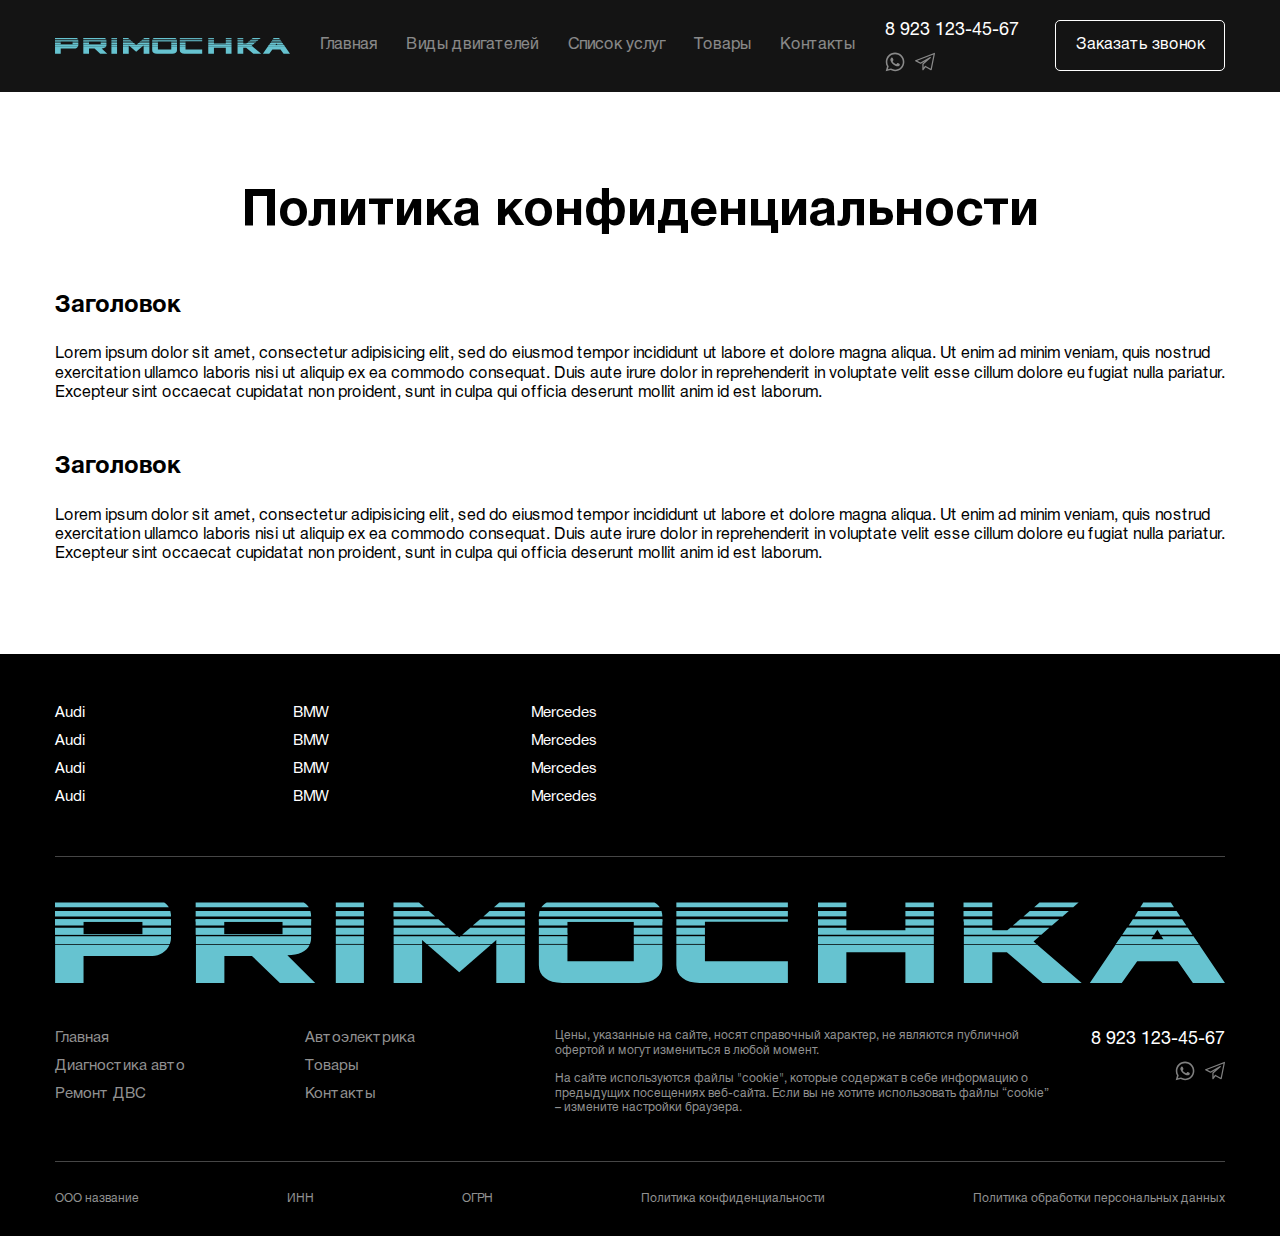
<file: policy.html>
<!DOCTYPE html>
<html>
<head>
	<title></title>
	<meta name="keywords" content=''>
	<meta name="description" content=''>

	<meta name="format-detection" content="telephone=no">

	<meta http-equiv="Content-Type" content="text/html; charset=utf-8">
	<meta name="viewport" content="width=device-width,minimum-scale=1,maximum-scale=1">
	<link rel="stylesheet" href="css/reset.css" type="text/css">
	<link rel="stylesheet" href="css/jquery.fancybox.css" type="text/css">
	<link rel="stylesheet" href="css/slick.css" type="text/css">
	<link rel="stylesheet" href="css/layout.css" type="text/css">
	<link rel="stylesheet" href="css/main.css" type="text/css">

</head>
<body>
	<div class="body-wrap">
		<div class="b header">
			<div class="container">
				<div class="wrap">
					<div class="header-logo">
						<a href="/"><img src="i/logo.svg"></a>
					</div>
					<div class="header-nav">
						<ul>
							<li><a href="/">Главная</a></li>
							<li><a href="/">Виды двигателей</a></li>
							<li class="li-drop">
								<span>Список услуг</span>
								<div class="drop">
									<ul>
										<li><a href="/">Диагностика авто</a></li>
										<li><a href="/">Ремонт ДВС</a></li>
										<li><a href="/">Автоэлектрика</a></li>
									</ul>
								</div>
							</li>
							<li><a href="/">Товары</a></li>
							<li><a href="/">Контакты</a></li>
						</ul>
					</div>
					<div class="header-contacts">
						<a href="tel:89231234567">8 923 123-45-67</a>
						<ul class="social">
							<li><a href="#" target="_blank"><img src="i/social-1.svg"></a></li>
							<li><a href="#" target="_blank"><img src="i/social-2.svg"></a></li>
						</ul>
					</div>
					<a href="#popup-callback" class="header-btn fancybox">Заказать звонок</a>
					<div class="mobile-btn">
						<div class="mobile-btn-el"></div>
					</div>
				</div>
			</div>
			<div class="mobile-menu">
				<div class="close-btn"></div>
				<div class="nav">
					<ul>
						<li><a href="/">Главная</a></li>
						<li><a href="/">Виды двигателей</a></li>
						<li><a href="/">Список услуг</a></li>
						<li><a href="/">Товары</a></li>
						<li><a href="/">Контакты</a></li>
					</ul>
				</div>
				<div class="header-contacts">
					<a href="tel:89231234567">8 923 123-45-67</a>
					<ul class="social">
						<li><a href="#" target="_blank"><img src="i/social-1.svg"></a></li>
						<li><a href="#" target="_blank"><img src="i/social-2.svg"></a></li>
					</ul>
				</div>
				<a href="#popup-callback" class="header-btn fancybox">Заказать звонок</a>
			</div>
		</div>

		<div class="b b-ekr">
			<div class="container">
				<h1 class="b-title">Политика конфиденциальности</h1>
				<div class="b-policy">
					<div class="title">Заголовок</div>
					<div class="b-text">
						<p>Lorem ipsum dolor sit amet, consectetur adipisicing elit, sed do eiusmod	tempor incididunt ut labore et dolore magna aliqua. Ut enim ad minim veniam, quis nostrud exercitation ullamco laboris nisi ut aliquip ex ea commodo consequat. Duis aute irure dolor in reprehenderit in voluptate velit esse cillum dolore eu fugiat nulla pariatur. Excepteur sint occaecat cupidatat non proident, sunt in culpa qui officia deserunt mollit anim id est laborum.</p>
					</div>
				</div>
				<div class="b-policy">
					<div class="title">Заголовок</div>
					<div class="b-text">
						<p>Lorem ipsum dolor sit amet, consectetur adipisicing elit, sed do eiusmod	tempor incididunt ut labore et dolore magna aliqua. Ut enim ad minim veniam, quis nostrud exercitation ullamco laboris nisi ut aliquip ex ea commodo consequat. Duis aute irure dolor in reprehenderit in voluptate velit esse cillum dolore eu fugiat nulla pariatur. Excepteur sint occaecat cupidatat non proident, sunt in culpa qui officia deserunt mollit anim id est laborum.</p>
					</div>
				</div>
			</div>
		</div>

		<div class="b footer">
			<div class="container">
				<div class="footer-marks">
					<ul>
						<li><a href="#">Audi</a></li>
						<li><a href="#">BMW</a></li>
						<li><a href="#">Mercedes</a></li>
					</ul>
					<ul>
						<li><a href="#">Audi</a></li>
						<li><a href="#">BMW</a></li>
						<li><a href="#">Mercedes</a></li>
					</ul>
					<ul>
						<li><a href="#">Audi</a></li>
						<li><a href="#">BMW</a></li>
						<li><a href="#">Mercedes</a></li>
					</ul>
					<ul>
						<li><a href="#">Audi</a></li>
						<li><a href="#">BMW</a></li>
						<li><a href="#">Mercedes</a></li>
					</ul>
				</div>
				<div class="footer-content">
					<div class="footer-logo"><a href="/"><img src="i/logo.svg"></a></div>
					<div class="flex">
						<div class="footer-nav">
							<ul>
								<li><a href="/">Главная</a></li>
								<li><a href="/">Диагностика авто</a></li>
								<li><a href="/">Ремонт ДВС</a></li>
							</ul>
							<ul>
								<li><a href="/">Автоэлектрика</a></li>
								<li><a href="/">Товары</a></li>
								<li><a href="/">Контакты</a></li>
							</ul>
						</div>
						<div class="footer-contacts">
							<a href="tel:">8 923 123-45-67</a>
							<ul class="social">
								<li><a href="#" target="_blank"><img src="i/social-1.svg"></a></li>
								<li><a href="#" target="_blank"><img src="i/social-2.svg"></a></li>
							</ul>
						</div>
						<div class="footer-cookie">
							<p>Цены, указанные на сайте, носят справочный характер, не являются публичной офертой и могут измениться в любой момент.</p><br>
							<p>На сайте используются файлы "cookie", которые содержат в себе информацию о предыдущих посещениях веб-сайта. Если вы не хотите использовать файлы “cookie” – измените настройки браузера.</p>
						</div>
					</div>
				</div>
				<div class="footer-info">
					<ul>
						<li>ООО название</li>
						<li>ИНН</li>
						<li>ОГРН</li>
						<li><a href="#" target="_blank">Политика конфиденциальности</a></li>
						<li><a href="#popup-policy" class="fancybox">Политика обработки персональных данных</a></li>
					</ul>
				</div>
			</div>
		</div>

		<div style="display:none;">
			<div class="b-popup" id="popup-callback">
				<div class="title">Оставьте заявку</div>
				<div class="subtitle">Наш менеджер свжется с вами в ближайшее время</div>
				<div class="b-form">
					<form>
						<div class="b-input">
							<input type="text" placeholder="Ваше имя">
						</div>
						<div class="b-input">
							<input type="tel" placeholder="Ваш телефон">
						</div>
						<button type="submit" class="b-btn">Заказать звонок</button>
						<div class="policy-text"><div class="radio-btn active"></div>Я соглашаюсь на условия <a href="#popup-policy" class="fancybox">политики обработки персональных данных</a>.</div>
					</form>
				</div>
			</div>

			<div class="b-popup" id="popup-order">
				<div class="title">Оформите заявку на товар</div>
				<div class="b-form">
					<form>
						<div class="b-input">
							<input type="text" placeholder="Ваше имя">
						</div>
						<div class="b-input">
							<input type="tel" placeholder="Ваш телефон">
						</div>
						<button type="submit" class="b-btn">Заказать звонок</button>
						<div class="policy-text"><div class="radio-btn active"></div>Я соглашаюсь на условия <a href="#popup-policy" class="fancybox">политики обработки персональных данных</a>.</div>
					</form>
				</div>
			</div>

			<div class="b-popup b-popup-policy" id="popup-policy">
				<div class="title">Соглашение на обработку персональных данных</div>
				<div class="b-text">
					<p>Данное соглашение создано нами с целью максимальной защищенности ваших данных. Пожалуйста, прочтите внимательно нашу политику конфиденциальности.<br> Когда вы отправляете заявку на нашем сайте с целью получения услуг, какой-либо справочной информации или обратной связи, вы автоматически даете согласие на обработку нами ваших персональных данных, а также иной информации: хранение, использование и сбор. Мы гарантируем, что ваши личные и персональные данные никогда не будут переданы третьим лицам.</p><br>
					<p>Все указываемые персональные данные, такие как:<br> • адрес электронной почты,<br> • ваше имя,<br> • контактный номер телефона</p><br>
					<p>Мы используем исключительно для связи с вами в следующих случаях: ответ на вопросы, обработка ваших заявок.</p>
				</div>
			</div>
		</div>
	</div>

	<script type="text/javascript" src="js/jquery-2.1.1.min.js"></script>
	<script type="text/javascript" src="js/jquery.fancybox.js"></script>
	<script type="text/javascript" src="js/jquery.inputmask.bundle.js"></script>
	<script type="text/javascript" src="js/slick.js"></script>
	<script type="text/javascript" src="js/typed.min.js"></script>
	<script type="text/javascript" src="js/main.js"></script>
</body>
</html>
</file>
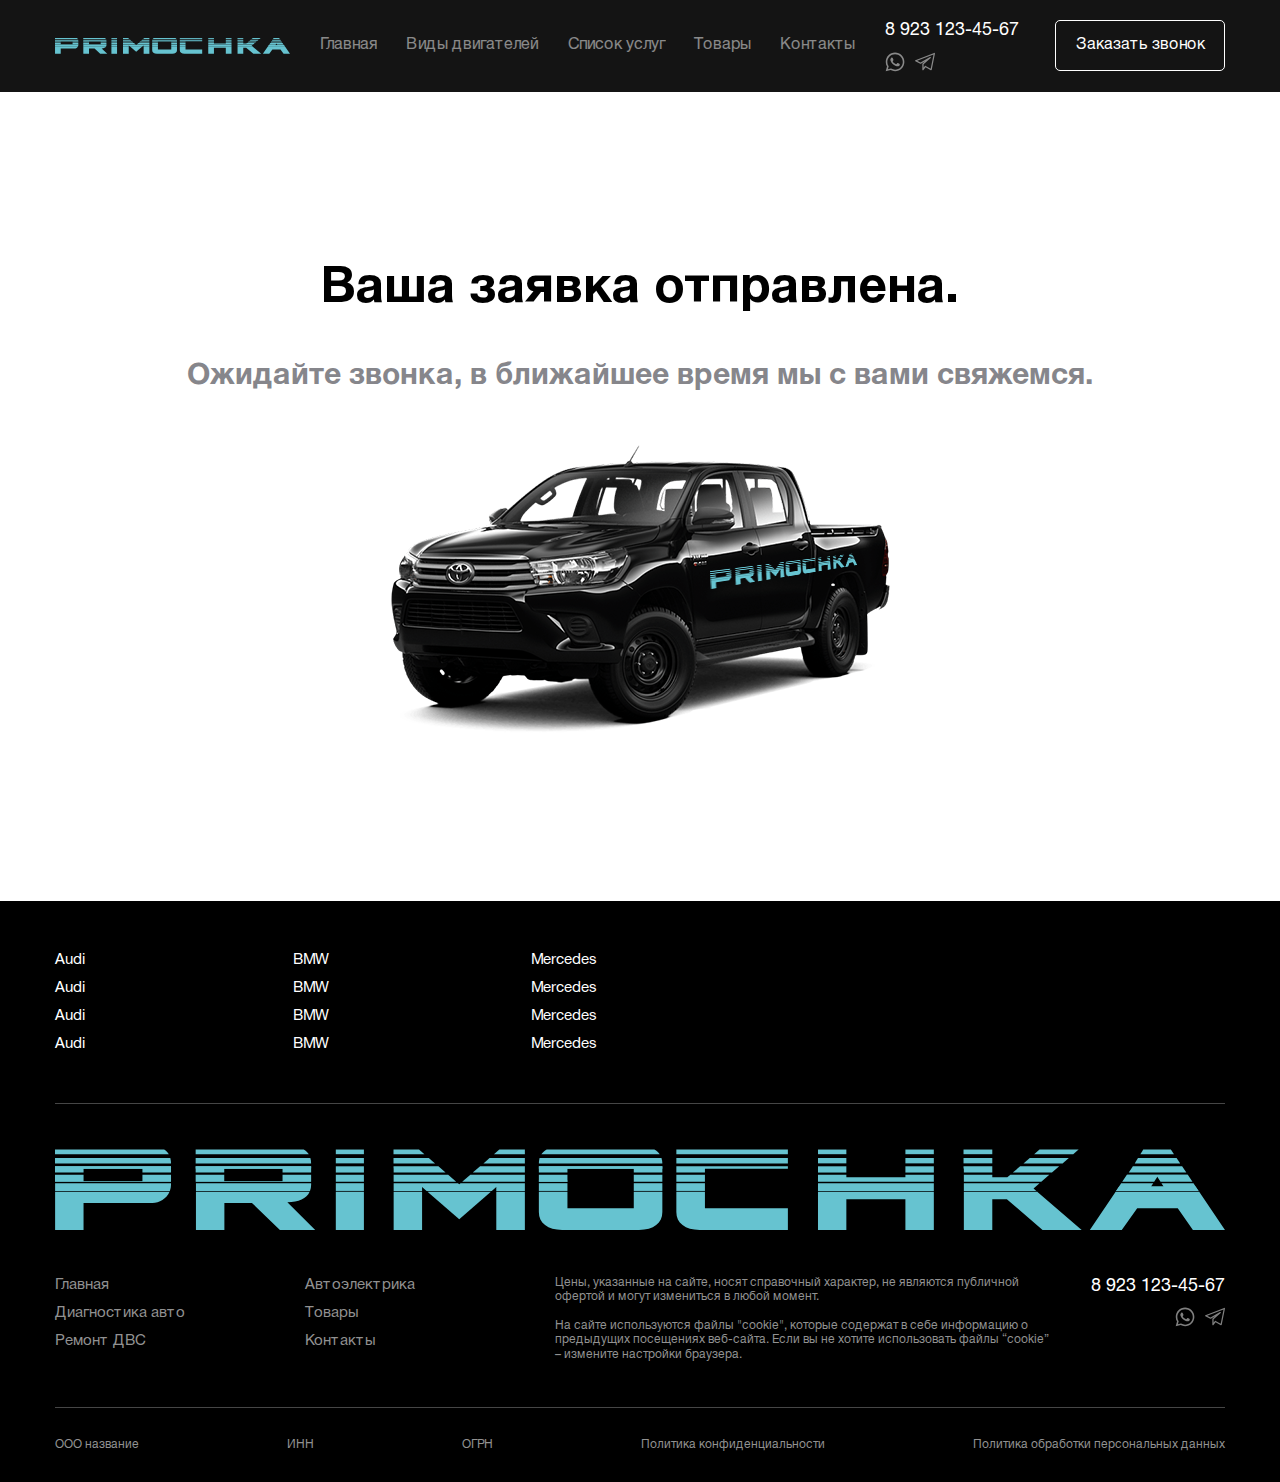
<file: thanks.html>
<!DOCTYPE html>
<html>
<head>
	<title></title>
	<meta name="keywords" content=''>
	<meta name="description" content=''>

	<meta name="format-detection" content="telephone=no">

	<meta http-equiv="Content-Type" content="text/html; charset=utf-8">
	<meta name="viewport" content="width=device-width,minimum-scale=1,maximum-scale=1">
	<link rel="stylesheet" href="css/reset.css" type="text/css">
	<link rel="stylesheet" href="css/jquery.fancybox.css" type="text/css">
	<link rel="stylesheet" href="css/slick.css" type="text/css">
	<link rel="stylesheet" href="css/layout.css" type="text/css">
	<link rel="stylesheet" href="css/main.css" type="text/css">

</head>
<body>
	<div class="body-wrap">
		<div class="b header">
			<div class="container">
				<div class="wrap">
					<div class="header-logo">
						<a href="/"><img src="i/logo.svg"></a>
					</div>
					<div class="header-nav">
						<ul>
							<li><a href="/">Главная</a></li>
							<li><a href="/">Виды двигателей</a></li>
							<li><a href="/">Список услуг</a></li>
							<li><a href="/">Товары</a></li>
							<li><a href="/">Контакты</a></li>
						</ul>
					</div>
					<div class="header-contacts">
						<a href="tel:89231234567">8 923 123-45-67</a>
						<ul class="social">
							<li><a href="#" target="_blank"><img src="i/social-1.svg"></a></li>
							<li><a href="#" target="_blank"><img src="i/social-2.svg"></a></li>
						</ul>
					</div>
					<a href="#popup-callback" class="header-btn fancybox">Заказать звонок</a>
					<div class="mobile-btn">
						<div class="mobile-btn-el"></div>
					</div>
				</div>
			</div>
			<div class="mobile-menu">
				<div class="close-btn"></div>
				<div class="nav">
					<ul>
						<li><a href="/">Главная</a></li>
						<li><a href="/">Виды двигателей</a></li>
						<li><a href="/">Список услуг</a></li>
						<li><a href="/">Товары</a></li>
						<li><a href="/">Контакты</a></li>
					</ul>
				</div>
				<div class="header-contacts">
					<a href="tel:89231234567">8 923 123-45-67</a>
					<ul class="social">
						<li><a href="#" target="_blank"><img src="i/social-1.svg"></a></li>
						<li><a href="#" target="_blank"><img src="i/social-2.svg"></a></li>
					</ul>
				</div>
				<a href="#popup-callback" class="header-btn fancybox">Заказать звонок</a>
			</div>
		</div>

		<div class="b b-ekr">
			<div class="container">
				<div class="b-thanks">
					<div class="wrap">
						<h2 class="b-title">Ваша заявка отправлена.</h2>
						<div class="text">Ожидайте звонка, в ближайшее время мы с вами свяжемся.</div>
						<div class="image"><img src="i/car-img-2.png"></div>
					</div>
				</div>
			</div>
		</div>

		<div class="b footer">
			<div class="container">
				<div class="footer-marks">
					<ul>
						<li><a href="#">Audi</a></li>
						<li><a href="#">BMW</a></li>
						<li><a href="#">Mercedes</a></li>
					</ul>
					<ul>
						<li><a href="#">Audi</a></li>
						<li><a href="#">BMW</a></li>
						<li><a href="#">Mercedes</a></li>
					</ul>
					<ul>
						<li><a href="#">Audi</a></li>
						<li><a href="#">BMW</a></li>
						<li><a href="#">Mercedes</a></li>
					</ul>
					<ul>
						<li><a href="#">Audi</a></li>
						<li><a href="#">BMW</a></li>
						<li><a href="#">Mercedes</a></li>
					</ul>
				</div>
				<div class="footer-content">
					<div class="footer-logo"><a href="/"><img src="i/logo.svg"></a></div>
					<div class="flex">
						<div class="footer-nav">
							<ul>
								<li><a href="/">Главная</a></li>
								<li><a href="/">Диагностика авто</a></li>
								<li><a href="/">Ремонт ДВС</a></li>
							</ul>
							<ul>
								<li><a href="/">Автоэлектрика</a></li>
								<li><a href="/">Товары</a></li>
								<li><a href="/">Контакты</a></li>
							</ul>
						</div>
						<div class="footer-contacts">
							<a href="tel:">8 923 123-45-67</a>
							<ul class="social">
								<li><a href="#" target="_blank"><img src="i/social-1.svg"></a></li>
								<li><a href="#" target="_blank"><img src="i/social-2.svg"></a></li>
							</ul>
						</div>
						<div class="footer-cookie">
							<p>Цены, указанные на сайте, носят справочный характер, не являются публичной офертой и могут измениться в любой момент.</p><br>
							<p>На сайте используются файлы "cookie", которые содержат в себе информацию о предыдущих посещениях веб-сайта. Если вы не хотите использовать файлы “cookie” – измените настройки браузера.</p>
						</div>
					</div>
				</div>
				<div class="footer-info">
					<ul>
						<li>ООО название</li>
						<li>ИНН</li>
						<li>ОГРН</li>
						<li><a href="#" target="_blank">Политика конфиденциальности</a></li>
						<li><a href="#popup-policy" class="fancybox">Политика обработки персональных данных</a></li>
					</ul>
				</div>
			</div>
		</div>

		<div style="display:none;">
			<div class="b-popup" id="popup-callback">
				<div class="title">Оставьте заявку</div>
				<div class="subtitle">Наш менеджер свжется с вами в ближайшее время</div>
				<div class="b-form">
					<form>
						<div class="b-input">
							<input type="text" placeholder="Ваше имя">
						</div>
						<div class="b-input">
							<input type="tel" placeholder="Ваш телефон">
						</div>
						<button type="submit" class="b-btn">Заказать звонок</button>
						<div class="policy-text"><div class="radio-btn active"></div>Я соглашаюсь на условия <a href="#popup-policy" class="fancybox">политики обработки персональных данных</a>.</div>
					</form>
				</div>
			</div>

			<div class="b-popup" id="popup-order">
				<div class="title">Оформите заявку на товар</div>
				<div class="b-form">
					<form>
						<div class="b-input">
							<input type="text" placeholder="Ваше имя">
						</div>
						<div class="b-input">
							<input type="tel" placeholder="Ваш телефон">
						</div>
						<button type="submit" class="b-btn">Заказать звонок</button>
						<div class="policy-text"><div class="radio-btn active"></div>Я соглашаюсь на условия <a href="#popup-policy" class="fancybox">политики обработки персональных данных</a>.</div>
					</form>
				</div>
			</div>

			<div class="b-popup b-popup-policy" id="popup-policy">
				<div class="title">Соглашение на обработку персональных данных</div>
				<div class="b-text">
					<p>Данное соглашение создано нами с целью максимальной защищенности ваших данных. Пожалуйста, прочтите внимательно нашу политику конфиденциальности.<br> Когда вы отправляете заявку на нашем сайте с целью получения услуг, какой-либо справочной информации или обратной связи, вы автоматически даете согласие на обработку нами ваших персональных данных, а также иной информации: хранение, использование и сбор. Мы гарантируем, что ваши личные и персональные данные никогда не будут переданы третьим лицам.</p><br>
					<p>Все указываемые персональные данные, такие как:<br> • адрес электронной почты,<br> • ваше имя,<br> • контактный номер телефона</p><br>
					<p>Мы используем исключительно для связи с вами в следующих случаях: ответ на вопросы, обработка ваших заявок.</p>
				</div>
			</div>
		</div>
	</div>

	<script type="text/javascript" src="js/jquery-2.1.1.min.js"></script>
	<script type="text/javascript" src="js/jquery.fancybox.js"></script>
	<script type="text/javascript" src="js/jquery.inputmask.bundle.js"></script>
	<script type="text/javascript" src="js/slick.js"></script>
	<script type="text/javascript" src="js/main.js"></script>
</body>
</html>
</file>
<file: css/layout.css>
@charset "utf-8";

@font-face {
    font-family: 'HelveticaNeueCyr';
    src: url('../fonts/HelveticaNeueCyr-Thin.eot');
    src: url('../fonts/HelveticaNeueCyr-Thin.eot?#iefix') format('embedded-opentype'),
         url('../fonts/HelveticaNeueCyr-Thin.svg#HelveticaNeueCyr-Thin') format('svg'),
         url('../fonts/HelveticaNeueCyr-Thin.ttf') format('truetype'),
         url('../fonts/HelveticaNeueCyr-Thin.woff') format('woff'),
         url('../fonts/HelveticaNeueCyr-Thin.woff2') format('woff2');
    font-weight: 100;
    font-style: normal;
    font-display: swap;
}

@font-face {
    font-family: 'HelveticaNeueCyr';
    src: url('../fonts/HelveticaNeueCyr-UltraLight.eot');
    src: url('../fonts/HelveticaNeueCyr-UltraLight.eot?#iefix') format('embedded-opentype'),
         url('../fonts/HelveticaNeueCyr-UltraLight.svg#HelveticaNeueCyr-UltraLight') format('svg'),
         url('../fonts/HelveticaNeueCyr-UltraLight.ttf') format('truetype'),
         url('../fonts/HelveticaNeueCyr-UltraLight.woff') format('woff'),
         url('../fonts/HelveticaNeueCyr-UltraLight.woff2') format('woff2');
    font-weight: 200;
    font-style: normal;
    font-display: swap;
}

@font-face {
    font-family: 'HelveticaNeueCyr';
    src: url('../fonts/HelveticaNeueCyr-Light.eot');
    src: url('../fonts/HelveticaNeueCyr-Light.eot?#iefix') format('embedded-opentype'),
         url('../fonts/HelveticaNeueCyr-Light.svg#HelveticaNeueCyr-Light') format('svg'),
         url('../fonts/HelveticaNeueCyr-Light.ttf') format('truetype'),
         url('../fonts/HelveticaNeueCyr-Light.woff') format('woff'),
         url('../fonts/HelveticaNeueCyr-Light.woff2') format('woff2');
    font-weight: 300;
    font-style: normal;
    font-display: swap;
}

@font-face {
    font-family: 'HelveticaNeueCyr';
    src: url('../fonts/HelveticaNeueCyr-Roman.eot');
    src: url('../fonts/HelveticaNeueCyr-Roman.eot?#iefix') format('embedded-opentype'),
         url('../fonts/HelveticaNeueCyr-Roman.svg#HelveticaNeueCyr-Roman') format('svg'),
         url('../fonts/HelveticaNeueCyr-Roman.ttf') format('truetype'),
         url('../fonts/HelveticaNeueCyr-Roman.woff') format('woff'),
         url('../fonts/HelveticaNeueCyr-Roman.woff2') format('woff2');
    font-weight: normal;
    font-style: normal;
    font-display: swap;
}

@font-face {
    font-family: 'HelveticaNeueCyr';
    src: url('../fonts/HelveticaNeueCyr-Medium.eot');
    src: url('../fonts/HelveticaNeueCyr-Medium.eot?#iefix') format('embedded-opentype'),
         url('../fonts/HelveticaNeueCyr-Medium.svg#HelveticaNeueCyr-Medium') format('svg'),
         url('../fonts/HelveticaNeueCyr-Medium.ttf') format('truetype'),
         url('../fonts/HelveticaNeueCyr-Medium.woff') format('woff'),
         url('../fonts/HelveticaNeueCyr-Medium.woff2') format('woff2');
    font-weight: 500;
    font-style: normal;
    font-display: swap;
}

@font-face {
    font-family: 'HelveticaNeueCyr';
    src: url('../fonts/HelveticaNeueCyr-Bold.eot');
    src: url('../fonts/HelveticaNeueCyr-Bold.eot?#iefix') format('embedded-opentype'),
         url('../fonts/HelveticaNeueCyr-Bold.svg#HelveticaNeueCyr-Bold') format('svg'),
         url('../fonts/HelveticaNeueCyr-Bold.ttf') format('truetype'),
         url('../fonts/HelveticaNeueCyr-Bold.woff') format('woff'),
         url('../fonts/HelveticaNeueCyr-Bold.woff2') format('woff2');
    font-weight: 700;
    font-style: normal;
    font-display: swap;
}

@font-face {
    font-family: 'HelveticaNeueCyr';
    src: url('../fonts/HelveticaNeueCyr-Heavy.eot');
    src: url('../fonts/HelveticaNeueCyr-Heavy.eot?#iefix') format('embedded-opentype'),
         url('../fonts/HelveticaNeueCyr-Heavy.svg#HelveticaNeueCyr-Heavy') format('svg'),
         url('../fonts/HelveticaNeueCyr-Heavy.ttf') format('truetype'),
         url('../fonts/HelveticaNeueCyr-Heavy.woff') format('woff'),
         url('../fonts/HelveticaNeueCyr-Heavy.woff2') format('woff2');
    font-weight: 800;
    font-style: normal;
    font-display: swap;
}

@font-face {
    font-family: 'HelveticaNeueCyr';
    src: url('../fonts/HelveticaNeueCyr-Black.eot');
    src: url('../fonts/HelveticaNeueCyr-Black.eot?#iefix') format('embedded-opentype'),
         url('../fonts/HelveticaNeueCyr-Black.svg#HelveticaNeueCyr-Black') format('svg'),
         url('../fonts/HelveticaNeueCyr-Black.ttf') format('truetype'),
         url('../fonts/HelveticaNeueCyr-Black.woff') format('woff'),
         url('../fonts/HelveticaNeueCyr-Black.woff2') format('woff2');
    font-weight: 900;
    font-style: normal;
    font-display: swap;
}


html,
body {
	position: relative;
}
body {
	min-width: 300px;
	text-align: center;
	overflow-x: hidden;
	-webkit-text-size-adjust: none;
	color: #000000;
	font-family: 'HelveticaNeueCyr', sans-serif;
	line-height: 1.2;
}
body.no-scroll {
	height: 100vh !important;
	overflow: hidden !important;
}
body .body-wrap {
    box-sizing: border-box;
    overflow-x: hidden;
}
a{
	text-decoration: none;
	color: #000000;
	-webkit-transition: all 0.3s;
    -moz-transition: all 0.3s;
    -ms-transition: all 0.3s;
    transition: all 0.3s;
}
button {
	font-family: 'HelveticaNeueCyr', sans-serif;
	-webkit-transition: all 0.3s;
    -moz-transition: all 0.3s;
    -ms-transition: all 0.3s;
    transition: all 0.3s;
}
button:hover {
    cursor: pointer;
}
li{
	list-style: none;
}
h1,h2,h3,h4,h5,h6{
	font-weight: normal;
}
label.error{
	display: none !important;
}
input.error,textarea.error{
	border-color: #ff0000 !important;
}
.fancybox-inner{
	overflow: visible !important;
}
.b{
	position: relative;
}
.container {
	position: relative;
	max-width: 1230px;
	padding: 0 30px;
	box-sizing: border-box;
	margin: 0px auto;
}
input::-webkit-input-placeholder {
	color: #888888;
}
input:-moz-placeholder {
    color: #888888;
}
textarea::-webkit-input-placeholder {
    color: #888888;
}
textarea:-moz-placeholder {
    color: #888888;
}
.mobile-btn {
	display: none;
    position: relative;
	width: 40px;
	height: 40px;
	z-index: 1;
    cursor: pointer;
}
.mobile-btn .mobile-btn-el{
	position: absolute;
	border-radius: 100px;
	top: calc(50% - 1px);
	left: 8px;
	width: 24px;
	height: 2px;
	background-color: #ffffff;
	opacity: 1;
	-webkit-transition: all 0.3s;
	-moz-transition: all 0.3s;
	-ms-transition: all 0.3s;
	transition: all 0.3s;
}
.mobile-btn::before {
    content: '';
    position: absolute;
    border-radius: 100px;
    left: 8px;
    top: calc(50% - 1px);
    width: 24px;
    height: 2px;
    background-color: #ffffff;
    -webkit-transform: translateY(-7px);
    -moz-transform: translateY(-7px);
    -ms-transform: translateY(-7px);
    transform: translateY(-7px);
    -webkit-transition: all 0.3s;
    -moz-transition: all 0.3s;
    -ms-transition: all 0.3s;
    transition: all 0.3s;
}
.mobile-btn::after {
	content: '';
	position: absolute;
    border-radius: 100px;
    left: 8px;
    top: calc(50% - 1px);
    width: 24px;
    height: 2px;
    background-color: #ffffff;
    -webkit-transform: translateY(7px);
    -moz-transform: translateY(7px);
    -ms-transform: translateY(7px);
    transform: translateY(7px);
    -webkit-transition: all 0.3s;
    -moz-transition: all 0.3s;
    -ms-transition: all 0.3s;
    transition: all 0.3s;
}
.close-btn {
	display: none;
	position: absolute;
	width: 40px;
	height: 40px;
	z-index: 10;
    cursor: pointer;
    top: 10px;
    right: 10px;
}
.close-btn::after {
	content: '';
	position: absolute;
    border-radius: 100px;
    left: 8px;
    top: calc(50% - 1px);
    width: 24px;
    height: 2px;
    background-color: #ffffff;
    -webkit-transform: rotate(-45deg);
    -moz-transform: rotate(-45deg);
    -ms-transform: rotate(-45deg);
    transform: rotate(-45deg);
}
.close-btn::before {
	content: '';
    position: absolute;
    border-radius: 100px;
    left: 8px;
    top: calc(50% - 1px);
    width: 24px;
    height: 2px;
    background-color: #ffffff;
    -webkit-transform: rotate(45deg);
    -moz-transform: rotate(45deg);
    -ms-transform: rotate(45deg);
    transform: rotate(45deg);
}
.mobile-menu {
	display: none;
	position: fixed;
	z-index: 100;
	top: 0;
    bottom: 0;
	left: -200%;
	box-sizing: border-box;
	width: 100%;
	padding: 50px 30px;
	background-color: #141414;
    text-align: center;
    overflow-x: hidden;
    overflow-y: auto;
	-webkit-transition: all 0.3s;
	-moz-transition: all 0.3s;
	-ms-transition: all 0.3s;
	transition: all 0.3s;
}
.mobile-menu.active {
	left: 0;
}

.policy-text {
    display: inline-block;
    max-width: 100%;
    font-size: 14px;
    color: #000000;
    line-height: 1.2;
    position: relative;
    text-align: left;
    padding-left: 35px;
    margin-top: 20px;
}
.policy-text a {
    color: #000000;
    border-bottom: 1px solid #61bac6;
    -webkit-transition: all 0.3s;
    -moz-transition: all 0.3s;
    -ms-transition: all 0.3s;
    transition: all 0.3s;
}
.policy-text a:hover {
    border-color: transparent;
}
.policy-text .radio-btn {
    display: block;
    position: absolute;
    width: 25px;
    height: 25px;
    border: 1px solid #ebebeb;
    background-color: #ebebeb;
    border-radius: 2px;
    left: 0;
    top: calc(50% - 12.5px);
}
.policy-text .radio-btn.error {
    border-color: #ff0000;
}
.policy-text .radio-btn:hover {
    cursor: pointer;
}
.policy-text .radio-btn.active::before {
    content: '';
    display: block;
    width: 10px;
    height: 2px;
    position: absolute;
    left: 1px;
    top: 13px;
    background-color: #61bac6;
    -webkit-transform: rotate(45deg);
    -moz-transform: rotate(45deg);
    -ms-transform: rotate(45deg);
    transform: rotate(45deg);
}
.policy-text .radio-btn.active::after {
    content: '';
    display: block;
    width: 15px;
    height: 2px;
    position: absolute;
    left: 7px;
    top: 11px;
    background-color: #61bac6;
    -webkit-transform: rotate(-45deg);
    -moz-transform: rotate(-45deg);
    -ms-transform: rotate(-45deg);
    transform: rotate(-45deg);
}


@media (-webkit-min-device-pixel-ratio: 1.5) {
}	
@media screen and (max-width: 1280px){
	
}
@media screen and (max-width: 1024px){
    .mobile-btn, .mobile-menu, .close-btn {
        display: block;
    }
}
@media screen and (max-width: 768px){
    .container {
        padding: 0 10px;
    }
    .mobile-menu {
        padding: 50px 10px;
    }
    .policy-text {
    	margin-top: 15px;
    	font-size: 12px;
    }
}
</file>
<file: css/main.css>
/*Анимация*/
@-webkit-keyframes fadeAnim {
	0% {opacity: 1;}
	50% {opacity: 0;}
	100% {opacity: 1;}
}
@-moz-keyframes fadeAnim {
	0% {opacity: 1;}
	50% {opacity: 0;}
	100% {opacity: 1;}
}
@-ms-keyframes fadeAnim {
	0% {opacity: 1;}
	50% {opacity: 0;}
	100% {opacity: 1;}
}
@keyframes fadeAnim {
	0% {opacity: 1;}
	50% {opacity: 0;}
	100% {opacity: 1;}
}

.typed-cursor {
	-webkit-animation: fadeAnim 0.8s linear infinite;
	-moz-animation: fadeAnim 0.8s linear infinite;
	-ms-animation: fadeAnim 0.8s linear infinite;
	animation: fadeAnim 0.8s linear infinite;
}

.header {
	position: relative;
	z-index: 100;
	background-color: #141414;
	padding: 20px 0;
}
.header .wrap {
	display: -webkit-box;
	display: -ms-flexbox;
	display: flex;
	justify-content: space-between;
	align-items: center;
}
.header-logo {
	width: 100%;
	max-width: 235px;
}
.header-logo img {
	display: block;
	max-width: 100%;
}
.header-nav {
	width: calc(100% - 635px);
}
.header-nav > ul {
	display: -webkit-box;
	display: -ms-flexbox;
	display: flex;
	justify-content: space-between;
	align-items: center;
}
.header-nav > ul > li {
	margin: 0 5px;
	font-size: 16px;
	color: #ffffff;
}
.header-nav > ul > li:first-child {
	margin-left: 0;
}
.header-nav > ul > li:last-child {
	margin-right: 0;
}
.header-nav > ul > li a, .header-nav > ul > li span {
	color: #ffffff;
	opacity: 0.5;
	-webkit-transition: all 0.3s;
	-moz-transition: all 0.3s;
	-ms-transition: all 0.3s;
	transition: all 0.3s;
}
.header-nav > ul > li a:hover, .header-nav > ul > li span:hover {
	opacity: 1;
}
.header-nav > ul > li.li-drop {
	position: relative;
}
.header-nav > ul > li.li-drop > span {
	cursor: default;
}
.header-nav > ul > li.li-drop .drop {
	display: none;
	background-color: #ffffff;
	min-width: 250px;
	padding: 20px 15px;
	text-align: left;
	font-size: 14px;
	box-shadow: 0 2px 14px 0 rgba(0,0,0,0.2);
	position: absolute;
	left: 0;
	top: calc(100% + 10px);
	z-index: 10;
}
.header-nav > ul > li.li-drop:hover .drop {
	display: block;
}
.header-nav > ul > li.li-drop .drop:before {
	content: '';
	width: 100%;
	height: 10px;
	position: absolute;
	left: 0;
	bottom: 100%;
}
.header-nav > ul > li.li-drop .drop:after {
	content: '';
	width: 0;
	height: 0;
	border: 4px solid transparent;
	border-top: 0;
	border-bottom: 6px solid #ffffff;
	position: absolute;
	left: 5px;
	bottom: 100%;
}
.header-nav > ul > li.li-drop .drop ul > li {
	margin-bottom: 5px;
}
.header-nav > ul > li.li-drop .drop ul > li:last-child {
	margin-bottom: 0;
}
.header-nav > ul > li.li-drop .drop ul > li a {
	color: #000000;
}
.header-contacts {
	width: 100%;
	max-width: 140px;
	text-align: left;
}
.header-contacts a {
	font-size: 18px;
	color: #ffffff;
}
.header-contacts .social {
	display: -webkit-box;
	display: -ms-flexbox;
	display: flex;
	justify-content: flex-start;
	align-items: center;
	flex-wrap: wrap;
	margin-top: 5px;
}
.header-contacts .social > li {
	width: 20px;
	height: 20px;
	margin-right: 10px;
	margin-top: 5px;
}
.header-contacts .social > li:last-child {
	margin-right: 0;
}
.header-contacts .social > li img {
	display: block;
	max-width: 100%;
	max-height: 100%;
	margin: 0 auto;
	opacity: 0.5;
	-webkit-transition: all 0.3s;
	-moz-transition: all 0.3s;
	-ms-transition: all 0.3s;
	transition: all 0.3s;
}
.header-contacts .social > li:hover img {
	opacity: 1;
}
.header-btn {
	display: block;
	width: 100%;
	max-width: 170px;
	padding: 15px 10px;
	border: 1px solid #ffffff;
	border-radius: 5px;
	font-size: 16px;
	color: #ffffff;
	text-align: center;
}
.header-btn:hover {
	background-color: #ffffff;
	color: #000000;
}
.mobile-menu .nav ul > li {
	font-size: 16px;
}
.mobile-menu .nav ul > li a {
	display: block;
	padding: 10px 0;
	color: #ffffff;
}

.footer {
	padding: 50px 0 30px;
	color: #ffffff;
	background-color: #000000;
	position: relative;
}
.footer-marks {
	/*display: -webkit-box;
	display: -ms-flexbox;
	display: flex;
	justify-content: space-between;
	align-items: flex-start;
	flex-wrap: wrap;*/
	padding-bottom: 40px;
}
.footer-marks ul {
	width: 100%;
	display: -webkit-box;
	display: -ms-flexbox;
	display: flex;
	justify-content: flex-start;
	align-items: flex-start;
	flex-wrap: wrap;
}
.footer-marks ul > li {
	width: calc(20% - 16px);
	margin-bottom: 10px;
	margin-right: 20px;
	font-size: 15px;
	text-align: left;
}
.footer-marks ul > li:nth-child(5n) {
	margin-right: 0;
}
.footer-marks ul > li a {
	color: #ffffff;
}
.footer-marks ul > li a:hover {
	opacity: 0.7;
}
.footer-content {
	padding: 45px 0;
	border-top: 1px solid #464646;
	border-bottom: 1px solid #464646;
}
.footer-logo img {
	display: block;
	max-width: 100%;
	margin: 0 auto;
}
.footer-content .flex {
	display: -webkit-box;
	display: -ms-flexbox;
	display: flex;
	justify-content: space-between;
	align-items: flex-start;
	margin-top: 45px;
}
.footer-nav {
	display: -webkit-box;
	display: -ms-flexbox;
	display: flex;
	justify-content: space-between;
	align-items: flex-start;
	width: 100%;
	max-width: 470px;
}
.footer-nav ul {
	width: calc(50% - 15px);
}
.footer-nav ul > li {
	font-size: 15px;
	color: #919191;
	text-align: left;
	margin-bottom: 10px;
}
.footer-nav ul > li a {
	color: #919191;
}
.footer-nav ul > li a:hover {
	color: #ffffff;
}
.footer-cookie {
	width: calc(100% - 670px);
	text-align: left;
	color: #919191;
	font-size: 12px;
}
.footer-cookie a {
	color: inherit;
}
.footer-contacts {
	width: 100%;
	max-width: 140px;
	text-align: right;
	order: 1;
}
.footer-contacts a {
	font-size: 18px;
	color: #ffffff;
}
.footer-contacts .social {
	display: -webkit-box;
	display: -ms-flexbox;
	display: flex;
	justify-content: flex-end;
	align-items: center;
	flex-wrap: wrap;
	margin-top: 5px;
}
.footer-contacts .social > li {
	width: 20px;
	height: 20px;
	margin-right: 10px;
	margin-top: 5px;
}
.footer-contacts .social > li:nth-child(5n),
.footer-contacts .social > li:last-child {
	margin-right: 0;
}
.footer-contacts .social > li img {
	display: block;
	max-width: 100%;
	max-height: 100%;
	opacity: 0.5;
	-webkit-transition: all 0.3s;
	-moz-transition: all 0.3s;
	-ms-transition: all 0.3s;
	transition: all 0.3s;
}
.footer-contacts .social > li:hover img {
	opacity: 1;
}
.footer-info {
	margin-top: 30px;
}
.footer-info ul {
	display: -webkit-box;
	display: -ms-flexbox;
	display: flex;
	justify-content: space-between;
	align-items: center;
}
.footer-info ul > li {
	font-size: 12px;
	color: #919191;
}
.footer-info ul > li a {
	color: #919191;
}
.footer-info ul > li a:hover {
	color: #ffffff;
}

.breadcrumbs {
	position: relative;
}
.breadcrumbs .wrap {
	display: -webkit-box;
	display: -ms-flexbox;
	display: flex;
	justify-content: space-between;
	align-items: center;
	padding: 15px 0;
	border-bottom: 1px solid #cccccc;
}
.breadcrumbs .title {
	display: block;
	font-size: 21px;
	font-weight: 700;
	max-width: calc(100% - 190px);
	text-align: left;
}
.breadcrumbs .btn {
	display: block;
	width: 100%;
	max-width: 170px;
	padding: 15px 10px;
	border-radius: 100px;
	color: #ffffff;
	font-size: 16px;
	background-color: #464646;
}
.breadcrumbs .btn:hover {
	background-color: #565656;
}

.b-title {
	display: block;
	font-size: 50px;
	font-weight: 700;
}
.b-subtitle {
	display: block;
	margin-top: 40px;
	font-size: 30px;
}
.b-text {
	font-size: 16px;
	text-align: left;
}
.b-text a {
	color: #61bac6;
	font-weight: 700;
}

.b-btn {
	display: block;
	width: 100%;
	border-radius: 5px;
	background-color: #61bac6;
	color: #ffffff;
	font-size: 18px;
	text-align: center;
	padding: 24px 10px;
	border: 0;
}
.b-btn:hover {
	background-color: #4098a4;
}

.b-ekr {
	padding: 90px 0;
	position: relative;
}
.b-ekr.left-align {
	text-align: left;
}
.b-ekr.grey {
	background-color: #f2f2f2;
}
.b-ekr.no-pad-bot {
	padding-bottom: 0;
}

.face {
	position: relative;
	background-color: #141414;
	padding: 110px 0 80px;
	color: #ffffff;
}
.face .back-text {
	width: 100%;
	max-width: 1230px;
	color: #242424;
	font-size: 156px;
	font-weight: 700;
	text-transform: uppercase;
	position: absolute;
	left: 50%;
	top: 20px;
	-webkit-transform: translateX(-50%);
	-moz-transform: translateX(-50%);
	-ms-transform: translateX(-50%);
	transform: translateX(-50%);
}
.face .wrap {
	display: -webkit-box;
	display: -ms-flexbox;
	display: flex;
	justify-content: space-between;
	align-items: center;
	flex-wrap: wrap;
}
.face .wrap .content {
	width: calc(50% + 40px);
	text-align: left;
}
.face .wrap .image {
	width: calc(50% - 40px);
}
.face .wrap .image img {
	display: block;
	max-width: 100%;
	margin: 0 auto;
}
.face-slider .slick-track {
	display: -webkit-box;
	display: -ms-flexbox;
	display: flex;
	justify-content: flex-start;
	align-items: stretch;
}
.face-slider .slide {
	display: -webkit-box;
	display: -ms-flexbox;
	display: flex;
	justify-content: center;
	align-items: center;
	align-content: center;
	flex-wrap: wrap;
	height: auto;
}
.face .b-title {
	font-size: 42px;
}
.face .text {
	font-size: 24px;
	color: #b2b2b2;
	margin-top: 40px;
}
.face .text span {
	color: #ffce6f;
}
.face .b-btn {
	margin-top: 50px;
	max-width: 300px;
}

.b-advs {
	display: -webkit-box;
	display: -ms-flexbox;
	display: flex;
	justify-content: flex-start;
	align-items: flex-start;
	flex-wrap: wrap;
}
.b-advs > li {
	width: calc(100%/3 - 20px);
	margin-right: 30px;
}
.b-advs > li:nth-child(3n) {
	margin-right: 0;
}
.b-advs > li .image {
	position: relative;
	height: 110px;
}
.b-advs > li .image img {
	display: block;
	max-width: 100%;
	max-height: 100%;
	position: absolute;
	left: 50%;
	top: 50%;
	-webkit-transform: translate(-50%, -50%);
	-moz-transform: translate(-50%, -50%);
	-ms-transform: translate(-50%, -50%);
	transform: translate(-50%, -50%);
}
.b-advs > li .content {
	margin-top: 30px;
}
.b-advs > li .name {
	display: block;
	font-size: 18px;
	font-weight: 700;
}
.b-advs > li .text {
	margin-top: 20px;
	font-size: 16px;
}

.b-marks, .b-catalog {
	display: -webkit-box;
	display: -ms-flexbox;
	display: flex;
	justify-content: flex-start;
	align-items: stretch;
	flex-wrap: wrap;
	margin-top: 60px;
}
.b-marks > li, .b-catalog > li {
	display: -webkit-box;
	display: -ms-flexbox;
	display: flex;
	justify-content: space-between;
	align-items: center;
	align-content: space-between;
	flex-wrap: wrap;
	width: calc(25% - 22.5px);
	padding: 30px 15px;
	margin-right: 30px;
	margin-top: 30px;
	background-color: #f7f7f7;
	text-align: center;
	-webkit-transition: all 0.3s;
	-moz-transition: all 0.3s;
	-ms-transition: all 0.3s;
	transition: all 0.3s;
}
.b-catalog > li {
	text-align: left;
}
.b-marks > li:hover, .b-catalog > li:hover {
	box-shadow: 0 5px 30px 0 rgba(0,0,0,0.2);
}
.b-marks > li:nth-child(4n), .b-catalog > li:nth-child(4n) {
	margin-right: 0;
}
.b-marks > li .top, .b-catalog > li .top {
	width: 100%;
}
.b-marks > li .bottom, .b-catalog > li .bottom {
	margin-top: 20px;
	width: 100%;
}
.b-marks > li .name {
	display: block;
	font-size: 18px;
	font-weight: 700;
}
.b-catalog > li .name {
	display: block;
	font-size: 16px;
	font-weight: 700;
	margin-top: 20px;
}
.b-marks > li .text {
	margin-top: 15px;
	font-size: 16px;
}
.b-catalog > li .text {
	margin-top: 15px;
	font-size: 14px;
}
.b-marks > li .more {
	font-size: 16px;
}
.b-marks > li .more a {
	position: relative;
	color: #61bac6;
	padding-right: 20px;
}
.b-marks > li .more a:hover {
	text-decoration: underline;
}
.b-marks > li .more a:after {
	content: '';
	width: 12px;
	height: 12px;
	background-repeat: no-repeat;
	background-size: contain;
	background-position: center;
	background-image: url('../i/more-arr.svg');
	position: absolute;
	right: 0;
	top: calc(50% - 6px);
}
.b-marks > li .image {
	height: 140px;
	position: relative;
	margin-top: 20px;
}
.b-catalog > li .image {
	height: 140px;
	position: relative;
}
.b-marks > li .image img, .b-catalog > li .image img {
	display: block;
	max-width: 100%;
	max-height: 100%;
	position: absolute;
	left: 50%;
	top: 50%;
	-webkit-transform: translate(-50%, -50%);
	-moz-transform: translate(-50%, -50%);
	-ms-transform: translate(-50%, -50%);
	transform: translate(-50%, -50%);
}
.b-catalog > li .price {
	font-size: 16px;
	font-weight: 700;
	color: #ff1e43;
}
.b-catalog > li .b-btn {
	padding: 17px 10px;
	font-size: 14px;
	margin-top: 20px;
}

.b-services {
	display: -webkit-box;
	display: -ms-flexbox;
	display: flex;
	justify-content: space-between;
	align-items: stretch;
	flex-wrap: wrap;
	margin-top: 30px;
}
.b-services .item {
	width: calc(50% - 15px);
	padding: 80px 30px;
	background-color: #ffffff;
	margin-top: 30px;
}
.b-services .item.big {
	width: 100%;
	padding: 80px 100px;
	display: -webkit-box;
	display: -ms-flexbox;
	display: flex;
	justify-content: space-between;
	align-items: center;
	flex-wrap: wrap;
}
.b-services .item .image {
	position: relative;
	height: 300px;
}
.b-services .item.big .image {
	height: auto;
	order: 1;
	width: calc(50% - 15px);
}
.b-services .item .image img {
	display: block;
	max-width: 100%;
	max-height: 100%;
	position: absolute;
	left: 50%;
	top: 50%;
	-webkit-transform: translate(-50%, -50%);
	-moz-transform: translate(-50%, -50%);
	-ms-transform: translate(-50%, -50%);
	transform: translate(-50%, -50%);
}
.b-services .item.big .image img {
	margin: 0 auto;
	position: relative;
	left: 0;
	top: 0;
	-webkit-transform: none;
	-moz-transform: none;
	-ms-transform: none;
	transform: none;
}
.b-services .item .content {
	margin-top: 30px;
}
.b-services .item.big .content {
	width: calc(50% - 15px);
	text-align: left;
	margin-top: 0;
}
.b-services .item .name {
	display: block;
	font-size: 24px;
	font-weight: 700;
}
.b-services .item.big .name {
	font-size: 36px;
}
.b-services .item .text {
	font-size: 24px;
	margin-top: 30px;
}
.b-services .item .more {
	font-size: 24px;
	margin-top: 30px;
}
.b-services .item .more a {
	color: #61bac6;
	position: relative;
	padding-right: 25px;
}
.b-services .item .more a:hover {
	text-decoration: underline;
}
.b-services .item .more a:after {
	content: '';
	width: 16px;
	height: 16px;
	background-repeat: no-repeat;
	background-size: contain;
	background-position: center;
	background-image: url('../i/more-arr.svg');
	position: absolute;
	right: 0;
	top: calc(50% - 8px);
}

.b-text-cols {
	/*display: -webkit-box;
	display: -ms-flexbox;
	display: flex;
	justify-content: space-between;
	align-items: center;*/
	position: relative;
	padding-right: calc(50% - 15px);
}
.b-text-cols .col-left {
	/*width: calc(50% + 15px);*/
	text-align: left;
}
.b-text-cols .col-right {
	width: calc(50% - 45px);
	max-width: 500px;
	position: absolute;
	right: 0;
	top: 0;
}
.b-text-cols .col-right.scroll {
	position: fixed;
	top: 30px;
	right: calc(50% - 585px);
	width: calc(50% - 75px);
}
.b-text-cols .col-right.bottom {
	top: auto;
	bottom: 0;
}
.b-text-cols .b-text {
	margin-top: 80px;
}
.b-text-cols .image {
	position: relative;
}
.b-text-cols .image img {
	display: block;
	max-width: 100%;
	margin: 0 auto;
}
.b-text-cols .image + .b-form {
	margin-top: 50px;
}

.b-form-wrap .image {
	position: relative;
}
.b-form-wrap .image img {
	display: block;
	max-width: 100%;
	margin: 0 auto;
}
.b-form-wrap .b-scroll-target {
	margin-bottom: 50px;
}
.b-form {
	margin: 0 auto;
}
.b-form-wrap .b-form {
	margin-top: 50px;
	max-width: 500px;
}
.b-form .title {
	display: block;
	font-size: 20px;
	font-weight: 700;
	margin-bottom: 25px;
}
.b-input {
	position: relative;
	margin-bottom: 15px;
}
.b-input input, .b-input textarea {
	display: block;
	width: 100%;
	resize: none;
	border: 1px solid #cccccc;
	border-radius: 5px;
	padding: 20px 25px;
	font-family: 'HelveticaNeueCyr', sans-serif;
	font-size: 16px;
}
.b-form .b-btn {
	padding: 21px 10px;
	font-size: 16px;
}

.b-popup {
	padding: 50px 30px;
	width: 95%;
	max-width: 760px;
	text-align: center;
}
.b-popup.b-popup-policy {
	text-align: left;
}
.b-popup .title {
	display: block;
	font-size: 30px;
	font-weight: 700;
}
.b-popup .subtitle {
	font-size: 20px;
	margin-top: 15px;
}
.b-popup .b-form {
	margin-top: 30px;
	max-width: 500px;
}
.b-popup .b-text {
	margin-top: 30px;
}

.b-engine {
	width: 100%;
	max-width: 970px;
	margin: 0 auto;
	text-align: left;
}
.b-engine .b-btn {
	max-width: 300px;
	margin-top: 70px;
}
.b-engine .image {
	margin-top: 30px;
	position: relative;
}
.b-engine .image img {
	display: block;
	max-width: 100%;
	margin: 0 auto;
}
.b-engine .text {
	padding-top: 50px;
	font-size: 30px;
	font-weight: 700;
	color: #86868b;
}
.b-engine .text span, .b-engine .text strong, .b-engine .text b {
	color: #000000;
}
.b-engine .text a {
	color: #61bac6;
	font-weight: 700;
}

.b-callback {
	display: -webkit-box;
	display: -ms-flexbox;
	display: flex;
	justify-content: space-between;
	align-items: center;
	text-align: left;
}
.b-callback .content {
	width: calc(50% + 15px);
}
.b-callback .b-form {
	margin-top: 50px;
	margin-left: 0;
	max-width: 500px;
}
.b-callback .image {
	width: calc(50% - 45px);
}
.b-callback .image img {
	display: block;
	max-width: 100%;
	margin: 0 auto;
}

.b-service-list {
	margin-top: 80px;
}
.b-service-list > li {
	display: -webkit-box;
	display: -ms-flexbox;
	display: flex;
	justify-content: space-between;
	align-items: flex-start;
	text-align: left;
	margin-bottom: 50px;
}
.b-service-list > li:last-child {
	margin-bottom: 0;
}
.b-service-list > li .name {
	display: block;
	width: calc(50% - 15px);
	font-size: 24px;
	font-weight: 700;
}
.b-service-list > li .descr {
	width: calc(50% - 15px);
	font-size: 18px;
}

.b-contacts {
	display: -webkit-box;
	display: -ms-flexbox;
	display: flex;
	justify-content: flex-start;
	align-items: flex-start;
	flex-wrap: wrap;
}
.b-contacts > li {
	width: calc(100%/3 - 20px);
	margin-right: 30px;
	margin-top: 90px;
}
.b-contacts > li:nth-child(3n) {
	margin-right: 0;
}
.b-contacts > li .icon {
	position: relative;
	width: 100%;
	max-width: 90px;
	height: 90px;
	margin: 0 auto;
}
.b-contacts > li .icon img {
	display: block;
	max-width: 100%;
	max-height: 100%;
	position: absolute;
	left: 50%;
	top: 50%;
	-webkit-transform: translate(-50%, -50%);
	-moz-transform: translate(-50%, -50%);
	-ms-transform: translate(-50%, -50%);
	transform: translate(-50%, -50%);
}
.b-contacts > li .text {
	margin-top: 50px;
	font-size: 18px;
	font-weight: 700;
}

.map {
	position: relative;
	width: 100%;
	height: 500px;
}
.map iframe {
	display: block;
	width: 100%;
	height: 100%;
}

.b-thanks {
	display: -webkit-box;
	display: -ms-flexbox;
	display: flex;
	justify-content: center;
	align-items: center;
	align-content: center;
	flex-wrap: wrap;
	min-height: calc(100vh - 271px);
}
.b-thanks .wrap {
	width: 100%;
}
.b-thanks .text {
	margin-top: 40px;
	font-size: 30px;
	color: #86868b;
	font-weight: 700;
}
.b-thanks .image {
	position: relative;
	margin-top: 50px;
}
.b-thanks .image img {
	display: block;
	max-width: 100%;
	margin: 0 auto;
}
.b-thanks .icon {
	margin-top: 40px;
	position: relative;
}
.b-thanks .icon img {
	display: block;
	max-width: 100%;
	max-height: 90px;
	margin: 0 auto;
}
.b-thanks .links {
	margin-top: 40px;
	text-align: left;
	display: inline-block;
}
.b-thanks .links > li {
	margin-bottom: 10px;
	font-size: 24px;
	color: #66c4d1;
}
.b-thanks .links > li:last-child {
	margin-bottom: 0;
}
.b-thanks .links > li a {
	color: #66c4d1;
}

.b-policy {
	margin-top: 50px;
	text-align: left;
}
.b-policy .title {
	display: block;
	font-size: 24px;
	font-weight: 700;
}
.b-policy .b-text {
	margin-top: 25px;
}

.b-scroll-target {
	height: 0;
	margin: 0;
	padding: 0;
}




@media screen and (max-width: 1230px){
	.header-logo {
		max-width: 160px;
	}
	.header-nav {
		width: calc(100% - 560px);
	}
	.header-nav > ul > li {
		font-size: 14px;
	}

	.face .back-text {
		font-size: 12vw;
	}

	.b-marks > li, .b-catalog > li {
		width: calc(100%/3 - 20px);
	}
	.b-marks > li:nth-child(4n), .b-catalog > li:nth-child(4n) {
		margin-right: 30px;
	}
	.b-marks > li:nth-child(3n), .b-catalog > li:nth-child(3n) {
		margin-right: 0;
	}

	.b-text-cols .col-right.scroll {
		right: 30px;
	}
}
@media screen and (max-width: 1024px){
	.header {
		padding: 15px 0;
	}
	.header-nav, .header-contacts, .header-btn {
		display: none;
	}
	.mobile-menu .header-contacts {
		display: block;
		max-width: none;
		margin-top: 20px;
		text-align: center;
	}
	.mobile-menu .header-contacts a {
		font-size: 16px;
	}
	.mobile-menu .header-contacts .social {
		justify-content: center;
	}
	.mobile-menu .header-contacts .social li {
		margin: 5px 5px 0;
	}
	.mobile-menu .header-contacts .social li:last-child {
		margin-right: 5px;
	}
	.mobile-menu .header-btn {
		display: block;
		margin: 20px auto 0;
		font-size: 14px;
		padding: 11px 10px;
	}

	.footer-content .flex {
		flex-wrap: wrap;
	}
	.footer-nav {
		max-width: none;
		margin-bottom: 25px;
	}
	.footer-cookie {
		width: calc(100% - 170px);
	}
	.footer-info ul {
		display: block;
	}
	.footer-info ul > li {
		margin-bottom: 5px;
	}
	.footer-info ul > li:last-child {
		margin-bottom: 0;
	}

	.b-title {
		font-size: 34px;
	}
	.b-subtitle {
		font-size: 22px;
		margin-top: 25px;
	}

	.face {
		padding: 80px 0 50px;
	}
	.face .wrap .content {
		width: calc(50% + 20px);
	}
	.face .b-title {
		font-size: 34px;
	}
	.face .text {
		font-size: 20px;
		margin-top: 30px;
	}
	.face .b-btn {
		margin-top: 40px;
	}

	.b-services .item {
		padding: 50px 15px;
	}
	.b-services .item {
		padding: 50px;
	}
	.b-services .item .image {
		height: 240px;
	}
	.b-services .item .name {
		font-size: 18px;
	}
	.b-services .item.big .name {
		font-size: 24px;
	}
	.b-services .item .text {
		font-size: 18px;
	}
	.b-services .item .more {
		font-size: 18px;
	}
	.b-services .item .more a {
		padding-right: 20px;
	}
	.b-services .item .more a:after {
		width: 12px;
		height: 12px;
		top: calc(50% - 6px);
	}

	.b-text-cols .b-text {
		margin-top: 40px;
	}
	.b-text-cols .image + .b-form {
		margin-top: 30px;
	}

	.b-engine .b-btn {
		padding: 19px 10px;
		margin-top: 40px;
	}
	.b-engine .text {
		font-size: 22px;
		padding-top: 30px;
	}

	.b-callback .b-form {
		margin-top: 30px;
	}

	.b-service-list {
		margin-top: 50px;
	}
	.b-service-list > li {
		margin-bottom: 30px;
	}
	.b-service-list > li .name {
		font-size: 20px;
	}
	.b-service-list > li .descr {
		font-size: 16px;
	}

	.b-thanks .text {
		font-size: 24px;
		margin-top: 30px;
	}
	.b-thanks .image {
		margin-top: 35px;
	}
	.b-thanks .icon {
		margin-top: 30px;
	}
	.b-thanks .links {
		margin-top: 30px;
	}
	.b-thanks .links > li {
		font-size: 20px;
	}

	.b-policy {
		margin-top: 30px;
	}
	.b-policy .title {
		font-size: 20px;
	}
	.b-policy .b-text {
		margin-top: 20px;
	}
}
@media screen and (max-width: 768px){
	.footer {
		padding: 30px 0 20px;
	}
	.footer-marks {
		display: none;
		padding-bottom: 20px;
	}
	.footer-marks ul {
		justify-content: space-between;
	}
	.footer-marks ul > li {
		width: calc(50% - 10px);
		margin-right: 0;
	}
	.footer-content {
		padding: 0 0 30px;
		border-top: 0;
	}
	.footer-content .flex {
		margin-top: 30px;
		display: block;
	}
	.footer-nav {
		margin-bottom: 15px;
	}
	.footer-nav ul {
		width: calc(50% - 10px);
	}
	.footer-contacts {
		max-width: none;
		text-align: center;
	}
	.footer-contacts .social {
		justify-content: center;
	}
	.footer-cookie {
		margin-top: 20px;
		width: 100%;
	}

	.breadcrumbs .wrap {
		padding: 10px 0;
	}
	.breadcrumbs .title {
		font-size: 16px;
		max-width: calc(100% - 130px);
	}
	.breadcrumbs .btn {
		font-size: 14px;
		padding: 12px 10px;
		max-width: 120px;
	}

	.b-title {
		font-size: 24px;
	}
	.b-subtitle {
		font-size: 18px;
		margin-top: 15px;
	}
	.b-text {
		font-size: 14px;
	}

	.b-btn {
		font-size: 14px;
		padding: 17px 10px;
	}

	.b-ekr {
		padding: 50px 0;
	}

	.face {
		padding: 40px 0 30px;
	}
	.face .back-text {
		top: 5px;
	}
	.face .b-title {
		font-size: 24px;
	}
	.face .text {
		font-size: 16px;
		margin-top: 20px;
	}
	.face .b-btn {
		margin-top: 20px;
	}

	.b-advs {
		display: block;
	}
	.b-advs > li {
		width: 100%;
		margin: 0 auto 20px;
		display: -webkit-box;
		display: -ms-flexbox;
		display: flex;
		justify-content: space-between;
		align-items: flex-start;
	}
	.b-advs > li:nth-child(3n) {
		margin-right: auto;
	}
	.b-advs > li:last-child {
		margin-bottom: 0;
	}
	.b-advs > li .image {
		width: 70px;
		height: 70px;
	}
	.b-advs > li .content {
		text-align: left;
		width: calc(100% - 90px);
		margin-top: 0;
	}
	.b-advs > li .name {
		font-size: 16px;
	}
	.b-advs > li .text {
		margin-top: 10px;
		font-size: 14px;
	}

	.b-marks, .b-catalog {
		margin-top: 20px;
	}
	.b-marks > li, .b-catalog > li {
		width: calc(100%/3 - 20px/3);
		margin-right: 10px;
		margin-top: 10px;
		padding: 15px 10px;
	}
	.b-marks > li:nth-child(4n), .b-catalog > li:nth-child(4n) {
		margin-right: 10px;
	}
	.b-marks > li .bottom, .b-catalog > li .bottom {
		margin-top: 15px;
	}
	.b-marks > li .name {
		font-size: 16px;
	}
	.b-catalog > li .name {
		font-size: 14px;
		margin-top: 15px;
	}
	.b-marks > li .text {
		font-size: 14px;
		margin-top: 10px;
	}
	.b-catalog > li .text {
		font-size: 12px;
		margin-top: 10px;
	}
	.b-marks > li .more {
		font-size: 14px;
	}
	.b-marks > li .image {
		margin-top: 15px;
		height: 100px;
	}
	.b-catalog > li .image {
		height: 100px;
	}
	.b-catalog > li .price {
		font-size: 14px;
	}
	.b-catalog > li .b-btn {
		font-size: 12px;
		padding: 13px 10px;
		margin-top: 15px;
	}

	.b-services {
		margin-top: 20px;
	}
	.b-services .item {
		width: calc(50% - 5px);
		padding: 20px 10px;
		margin-top: 10px;
	}
	.b-services .item.big {
		padding: 20px;
	}
	.b-services .item .image {
		height: 160px;
	}
	.b-services .item.big .image {
		width: calc(50% - 5px);
	}
	.b-services .item .content {
		margin-top: 20px;
	}
	.b-services .item.big .content {
		width: calc(50% - 5px);
	}
	.b-services .item .name {
		font-size: 16px;
	}
	.b-services .item.big .name {
		font-size: 18px;
	}
	.b-services .item .text {
		margin-top: 15px;
		font-size: 16px;
	}
	.b-services .item .more {
		font-size: 16px;
		margin-top: 15px;
	}

	.b-text-cols {
		padding-right: 0;
	}
	/*.b-text-cols .col-left {
		width: calc(50% + 5px);
	}*/
	.b-text-cols .b-text {
		margin-top: 20px;
	}
	.b-text-cols .col-right {
		/*width: calc(50% - 20px);*/
		position: relative;
		width: 100%;
		max-width: 500px;
		margin: 20px auto 0;
	}
	.b-text-cols .image + .b-form {
		margin-top: 20px;
	}

	.b-form-wrap .b-scroll-target {
		margin-bottom: 20px;
	}
	.b-form-wrap .image img {
		max-height: 400px;
	}
	.b-form-wrap .b-form {
		margin-top: 20px;
	}
	.b-form .title {
		font-size: 16px;
		margin-bottom: 15px;
	}
	.b-input {
		margin-bottom: 10px;
	}
	.b-input input, .b-input textarea {
		padding: 16px 15px;
		font-size: 14px;
	}
	.b-form .b-btn {
		font-size: 14px;
		padding: 17px 10px;
	}

	.b-popup {
		padding: 30px 15px;
	}
	.b-popup .title {
		font-size: 22px;
	}
	.b-popup .subtitle {
		font-size: 16px;
		margin-top: 10px;
	}
	.b-popup .b-form {
		margin-top: 20px;
	}
	.b-popup .b-text {
		margin-top: 20px;
	}

	.b-engine .b-btn {
		padding: 17px 10px;
		margin-top: 20px;
		max-width: 240px;
	}
	.b-engine .image {
		margin-top: 15px;
	}
	.b-engine .text {
		font-size: 14px;
		margin-top: 15px;
	}

	.b-callback .content {
		width: 50%;
	}
	.b-callback .b-form {
		margin-top: 20px;
	}
	.b-callback .image {
		width: calc(50% - 20px);
	}

	.b-service-list {
		margin-top: 30px;
	}
	.b-service-list > li {
		margin-bottom: 15px;
	}
	.b-service-list > li .name {
		width: calc(50% - 10px);
		font-size: 16px;
	}
	.b-service-list > li .descr {
		width: calc(50% - 10px);
		font-size: 14px;
	}

	.b-contacts > li {
		width: calc(100%/3 - 20px/3);
		margin-right: 10px;
		margin-top: 30px;
	}
	.b-contacts > li .icon {
		max-width: 60px;
		height: 60px;
	}
	.b-contacts > li .text {
		font-size: 14px;
		margin-top: 15px;
	}

	.map {
		height: 350px;
	}

	.b-thanks {
		min-height: calc(100vh - 170px);
	}
	.b-thanks .text {
		margin-top: 15px;
		font-size: 18px;
	}
	.b-thanks .image {
		margin-top: 20px;
	}
	.b-thanks .icon {
		margin-top: 20px;
	}
	.b-thanks .icon img {
		max-height: 50px;
	}
	.b-thanks .links {
		margin-top: 20px;
	}
	.b-thanks .links > li {
		font-size: 16px;
	}

	.b-policy {
		margin-top: 20px;
	}
	.b-policy .title {
		font-size: 16px;
	}
	.b-policy .b-text {
		margin-top: 10px;
	}
}
@media screen and (max-width: 560px){
	.footer-marks {
		/*display: block;*/
	}
	.footer-marks ul {
		display: block;
	}
	.footer-marks ul > li {
		width: 100%;
		margin-right: auto;
		text-align: center;
	}
	.footer-marks ul > li:nth-child(4n) {
		margin-right: auto;
	}
	.footer-nav {
		display: block;
	}
	.footer-nav ul {
		width: 100%;
	}
	.footer-nav ul > li {
		text-align: center;
	}

	.face .wrap {
		display: block;
	}
	.face .wrap .content {
		width: 100%;
		text-align: center;
	}
	.face .b-btn {
		margin: 20px auto 0;
	}
	.face .wrap .image {
		width: 100%;
		margin-top: 20px;
	}
	.face .wrap .image img {
		max-height: 300px;
	}

	.b-marks, .b-catalog {
		justify-content: space-between;
	}
	.b-marks > li, .b-catalog > li {
		width: calc(50% - 5px);
	}
	.b-marks > li, .b-marks > li:nth-child(4n), .b-catalog > li, .b-catalog > li:nth-child(4n) {
		margin-right: 0;
	}

	/*.b-text-cols {
		display: block;
	}
	.b-text-cols .col-left {
		width: 100%;
	}
	.b-text-cols .col-right {
		width: 100%;
		margin-top: 20px;
	}*/

	.b-callback {
		display: block;
		text-align: center;
	}
	.b-callback .content {
		width: 100%;
	}
	.b-callback .b-form {
		margin-left: auto;
	}
	.b-callback .image {
		width: 100%;
		margin-top: 20px;
	}

	.b-contacts {
		display: block;
	}
	.b-contacts > li {
		width: 100%;
		margin: 30px auto 0;
	}
	.b-contacts > li:nth-child(3n) {
		margin-right: auto;
	}
}
@media screen and (max-width: 460px){
	.b-services {
		display: block;
	}
	.b-services .item {
		width: 100%;
	}
	.b-services .item.big {
		display: block;
	}
	.b-services .item.big .image {
		width: 100%;
		height: 160px;
	}
	.b-services .item.big .image img {
		margin: 0;
		position: absolute;
		left: 50%;
		top: 50%;
		-webkit-transform: translate(-50%, -50%);
		-moz-transform: translate(-50%, -50%);
		-ms-transform: translate(-50%, -50%);
		transform: translate(-50%, -50%);
	}
	.b-services .item.big .content {
		width: 100%;
		margin-top: 20px;
		text-align: center;
	}

	.b-service-list > li {
		display: block;
	}
	.b-service-list > li .name {
		width: 100%;
	}
	.b-service-list > li .descr {
		width: 100%;
		margin-top: 10px;
	}
}
@media screen and (max-width: 360px){
	.b-catalog {
		display: block;
	}
	.b-catalog > li {
		width: 100%;
		margin: 10px auto 0;
	}
	.b-catalog > li:nth-child(4n), .b-catalog > li:nth-child(3n) {
		margin-right: auto;
	}
}
</file>
